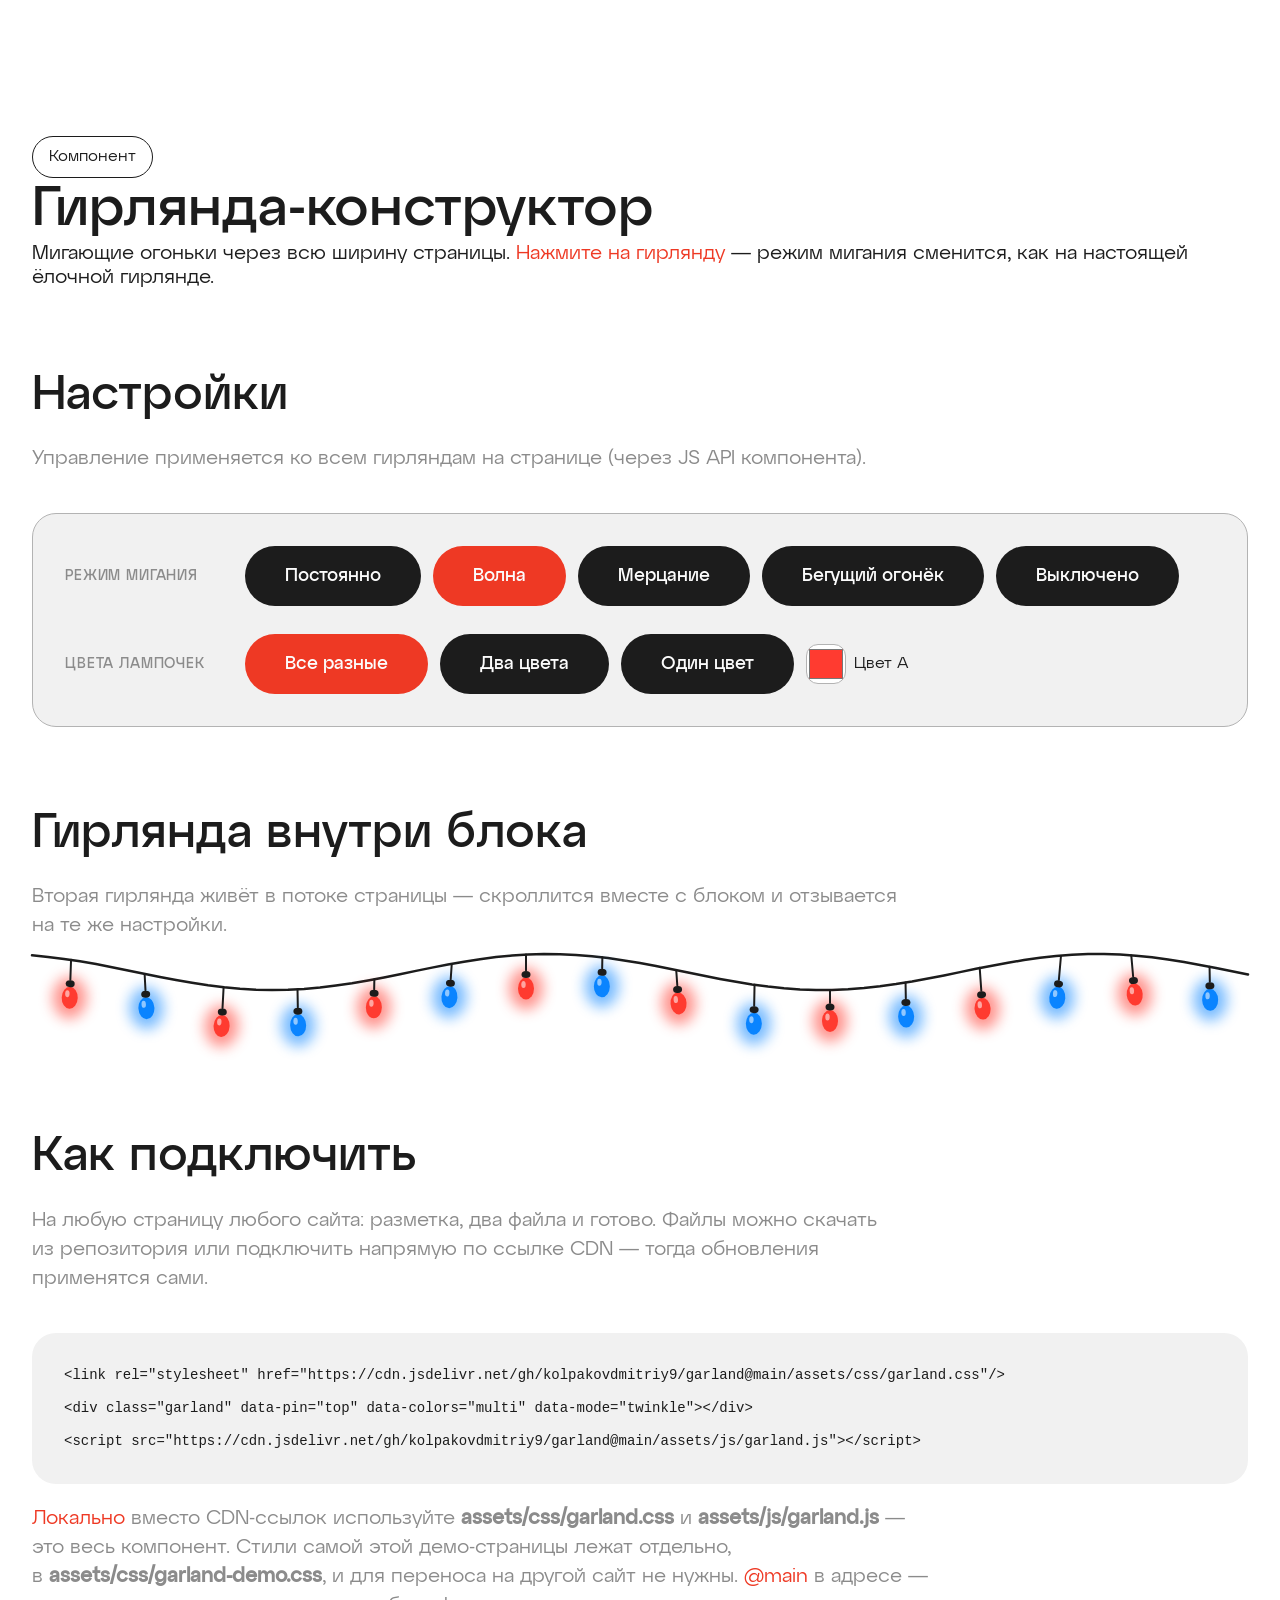
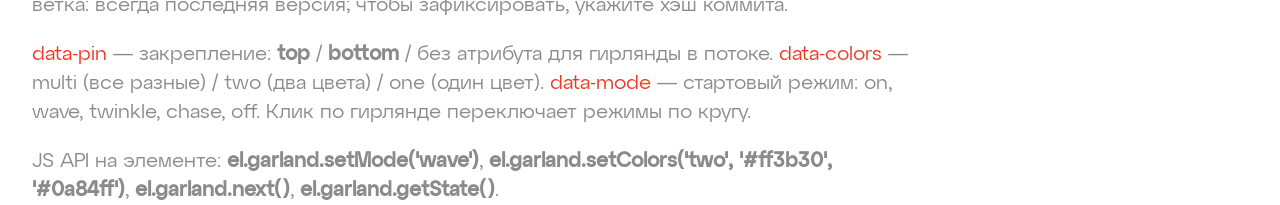
<file: demo.html>
<!DOCTYPE html>
<html lang="ru">
<head>
  <meta charset="utf-8"/>
  <meta name="viewport" content="width=device-width, initial-scale=1"/>
  <title>Гирлянда-конструктор | Вебтех</title>
  <meta name="description" content="Переиспользуемый компонент «гирлянда»: мигающие огоньки через всю ширину страницы, клик переключает режимы мигания, настраиваемые цвета."/>
  <link rel="icon" href="assets/img/favicon.ico" sizes="16x16"/>
  <link rel="stylesheet" href="assets/css/style.css"/>
  <link rel="stylesheet" href="assets/css/garland.css"/>
  <link rel="stylesheet" href="assets/css/garland-demo.css"/>
</head>
<body>

  <!-- ===================== Page ===================== -->
  <div class="page" data-theme="light">
    <main>

      <!-- Hero -->
      <section class="in block gdemo-hero">
        <span class="chip">Компонент</span>
        <h1 class="h1">Гирлянда-конструктор</h1>
        <p class="sub">Мигающие огоньки через всю ширину страницы. <span class="red">Нажмите на&nbsp;гирлянду</span>&nbsp;— режим мигания сменится, как на&nbsp;настоящей ёлочной гирлянде.</p>
      </section>

      <!-- Конструктор -->
      <section class="in block">
        <h2 class="h2">Настройки</h2>
        <p class="intro">Управление применяется ко&nbsp;всем гирляндам на&nbsp;странице (через JS API компонента).</p>
        <div class="gdemo-panel">
          <div class="gdemo-row">
            <span class="gdemo-lbl">Режим мигания</span>
            <div class="gdemo-modes" role="group" aria-label="Режим мигания">
              <button type="button" class="btn line" data-mode="on">Постоянно</button>
              <button type="button" class="btn line" data-mode="wave">Волна</button>
              <button type="button" class="btn red" data-mode="twinkle">Мерцание</button>
              <button type="button" class="btn line" data-mode="chase">Бегущий огонёк</button>
              <button type="button" class="btn line" data-mode="off">Выключено</button>
            </div>
          </div>
          <div class="gdemo-row">
            <span class="gdemo-lbl">Цвета лампочек</span>
            <div class="gdemo-colors" role="group" aria-label="Цветовая схема">
              <button type="button" class="btn red" data-colors="multi">Все разные</button>
              <button type="button" class="btn line" data-colors="two">Два цвета</button>
              <button type="button" class="btn line" data-colors="one">Один цвет</button>
              <label class="gdemo-pick"><input type="color" id="g-color-a" value="#ff3b30"/><span>Цвет&nbsp;А</span></label>
              <label class="gdemo-pick" id="g-pick-b"><input type="color" id="g-color-b" value="#0a84ff"/><span>Цвет&nbsp;Б</span></label>
            </div>
          </div>
        </div>
      </section>

      <!-- Гирлянда в блоке -->
      <section class="in block">
        <h2 class="h2">Гирлянда внутри блока</h2>
        <p class="intro">Вторая гирлянда живёт в&nbsp;потоке страницы&nbsp;— скроллится вместе с&nbsp;блоком и&nbsp;отзывается на&nbsp;те&nbsp;же настройки.</p>
        <div class="garland" data-colors="two" data-mode="wave"></div>
      </section>

      <!-- Как подключить -->
      <section class="in block">
        <h2 class="h2">Как подключить</h2>
        <p class="intro">На&nbsp;любую страницу любого сайта: разметка, два файла и&nbsp;готово. Файлы можно скачать из&nbsp;репозитория или подключить напрямую по&nbsp;ссылке&nbsp;CDN&nbsp;— тогда обновления применятся сами.</p>
        <div class="gdemo-code">
          <code>&lt;link rel="stylesheet" href="https://cdn.jsdelivr.net/gh/kolpakovdmitriy9/garland@main/assets/css/garland.css"/&gt;</code>
          <code>&lt;div class="garland" data-pin="top" data-colors="multi" data-mode="twinkle"&gt;&lt;/div&gt;</code>
          <code>&lt;script src="https://cdn.jsdelivr.net/gh/kolpakovdmitriy9/garland@main/assets/js/garland.js"&gt;&lt;/script&gt;</code>
        </div>
        <p class="intro"><span class="red">Локально</span> вместо CDN-ссылок используйте <b>assets/css/garland.css</b> и&nbsp;<b>assets/js/garland.js</b> — это весь компонент. Стили самой этой демо-страницы лежат отдельно, в&nbsp;<b>assets/css/garland-demo.css</b>, и&nbsp;для переноса на&nbsp;другой сайт не&nbsp;нужны. <span class="red">@main</span> в&nbsp;адресе&nbsp;— ветка: всегда последняя версия; чтобы зафиксировать, укажите хэш коммита.</p>
        <p class="intro"><span class="red">data-pin</span>&nbsp;— закрепление: <b>top</b> / <b>bottom</b> / без атрибута для гирлянды в&nbsp;потоке.
          <span class="red">data-colors</span>&nbsp;— multi (все разные) / two (два цвета) / one (один цвет).
          <span class="red">data-mode</span>&nbsp;— стартовый режим: on, wave, twinkle, chase, off.
          Клик по&nbsp;гирлянде переключает режимы по&nbsp;кругу.</p>
        <p class="intro">JS API на&nbsp;элементе: <b>el.garland.setMode('wave')</b>, <b>el.garland.setColors('two', '#ff3b30', '#0a84ff')</b>, <b>el.garland.next()</b>, <b>el.garland.getState()</b>.</p>
      </section>

    </main>
  </div>

  <script src="assets/js/garland.js"></script>
  <script>
    // Панель-конструктор: управляет всеми гирляндами страницы через API
    (function () {
      var roots = document.querySelectorAll('.garland');
      function each(fn) { roots.forEach(function (r) { if (r.garland) fn(r.garland); }); }

      var modeBtns = document.querySelectorAll('.gdemo-modes [data-mode]');
      var colorBtns = document.querySelectorAll('.gdemo-colors [data-colors]');
      var inputA = document.getElementById('g-color-a');
      var inputB = document.getElementById('g-color-b');
      var pickB = document.getElementById('g-pick-b');

      function mark(btns, key, val) {
        btns.forEach(function (b) {
          var on = b.dataset[key] === val;
          b.classList.toggle('red', on);
          b.classList.toggle('line', !on);
        });
      }

      modeBtns.forEach(function (b) {
        b.addEventListener('click', function () { each(function (g) { g.setMode(b.dataset.mode); }); });
      });
      document.addEventListener('garland:mode', function (e) { mark(modeBtns, 'mode', e.detail.mode); });

      function currentScheme() {
        var active = document.querySelector('.gdemo-colors [data-colors].red');
        return active ? active.dataset.colors : 'multi';
      }
      function applyColors() {
        var scheme = currentScheme();
        pickB.style.display = (scheme === 'two') ? '' : 'none';
        each(function (g) { g.setColors(scheme, inputA.value, inputB.value); });
      }
      colorBtns.forEach(function (b) {
        b.addEventListener('click', function () {
          mark(colorBtns, 'colors', b.dataset.colors);
          applyColors();
        });
      });
      inputA.addEventListener('input', applyColors);
      inputB.addEventListener('input', applyColors);

      // начальная синхронизация панели со стартовым режимом гирлянды
      if (roots[0] && roots[0].garland) mark(modeBtns, 'mode', roots[0].garland.getState().mode);
      mark(colorBtns, 'colors', 'multi');
      pickB.style.display = 'none';
    })();
  </script>
</body>
</html>
</file>
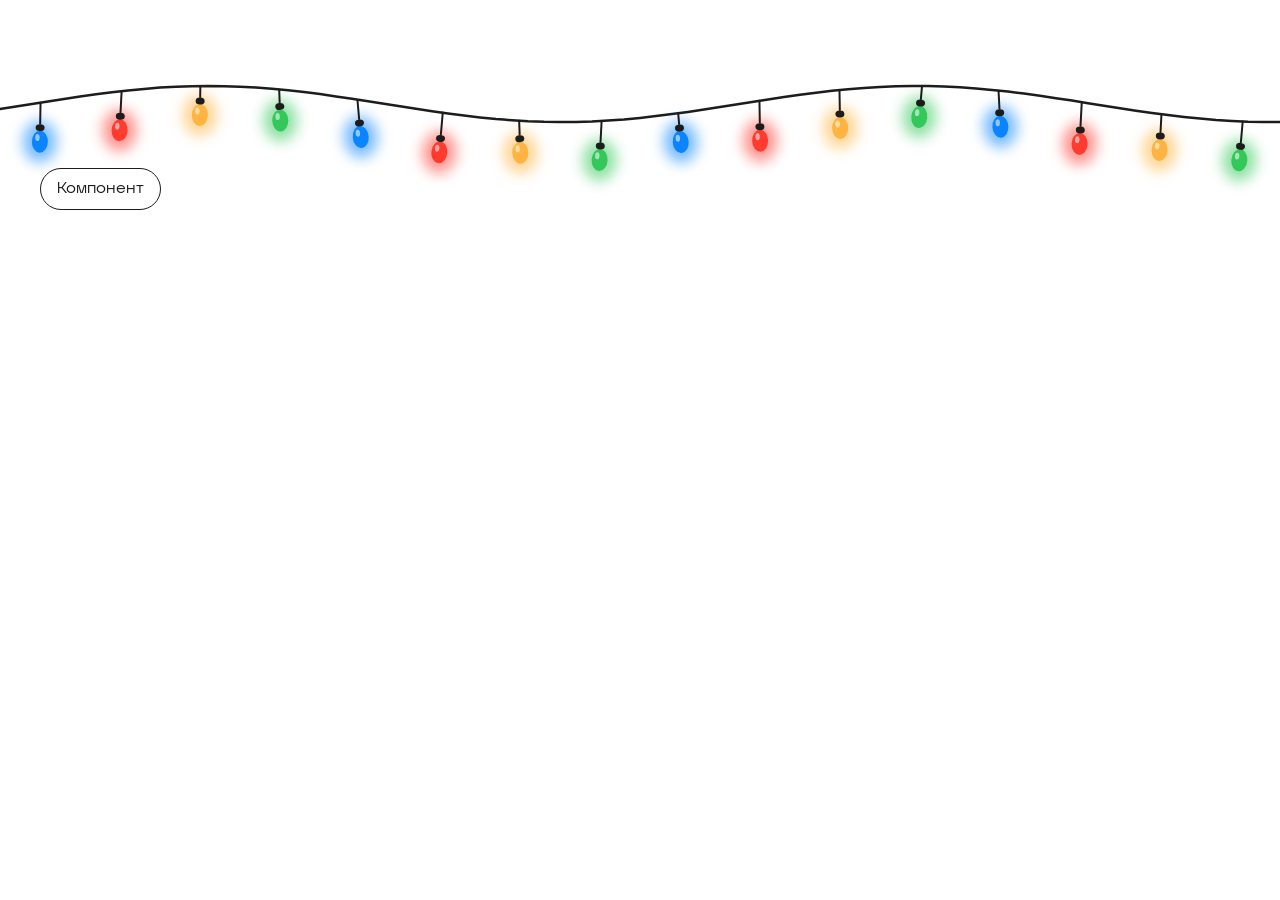
<file: garland-debug.html>
<!DOCTYPE html>
<html lang="ru">
<head>
  <meta charset="utf-8"/>
  <meta name="viewport" content="width=device-width, initial-scale=1"/>
  <title>debug</title>
  <link rel="stylesheet" href="assets/css/style.css"/>
  <link rel="stylesheet" href="assets/css/garland.css"/>
</head>
<body>
  <div class="garland" data-pin="top" data-colors="multi" data-mode="twinkle"></div>
  <div class="page" data-theme="light">
    <main>
      <section class="in block gdemo-hero" id="s"><span class="chip">Компонент</span></section>
    </main>
  </div>
  <script src="assets/js/garland.js"></script>
  <script>
    window.addEventListener('load', function () {
      var page = document.querySelector('.page');
      var s = document.getElementById('s');
      var g = document.querySelector('.garland');
      var pre = document.createElement('pre');
      pre.id = 'dbg';
      pre.style.cssText = 'position:fixed;left:8px;bottom:8px;z-index:999999;background:#fff;border:2px solid red;padding:12px;font:14px monospace;color:#000';
      function cs(el, prop) { return getComputedStyle(el)[prop]; }
      pre.textContent = [
        'innerWidth=' + window.innerWidth,
        'docScrollWidth=' + document.documentElement.scrollWidth,
        'm768=' + matchMedia('(min-width:768px)').matches,
        'm1440=' + matchMedia('(min-width:1440px)').matches,
        'page.padTop=' + cs(page, 'paddingTop'),
        'page.gap=' + cs(page).getPropertyValue('--gap'),
        'sec.padTop=' + cs(s, 'paddingTop'),
        'sec.rectTop=' + Math.round(s.getBoundingClientRect().top),
        'garland.top=' + cs(g, 'top'),
        'garland.pos=' + cs(g, 'position'),
        'garland.rectH=' + Math.round(g.getBoundingClientRect().height),
        'garland.svgH=' + (g.querySelector('svg') ? Math.round(g.querySelector('svg').getBoundingClientRect().height) : 'none'),
        'chip.rectTop=' + Math.round(document.querySelector('.chip').getBoundingClientRect().top)
      ].join('\n');
      document.body.appendChild(pre);
    });
  </script>
</body>
</html>
</file>
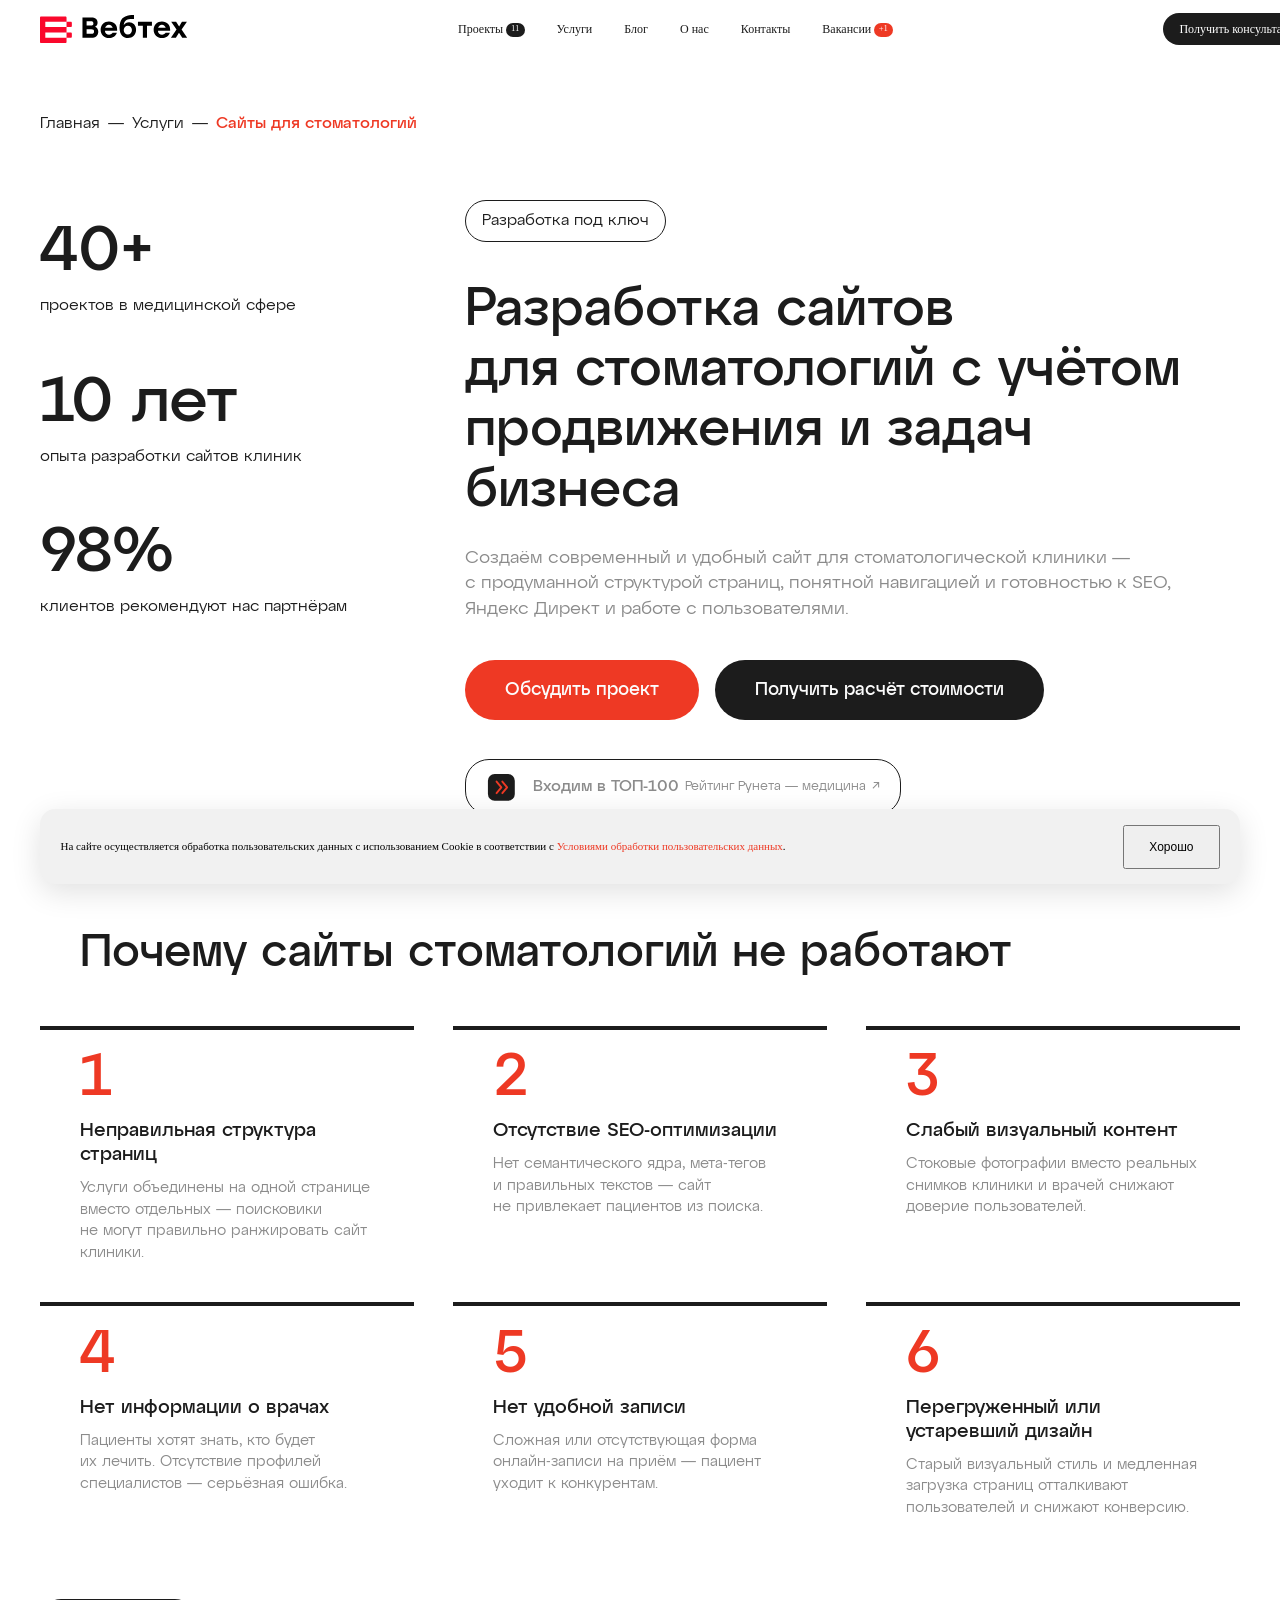
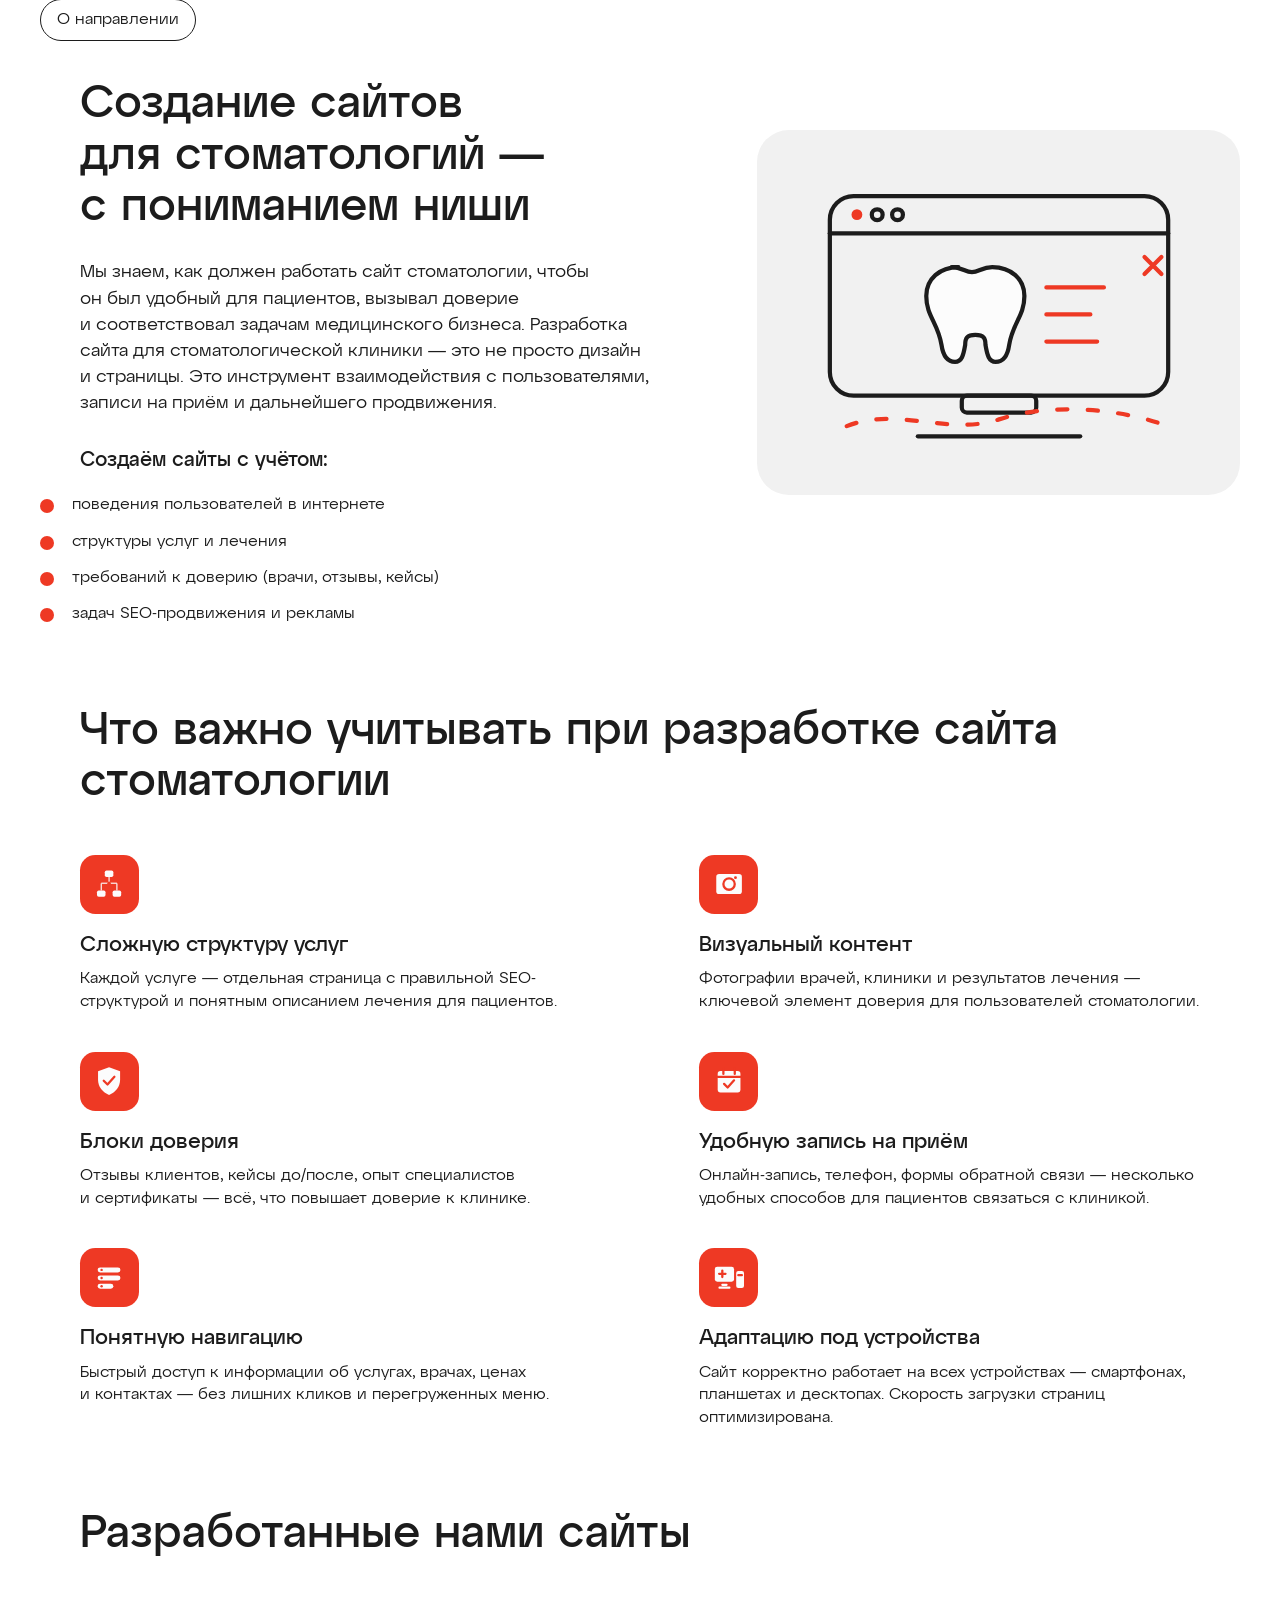
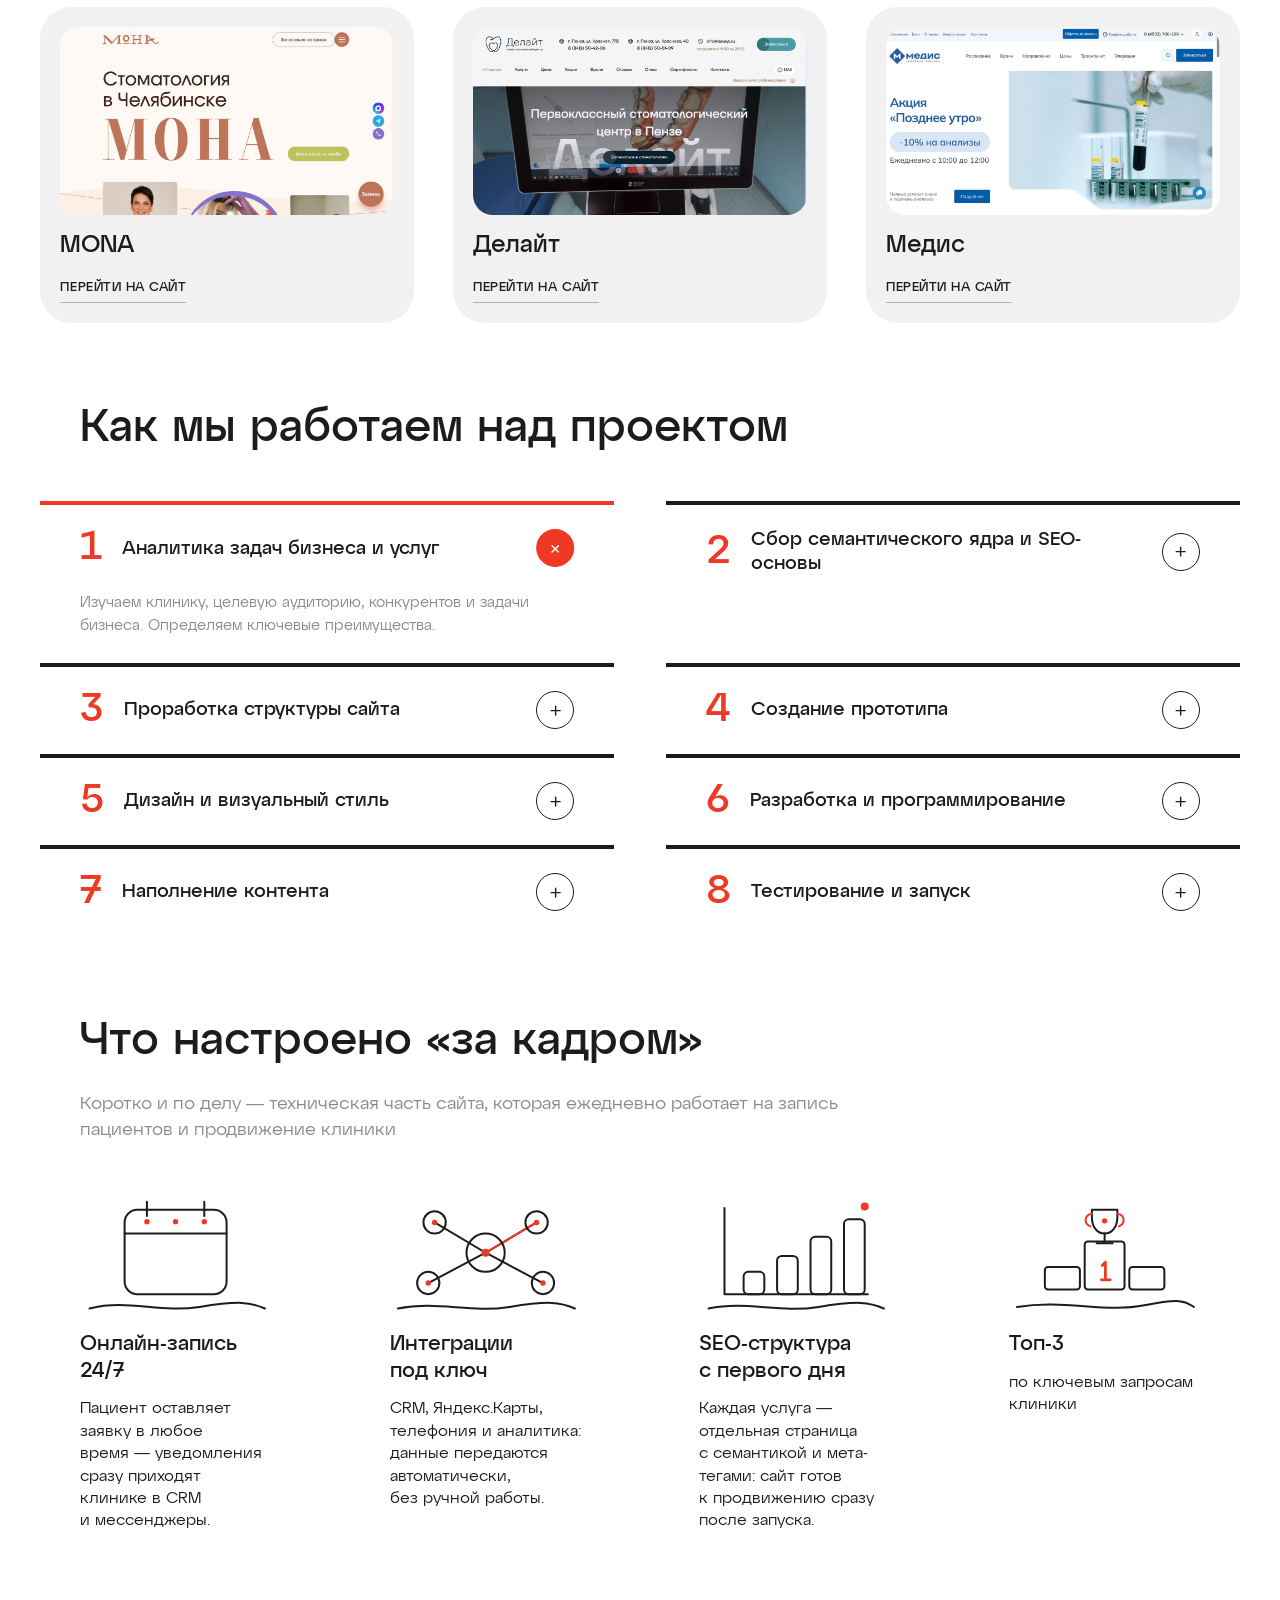
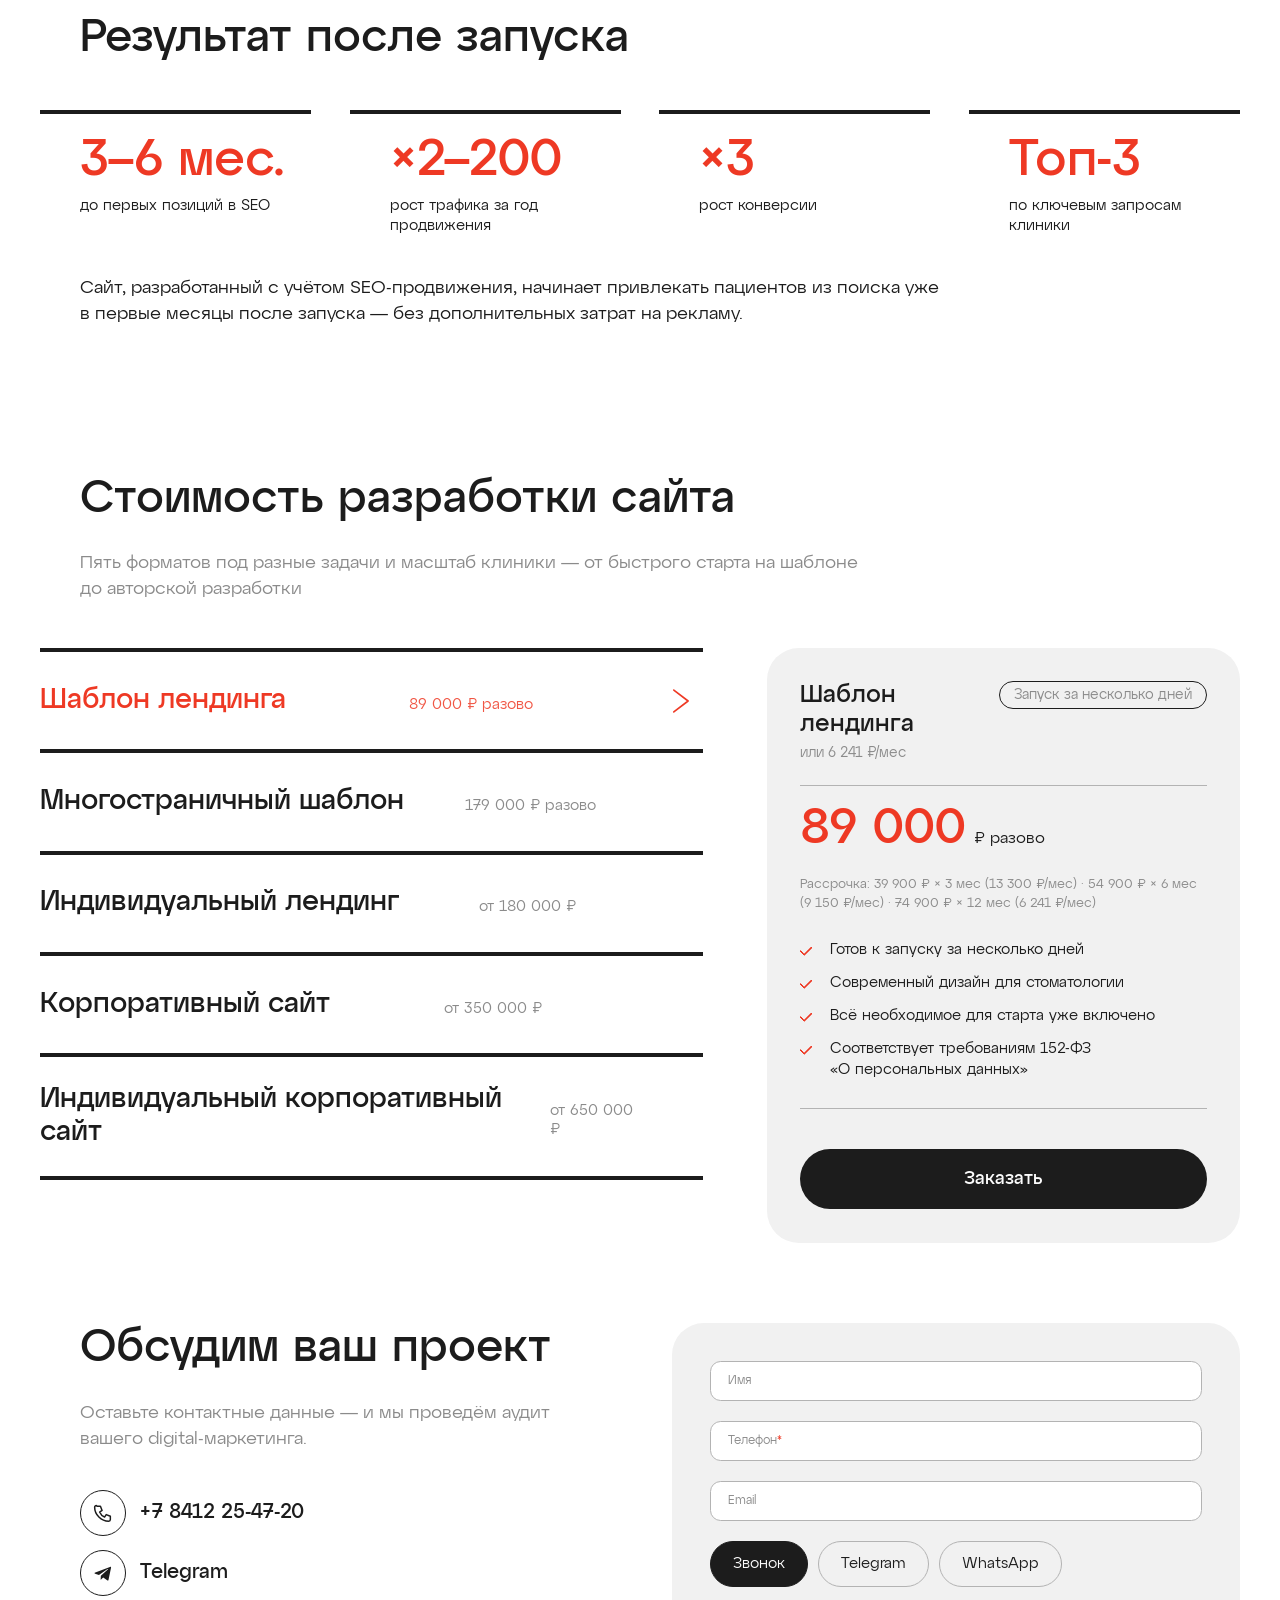
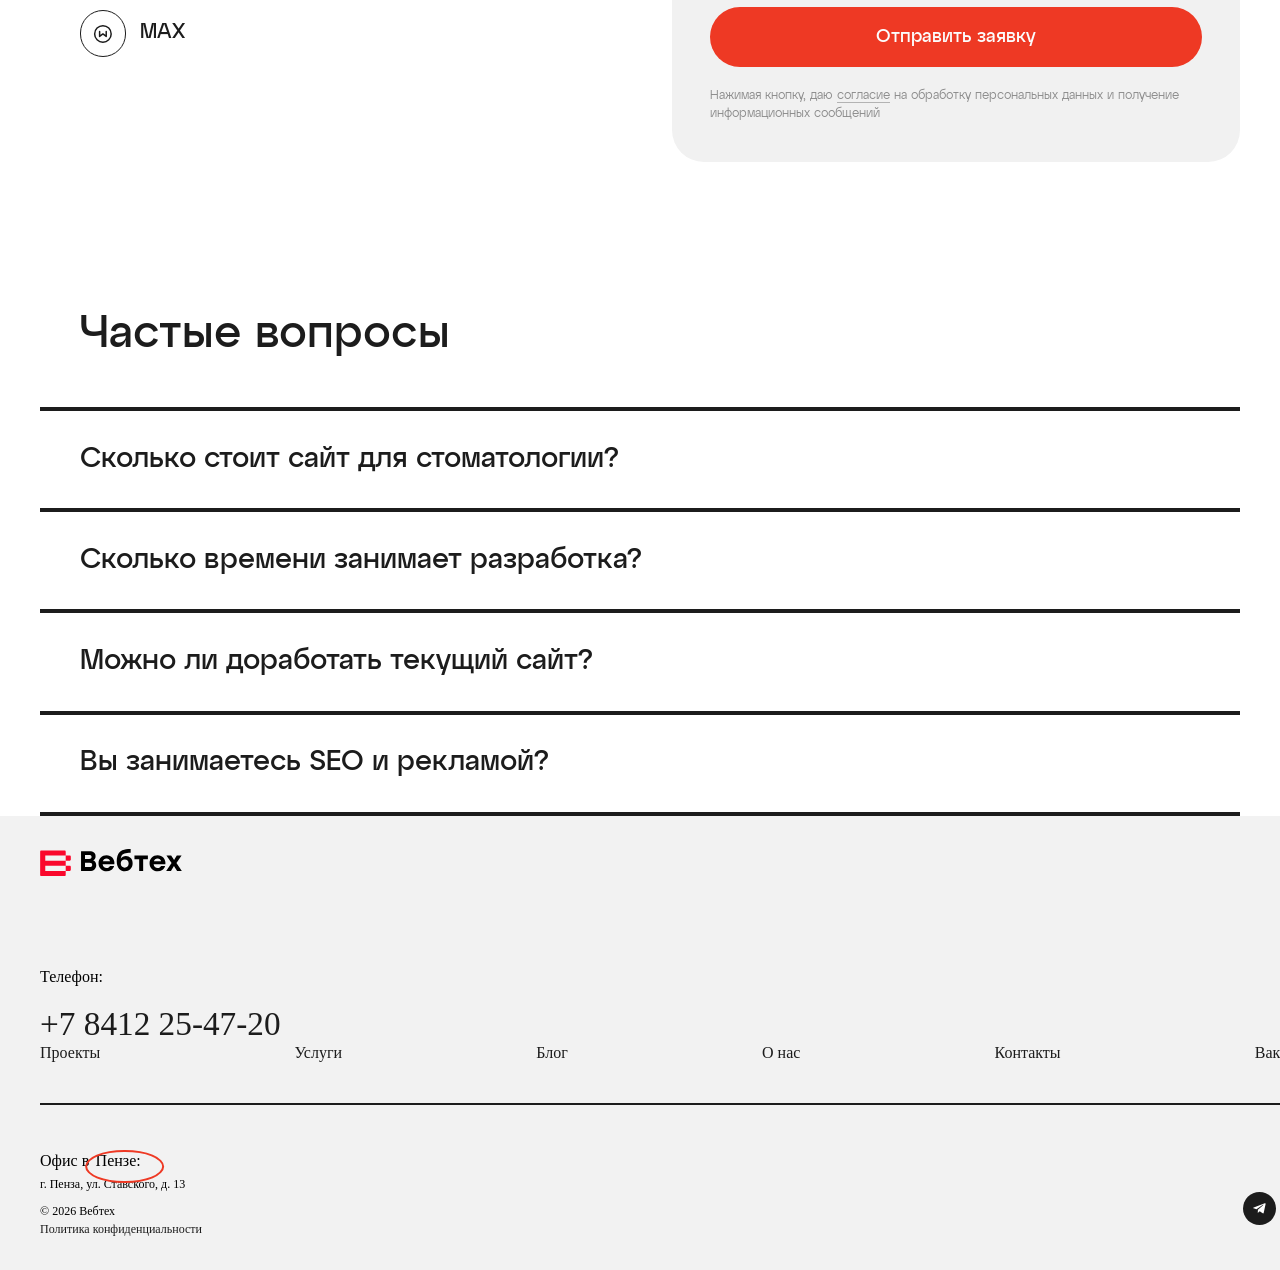
<file: stomatologii.html>
<!DOCTYPE html>
<html lang="ru">
<head>
  <meta charset="utf-8"/>
  <meta name="viewport" content="width=device-width, initial-scale=1"/>
  <title>Разработка сайтов для стоматологий под ключ | Вебтех</title>
  <meta name="description" content="Создаём сайты для стоматологических клиник: продуманная структура услуг, SEO-основа, онлайн-запись и интеграции. Помогаем привлекать пациентов из поиска и рекламы."/>
  <link rel="icon" href="assets/img/favicon.ico" sizes="16x16"/>
  <link rel="stylesheet" href="assets/css/style.css"/>
  <link rel="stylesheet" href="assets/css/dental.css"/>
</head>
<body>

  <!-- ===================== Header ===================== -->
  <header class="header" data-header="default" data-page="other">
    <div class="container">
      <div class="row row_align-center row_space-between">
        <div class="header_logo">
          <a href="/" aria-label="Вебтех">
            <svg viewBox="66.53 61.1 616.68 117.18" fill="none" xmlns="http://www.w3.org/2000/svg" role="img" aria-label="Вебтех">
              <path fill="#FA082C" d="M88.77 89.32c29.66,0 59.31,0 88.96,0l0 22.24c-29.65,0 -59.3,0 -88.96,0l0 -22.24zm88.96 84.52l0 -17.8 17.79 0c2.45,0 4.45,-1.99 4.45,-4.44l0 -13.35c0,-2.45 -2,-4.45 -4.45,-4.45l-17.79 0 0 -22.24 17.79 0c2.45,0 4.45,-1.99 4.45,-4.44l0 -13.35c0,-2.45 -2,-4.45 -4.45,-4.45l-17.79 0 0 -17.79c0,-2.45 -2,-4.45 -4.45,-4.45 -34.1,0 -68.2,0 -102.3,0 -2.45,0 -4.45,2 -4.45,4.45 0,34.1 0,68.21 0,102.31 0,2.45 2,4.44 4.45,4.44 34.1,0 68.2,0 102.3,0 2.45,0 4.45,-1.99 4.45,-4.44zm0 -17.8c-29.65,0 -59.3,0 -88.96,0l0 -22.24c29.66,0 59.31,0 88.96,0l0 22.24z"></path>
              <path fill="#000" d="M297.17 110.3c4.45,1.45 7.81,4.06 10.08,7.83 2.27,3.77 3.4,8.24 3.4,13.42 0,7.7 -2.57,13.71 -7.71,18.04 -5.14,4.33 -12.13,6.5 -20.95,6.5l-37.54 0 0 -85.03 37.29 0c8.02,0 14.36,1.9 19.01,5.71 4.66,3.81 6.99,9.27 6.99,16.4 0,7.85 -3.52,13.56 -10.57,17.13zm-6.92 -14.22c0,-3.07 -0.87,-5.26 -2.62,-6.56 -1.74,-1.29 -4.47,-1.94 -8.2,-1.94l-17.61 0 0 17.13 18.1 0c6.88,0 10.33,-2.88 10.33,-8.63zm-8.63 43.49c4.21,0 7.17,-0.81 8.87,-2.43 1.7,-1.62 2.55,-3.97 2.55,-7.05 0,-3.23 -0.85,-5.62 -2.55,-7.16 -1.7,-1.54 -4.7,-2.31 -8.99,-2.31l-19.68 0 0 18.95 19.8 0zm73.86 -51.75c10.93,0 19.58,3.77 25.93,11.3 6.36,7.53 9.09,16.88 8.2,28.06l-51.26 0c0.57,5.18 2.43,9.15 5.59,11.9 3.16,2.76 7.08,4.13 11.78,4.13 3.4,0 6.44,-0.74 9.11,-2.24 2.67,-1.5 4.58,-3.55 5.71,-6.14l17.98 0c-2.35,7.53 -6.48,13.2 -12.39,17.01 -5.91,3.8 -12.68,5.71 -20.29,5.71 -10.36,0 -18.83,-3.28 -25.39,-9.84 -6.56,-6.56 -9.84,-14.86 -9.84,-24.9 0,-10.05 3.28,-18.39 9.84,-25.03 6.56,-6.64 14.9,-9.96 25.03,-9.96zm-0.12 14.34c-4.13,0 -7.58,1.11 -10.33,3.34 -2.75,2.22 -4.7,5.2 -5.83,8.93l31.95 0c-0.97,-3.73 -2.84,-6.71 -5.59,-8.93 -2.75,-2.23 -6.15,-3.34 -10.2,-3.34zm84.18 -10.82c8.42,0 15.44,2.96 21.07,8.87 5.63,5.91 8.44,13.61 8.44,23.08 0,10.21 -3.21,18.47 -9.65,24.78 -6.44,6.32 -14.52,9.48 -24.24,9.48 -4.77,0 -9.23,-0.81 -13.36,-2.43 -4.13,-1.62 -7.85,-4.09 -11.17,-7.41 -3.32,-3.32 -5.96,-7.8 -7.9,-13.42 -1.94,-5.63 -2.91,-12.13 -2.91,-19.5 0,-8.99 1.01,-16.74 3.03,-23.26 2.03,-6.52 4.7,-11.72 8.02,-15.61 3.32,-3.89 7.67,-6.95 13.06,-9.17 5.38,-2.23 10.89,-3.73 16.52,-4.5 5.63,-0.77 12.29,-1.15 19.98,-1.15l0 16.28c-5.99,0 -11.05,0.18 -15.18,0.54 -4.13,0.37 -8,1.1 -11.6,2.19 -3.61,1.09 -6.48,2.59 -8.63,4.49 -2.14,1.91 -3.87,4.4 -5.16,7.47 -1.3,3.08 -2.11,6.85 -2.43,11.3 2.19,-3.89 5.24,-6.86 9.17,-8.93 3.93,-2.06 8.24,-3.1 12.94,-3.1zm-5.11 51.27c4.94,0 9.06,-1.68 12.33,-5.04 3.28,-3.36 4.92,-7.8 4.92,-13.31 0,-5.42 -1.6,-9.79 -4.79,-13.12 -3.2,-3.31 -7.23,-4.98 -12.09,-4.98 -4.94,0 -9.09,1.69 -12.45,5.05 -3.36,3.36 -5.04,7.71 -5.04,13.05 0,5.51 1.64,9.95 4.92,13.31 3.28,3.36 7.35,5.04 12.2,5.04zm101.07 -53.33l0 16.4 -20.65 0 0 50.41 -17.37 0 0 -50.41 -20.53 0 0 -16.4 37.9 0 20.65 0zm42.03 -1.46c10.93,0 19.58,3.77 25.94,11.3 6.35,7.53 9.09,16.88 8.2,28.06l-51.27 0c0.57,5.18 2.43,9.15 5.59,11.9 3.16,2.76 7.09,4.13 11.78,4.13 3.41,0 6.44,-0.74 9.11,-2.24 2.68,-1.5 4.58,-3.55 5.71,-6.14l17.98 0c-2.35,7.53 -6.48,13.2 -12.39,17.01 -5.91,3.8 -12.67,5.71 -20.28,5.71 -10.37,0 -18.83,-3.28 -25.39,-9.84 -6.56,-6.56 -9.84,-14.86 -9.84,-24.9 0,-10.05 3.28,-18.39 9.84,-25.03 6.56,-6.64 14.9,-9.96 25.02,-9.96zm-0.12 14.34c-4.13,0 -7.57,1.11 -10.33,3.34 -2.75,2.22 -4.69,5.2 -5.83,8.93l31.95 0c-0.97,-3.73 -2.83,-6.71 -5.59,-8.93 -2.75,-2.23 -6.15,-3.34 -10.2,-3.34zm105.8 53.93l-20.65 0 -13.72 -21.01 -13 21.01 -20.89 0 23.56 -34.5 -22.35 -32.31 20.65 0 12.63 19.56 11.79 -19.56 20.89 0 -22.35 32.8 23.44 34.01z"></path>
            </svg>
          </a>
        </div>
        <nav class="header_menu header_menu_desktop">
          <ul>
            <li><a href="/projects">Проекты<span class="header_label header_label_project">11</span></a></li>
            <li><a href="/services">Услуги</a></li>
            <li><a href="/blog">Блог</a></li>
            <li><a href="/about">О нас</a></li>
            <li><a href="/contacts">Контакты</a></li>
            <li><a href="/vacancy">Вакансии<span class="header_label header_label_vacancy">+1</span></a></li>
          </ul>
        </nav>
        <div class="header_handle">
          <button type="button" class="button" data-size="small" data-popup-open>Получить консультацию</button>
          <button class="header_toggle" aria-label="Меню"><span></span><span></span><span></span></button>
        </div>
      </div>
    </div>
  </header>

  <!-- Mobile menu -->
  <div class="header_mobile">
    <div class="header_overlay"></div>
    <div class="header_mobile_menu">
      <nav class="header_menu">
        <ul>
          <li><a href="/projects">Проекты<span class="header_label header_label_project">11</span></a></li>
          <li><a href="/services">Услуги</a></li>
          <li><a href="/blog">Блог</a></li>
          <li><a href="/about">О нас</a></li>
          <li><a href="/contacts">Контакты</a></li>
          <li><a href="/vacancy">Вакансии<span class="header_label header_label_vacancy">+1</span></a></li>
          <li class="header_mobileCta"><button type="button" class="button" data-popup-open>Получить консультацию</button></li>
        </ul>
      </nav>
    </div>
  </div>

  <!-- ===================== Popup ===================== -->
  <div class="popup_wrap" data-opened="no" id="popup">
    <div class="popup_overflow" data-popup-close></div>
    <div class="popup_modal">
      <button class="popup_modal_close" data-popup-close aria-label="Закрыть">
        <svg width="24" height="24" viewBox="0 0 24 24" fill="none" xmlns="http://www.w3.org/2000/svg"><path fill-rule="evenodd" clip-rule="evenodd" d="M10.887 12.025L0 1.11094L1.05934 0.0489674L11.9463 10.963L22.8333 0.0489674L23.8927 1.11094L13.0057 12.025L23.8917 22.938L22.8323 24L11.9463 13.087L1.06034 24L0.000999133 22.938L10.887 12.025Z" fill="#1C1C1C"></path></svg>
      </button>
      <div class="popup_modal_header">
        <h3>Получить консультацию</h3>
        <p>Введите данные, и мы вам перезвоним в ближайшее время</p>
      </div>
      <div class="popup_form">
        <form data-lead-form>
          <div class="input_block">
            <div class="input_field"><input type="text" placeholder=" " name="name"/><span class="input_label">Имя</span></div>
          </div>
          <div class="input_block">
            <div class="input_field"><input type="tel" placeholder=" " required name="phone"/><span class="input_label">Телефон<span class="required">*</span></span></div>
          </div>
          <div class="input_block">
            <div class="input_field"><input type="email" placeholder=" " name="email"/><span class="input_label">Почта</span></div>
          </div>
          <div><button class="button button_form button_red" type="submit">Отправить</button></div>
          <div class="checkbox_default">
            <label>
              <input type="checkbox" name="agree" checked/>
              <span></span>
              Даю <a href="/policy/" target="_blank">согласие</a> на обработку персональных данных и соглашаюсь с <a href="/policy/" target="_blank">политикой конфиденциальности</a>
            </label>
          </div>
        </form>
      </div>
    </div>
  </div>

  <!-- ===================== Page ===================== -->
  <div class="page" data-theme="light">
    <main>

      <!-- Hero -->
      <section class="in hsec">
        <div class="crumbs">
          <span><a href="/">Главная</a></span><span>—</span>
          <span><a href="/services">Услуги</a></span><span>—</span>
          <b>Сайты для стоматологий</b>
        </div>
        <div class="hero">
          <div class="stats">
            <div class="stat"><b><span class="v" data-count="40">40</span>+</b><span>проектов в&nbsp;медицинской сфере</span></div>
            <div class="stat"><b><span class="v" data-count="10">10</span>&nbsp;лет</b><span>опыта разработки сайтов клиник</span></div>
            <div class="stat"><b><span class="v" data-count="98">98</span>%</b><span>клиентов рекомендуют нас партнёрам</span></div>
          </div>
          <div class="hero-r">
            <span class="chip">Разработка под&nbsp;ключ</span>
            <h1 class="h1">Разработка сайтов для&nbsp;стоматологий с&nbsp;учётом продвижения и&nbsp;задач бизнеса</h1>
            <p class="sub">Создаём современный и&nbsp;удобный сайт для&nbsp;стоматологической клиники&nbsp;— с&nbsp;продуманной структурой страниц, понятной навигацией и&nbsp;готовностью к&nbsp;SEO, Яндекс&nbsp;Директ и&nbsp;работе с&nbsp;пользователями.</p>
            <div class="btns">
              <button type="button" class="btn red" data-popup-open>Обсудить проект</button>
              <a class="btn line" href="#prices">Получить расчёт стоимости</a>
            </div>
            <a class="rating" href="https://ratingruneta.ru/medicine/" target="_blank" rel="noopener">
              <svg viewBox="0 0 64 64" aria-hidden="true"><rect x="4" y="4" width="56" height="56" rx="14" fill="#1c1c1c"/><path d="M22 20l10 12-10 12M34 20l10 12-10 12" stroke="#ee3924" stroke-width="4" stroke-linecap="round" stroke-linejoin="round" fill="none"/></svg>
              <span class="r-t"><b>Входим в&nbsp;ТОП-100</b><span>Рейтинг Рунета&nbsp;— медицина <i>&#8599;</i></span></span>
            </a>
          </div>
        </div>
      </section>

      <!-- Проблемы -->
      <section class="in block">
        <h2 class="h2 reveal">Почему сайты стоматологий не&nbsp;работают</h2>
        <div class="nums">
          <div class="num reveal"><b>1</b><span class="ttl">Неправильная структура страниц</span><p>Услуги объединены на&nbsp;одной странице вместо отдельных&nbsp;— поисковики не&nbsp;могут правильно ранжировать сайт клиники.</p></div>
          <div class="num reveal" style="--rd:.08s"><b>2</b><span class="ttl">Отсутствие SEO-оптимизации</span><p>Нет семантического ядра, мета-тегов и&nbsp;правильных текстов&nbsp;— сайт не&nbsp;привлекает пациентов из&nbsp;поиска.</p></div>
          <div class="num reveal" style="--rd:.16s"><b>3</b><span class="ttl">Слабый визуальный контент</span><p>Стоковые фотографии вместо реальных снимков клиники и&nbsp;врачей снижают доверие пользователей.</p></div>
          <div class="num reveal"><b>4</b><span class="ttl">Нет информации о&nbsp;врачах</span><p>Пациенты хотят знать, кто будет их&nbsp;лечить. Отсутствие профилей специалистов&nbsp;— серьёзная ошибка.</p></div>
          <div class="num reveal" style="--rd:.08s"><b>5</b><span class="ttl">Нет удобной записи</span><p>Сложная или отсутствующая форма онлайн-записи на&nbsp;приём&nbsp;— пациент уходит к&nbsp;конкурентам.</p></div>
          <div class="num reveal" style="--rd:.16s"><b>6</b><span class="ttl">Перегруженный или устаревший дизайн</span><p>Старый визуальный стиль и&nbsp;медленная загрузка страниц отталкивают пользователей и&nbsp;снижают конверсию.</p></div>
        </div>
      </section>

      <!-- О направлении -->
      <section class="in block">
        <div class="about">
          <div class="txt">
            <span class="chip reveal">О&nbsp;направлении</span>
            <h2 class="h2 reveal" style="margin-top:clamp(24px,3vw,60px)">Создание сайтов для&nbsp;стоматологий&nbsp;— с&nbsp;пониманием ниши</h2>
            <p class="d reveal">Мы&nbsp;знаем, как&nbsp;должен работать сайт стоматологии, чтобы он&nbsp;был удобный для&nbsp;пациентов, вызывал доверие и&nbsp;соответствовал задачам медицинского бизнеса. Разработка сайта для&nbsp;стоматологической клиники&nbsp;— это не&nbsp;просто дизайн и&nbsp;страницы. Это инструмент взаимодействия с&nbsp;пользователями, записи на&nbsp;приём и&nbsp;дальнейшего продвижения.</p>
            <p class="lead2 reveal">Создаём сайты с&nbsp;учётом:</p>
            <ul class="ticks">
              <li class="reveal">поведения пользователей в&nbsp;интернете</li>
              <li class="reveal" style="--rd:.08s">структуры услуг и&nbsp;лечения</li>
              <li class="reveal" style="--rd:.16s">требований к&nbsp;доверию (врачи, отзывы, кейсы)</li>
              <li class="reveal" style="--rd:.24s">задач SEO-продвижения и&nbsp;рекламы</li>
            </ul>
          </div>
          <div class="illus reveal" style="--rd:.1s" aria-hidden="true">
            <svg viewBox="0 0 240 170">
              <rect class="ln" x="20" y="16" width="200" height="118" rx="14"></rect>
              <path class="ln" d="M20 38 H220"></path>
              <circle class="dot" cx="36" cy="27" r="3.2"></circle>
              <circle class="ln" cx="48" cy="27" r="3.2"></circle>
              <circle class="ln" cx="60" cy="27" r="3.2"></circle>
              <path class="w" d="M96 58c-11 0-19 7-19 17 0 12 7 16 9 29 1 7 4 10 8 10s5-4 6-10c0-4 1-6 6-6s6 2 6 6c1 6 2 10 6 10s7-3 8-10c2-13 9-17 9-29 0-10-8-17-19-17-6 0-8 3-12 3s-6-3-12-3z"></path>
              <path class="ln" d="M96 58c-11 0-19 7-19 17 0 12 7 16 9 29 1 7 4 10 8 10s5-4 6-10c0-4 1-6 6-6s6 2 6 6c1 6 2 10 6 10s7-3 8-10c2-13 9-17 9-29 0-10-8-17-19-17-6 0-8 3-12 3s-6-3-12-3z"></path>
              <path class="rd" d="M148 70h34M148 86h26M148 102h30"></path>
              <rect class="ln" x="98" y="134" width="44" height="10" rx="3"></rect>
              <path class="ln" d="M72 158h96"></path>
              <path class="rd flow" d="M30 152 C 60 140 90 158 120 148 S 190 142 214 150"></path>
              <path class="rd" d="M206 52l10 10M216 52l-10 10"></path>
            </svg>
          </div>
        </div>
      </section>

      <!-- Что важно учесть -->
      <section class="in block">
        <h2 class="h2 reveal">Что важно учитывать при&nbsp;разработке сайта стоматологии</h2>
        <div class="cols c2" style="margin-top:var(--hgap)">
          <div class="col reveal">
            <span class="ib"><svg viewBox="0 0 48 48" aria-hidden="true"><rect class="w" x="18" y="5" width="12" height="9" rx="2.5"></rect><rect class="w" x="7" y="33" width="12" height="9" rx="2.5"></rect><rect class="w" x="29" y="33" width="12" height="9" rx="2.5"></rect><rect class="w" x="23.2" y="14" width="1.6" height="9"></rect><rect class="w" x="13" y="22" width="22" height="1.6"></rect><rect class="w" x="12.2" y="23" width="1.6" height="10"></rect><rect class="w" x="34.2" y="23" width="1.6" height="10"></rect><circle class="rf" cx="24" cy="22.8" r="2.4"></circle></svg></span>
            <h3 class="ttl">Сложную структуру услуг</h3>
            <p>Каждой услуге&nbsp;— отдельная страница с&nbsp;правильной SEO-структурой и&nbsp;понятным описанием лечения для&nbsp;пациентов.</p>
          </div>
          <div class="col reveal" style="--rd:.08s">
            <span class="ib"><svg viewBox="0 0 48 48" aria-hidden="true"><rect class="w" x="6" y="10" width="36" height="28" rx="4"></rect><circle class="r" cx="24" cy="24" r="8"></circle><circle class="rf" cx="33" cy="15" r="2"></circle></svg></span>
            <h3 class="ttl">Визуальный контент</h3>
            <p>Фотографии врачей, клиники и&nbsp;результатов лечения&nbsp;— ключевой элемент доверия для&nbsp;пользователей стоматологии.</p>
          </div>
          <div class="col reveal" style="--rd:.16s">
            <span class="ib"><svg viewBox="0 0 48 48" aria-hidden="true"><path class="w" d="M24 4.5l15.5 5.6v12.1c0 9.8-6.4 17.8-15.5 21.3C14.9 40 8.5 32 8.5 22.2V10.1L24 4.5z"></path><path class="r" d="M16.5 23.5l5.3 5.3 9.7-10.8"></path></svg></span>
            <h3 class="ttl">Блоки доверия</h3>
            <p>Отзывы клиентов, кейсы до/после, опыт специалистов и&nbsp;сертификаты&nbsp;— всё, что повышает доверие к&nbsp;клинике.</p>
          </div>
          <div class="col reveal">
            <span class="ib"><svg viewBox="0 0 48 48" aria-hidden="true"><rect class="w" x="8" y="10" width="32" height="30" rx="4"></rect><path class="r" d="M8 18h32M16 6v8M32 6v8"></path><path class="r" d="M17 28l5 5 9-10"></path></svg></span>
            <h3 class="ttl">Удобную запись на&nbsp;приём</h3>
            <p>Онлайн-запись, телефон, формы обратной связи&nbsp;— несколько удобных способов для&nbsp;пациентов связаться с&nbsp;клиникой.</p>
          </div>
          <div class="col reveal" style="--rd:.08s">
            <span class="ib"><svg viewBox="0 0 48 48" aria-hidden="true"><rect class="w" x="8" y="9" width="32" height="7" rx="3.5"></rect><rect class="w" x="8" y="20.5" width="32" height="7" rx="3.5"></rect><rect class="w" x="8" y="32" width="22" height="7" rx="3.5"></rect><circle class="rf" cx="13.5" cy="12.5" r="1.7"></circle><circle class="rf" cx="13.5" cy="24" r="1.7"></circle><circle class="rf" cx="13.5" cy="35.5" r="1.7"></circle></svg></span>
            <h3 class="ttl">Понятную навигацию</h3>
            <p>Быстрый доступ к&nbsp;информации об&nbsp;услугах, врачах, ценах и&nbsp;контактах&nbsp;— без&nbsp;лишних кликов и&nbsp;перегруженных меню.</p>
          </div>
          <div class="col reveal" style="--rd:.16s">
            <span class="ib"><svg viewBox="0 0 48 48" aria-hidden="true"><rect class="w" x="4" y="8" width="27" height="21" rx="3.5"></rect><rect class="w" x="13" y="32" width="9" height="3" rx="1.5"></rect><rect class="w" x="9" y="36" width="17" height="3" rx="1.5"></rect><rect class="w" x="34" y="14" width="11" height="24" rx="3"></rect><path class="r" d="M10 18h9M14.5 13.5v9"></path><path class="r" d="M37 20h5"></path></svg></span>
            <h3 class="ttl">Адаптацию под&nbsp;устройства</h3>
            <p>Сайт корректно работает на&nbsp;всех устройствах&nbsp;— смартфонах, планшетах и&nbsp;десктопах. Скорость загрузки страниц оптимизирована.</p>
          </div>
        </div>
      </section>

      <!-- Кейсы -->
      <section class="in block" id="cases">
        <h2 class="h2 reveal">Разработанные нами сайты</h2>
        <div class="sites">
          <a class="site reveal" href="https://mona.clinic/" target="_blank" rel="noopener">
            <span class="shot">
              <img src="assets/img/cases/mona.jpg" alt="Сайт стоматологии MONA в Челябинске" loading="lazy"/>
              <span class="go" aria-hidden="true"><svg viewBox="0 0 42 52" fill="none" stroke="currentColor" stroke-width="4" stroke-linecap="round" stroke-linejoin="round"><path d="M8 3l30 23L8 49"></path></svg></span>
            </span>
            <span class="nm">MONA</span>
            <span class="lk">Перейти на&nbsp;сайт</span>
          </a>
          <a class="site reveal" style="--rd:.1s" href="https://delayt.ru/" target="_blank" rel="noopener">
            <span class="shot">
              <img src="assets/img/cases/delayt.jpg" alt="Сайт стоматологического центра Делайт в Пензе" loading="lazy"/>
              <span class="go" aria-hidden="true"><svg viewBox="0 0 42 52" fill="none" stroke="currentColor" stroke-width="4" stroke-linecap="round" stroke-linejoin="round"><path d="M8 3l30 23L8 49"></path></svg></span>
            </span>
            <span class="nm">Делайт</span>
            <span class="lk">Перейти на&nbsp;сайт</span>
          </a>
          <a class="site reveal" style="--rd:.2s" href="https://www.ivmedis.ru/" target="_blank" rel="noopener">
            <span class="shot">
              <img src="assets/img/cases/ivmedis.jpg" alt="Сайт семейной клиники Медис в Иваново" loading="lazy"/>
              <span class="go" aria-hidden="true"><svg viewBox="0 0 42 52" fill="none" stroke="currentColor" stroke-width="4" stroke-linecap="round" stroke-linejoin="round"><path d="M8 3l30 23L8 49"></path></svg></span>
            </span>
            <span class="nm">Медис</span>
            <span class="lk">Перейти на&nbsp;сайт</span>
          </a>
        </div>
      </section>

      <!-- Этапы -->
      <section class="in block">
        <h2 class="h2 reveal">Как мы&nbsp;работаем над&nbsp;проектом</h2>
        <div class="proc">
          <div class="pit reveal">
            <button type="button" class="phead" aria-expanded="true">
              <span class="pn">1</span>
              <span class="pt">Аналитика задач бизнеса и&nbsp;услуг</span>
              <span class="pm" aria-hidden="true"><svg viewBox="0 0 24 24" fill="none" stroke="currentColor" stroke-width="2.2" stroke-linecap="round"><path d="M12 5v14M5 12h14"/></svg></span>
            </button>
            <div class="pacc open"><div><p>Изучаем клинику, целевую аудиторию, конкурентов и&nbsp;задачи бизнеса. Определяем ключевые преимущества.</p></div></div>
          </div>
          <div class="pit reveal" style="--rd:.06s">
            <button type="button" class="phead" aria-expanded="false">
              <span class="pn">2</span>
              <span class="pt">Сбор семантического ядра и&nbsp;SEO-основы</span>
              <span class="pm" aria-hidden="true"><svg viewBox="0 0 24 24" fill="none" stroke="currentColor" stroke-width="2.2" stroke-linecap="round"><path d="M12 5v14M5 12h14"/></svg></span>
            </button>
            <div class="pacc"><div><p>Собираем запросы, определяем коммерческую структуру страниц и&nbsp;закладываем SEO-фундамент.</p></div></div>
          </div>
          <div class="pit reveal" style="--rd:.12s">
            <button type="button" class="phead" aria-expanded="false">
              <span class="pn">3</span>
              <span class="pt">Проработка структуры сайта</span>
              <span class="pm" aria-hidden="true"><svg viewBox="0 0 24 24" fill="none" stroke="currentColor" stroke-width="2.2" stroke-linecap="round"><path d="M12 5v14M5 12h14"/></svg></span>
            </button>
            <div class="pacc"><div><p>Главный раздел, услуги лечения, врачи, блог, контакты. Каждой услуге&nbsp;— отдельная страница с&nbsp;учётом SEO.</p></div></div>
          </div>
          <div class="pit reveal" style="--rd:.18s">
            <button type="button" class="phead" aria-expanded="false">
              <span class="pn">4</span>
              <span class="pt">Создание прототипа</span>
              <span class="pm" aria-hidden="true"><svg viewBox="0 0 24 24" fill="none" stroke="currentColor" stroke-width="2.2" stroke-linecap="round"><path d="M12 5v14M5 12h14"/></svg></span>
            </button>
            <div class="pacc"><div><p>Разрабатываем схему расположения блоков и&nbsp;элементов. Согласовываем с&nbsp;клиникой до&nbsp;начала дизайна.</p></div></div>
          </div>
          <div class="pit reveal">
            <button type="button" class="phead" aria-expanded="false">
              <span class="pn">5</span>
              <span class="pt">Дизайн и&nbsp;визуальный стиль</span>
              <span class="pm" aria-hidden="true"><svg viewBox="0 0 24 24" fill="none" stroke="currentColor" stroke-width="2.2" stroke-linecap="round"><path d="M12 5v14M5 12h14"/></svg></span>
            </button>
            <div class="pacc"><div><p>Уникальный визуальный дизайн под&nbsp;стиль клиники. Современный, удобный и&nbsp;красивый&nbsp;— без&nbsp;шаблонов.</p></div></div>
          </div>
          <div class="pit reveal" style="--rd:.06s">
            <button type="button" class="phead" aria-expanded="false">
              <span class="pn">6</span>
              <span class="pt">Разработка и&nbsp;программирование</span>
              <span class="pm" aria-hidden="true"><svg viewBox="0 0 24 24" fill="none" stroke="currentColor" stroke-width="2.2" stroke-linecap="round"><path d="M12 5v14M5 12h14"/></svg></span>
            </button>
            <div class="pacc"><div><p>Надёжная CMS, онлайн-запись пациентов, интеграция с&nbsp;CRM, Яндекс.Картами и&nbsp;мессенджерами.</p></div></div>
          </div>
          <div class="pit reveal" style="--rd:.12s">
            <button type="button" class="phead" aria-expanded="false">
              <span class="pn">7</span>
              <span class="pt">Наполнение контента</span>
              <span class="pm" aria-hidden="true"><svg viewBox="0 0 24 24" fill="none" stroke="currentColor" stroke-width="2.2" stroke-linecap="round"><path d="M12 5v14M5 12h14"/></svg></span>
            </button>
            <div class="pacc"><div><p>Тексты, фотографии врачей, изображения услуг и&nbsp;статьи для&nbsp;блога. Полезные материалы повышают доверие.</p></div></div>
          </div>
          <div class="pit reveal" style="--rd:.18s">
            <button type="button" class="phead" aria-expanded="false">
              <span class="pn">8</span>
              <span class="pt">Тестирование и&nbsp;запуск</span>
              <span class="pm" aria-hidden="true"><svg viewBox="0 0 24 24" fill="none" stroke="currentColor" stroke-width="2.2" stroke-linecap="round"><path d="M12 5v14M5 12h14"/></svg></span>
            </button>
            <div class="pacc"><div><p>Проверяем страницы, формы записи и&nbsp;адаптацию на&nbsp;устройствах. Настраиваем хостинг, аналитику и&nbsp;передаём управление.</p></div></div>
          </div>
        </div>
      </section>

      <!-- За кадром -->
      <section class="in block">
        <h2 class="h2 reveal">Что настроено «за&nbsp;кадром»</h2>
        <p class="intro reveal">Коротко и&nbsp;по&nbsp;делу&nbsp;— техническая часть сайта, которая ежедневно работает на&nbsp;запись пациентов и&nbsp;продвижение клиники</p>
        <div class="care">
          <div class="it reveal">
            <svg viewBox="0 0 240 160" aria-hidden="true">
              <rect class="ln" x="56" y="26" width="128" height="106" rx="16"></rect>
              <path class="ln" d="M56 56 H184"></path>
              <path class="ln" d="M84 16 V34 M156 16 V34"></path>
              <circle class="dot" cx="84" cy="41" r="3.4"></circle>
              <circle class="dot" cx="120" cy="41" r="3.4"></circle>
              <circle class="dot" cx="156" cy="41" r="3.4"></circle>
              <path class="rd draw-on" pathLength="100" style="stroke-width:3.5" d="M88 96 l16 16 32-36"></path>
              <path class="ln" d="M12 150 C 60 138 100 156 150 148 S 214 142 232 150"></path>
            </svg>
            <h3 class="ttl">Онлайн-запись 24/7</h3>
            <p>Пациент оставляет заявку в&nbsp;любое время&nbsp;— уведомления сразу приходят клинике в&nbsp;CRM и&nbsp;мессенджеры.</p>
          </div>
          <div class="it reveal" style="--rd:.08s">
            <svg viewBox="0 0 240 160" aria-hidden="true">
              <path class="ln" d="M120 80 L56 42 M120 80 L184 42 M120 80 L48 118 M120 80 L192 118"></path>
              <path class="rd" d="M120 80 L184 42"></path>
              <circle class="ping" cx="120" cy="80" r="7"></circle>
              <circle class="ping d2" cx="120" cy="80" r="7"></circle>
              <circle class="ln" cx="120" cy="80" r="24"></circle>
              <circle class="dot" cx="120" cy="80" r="5"></circle>
              <circle class="ln" cx="56" cy="42" r="14"></circle>
              <circle class="dot" cx="56" cy="42" r="3.4"></circle>
              <circle class="ln" cx="184" cy="42" r="14"></circle>
              <circle class="dot" cx="184" cy="42" r="3.4"></circle>
              <circle class="ln" cx="48" cy="118" r="14"></circle>
              <circle class="dot" cx="48" cy="118" r="3.4"></circle>
              <circle class="ln" cx="192" cy="118" r="14"></circle>
              <circle class="dot" cx="192" cy="118" r="3.4"></circle>
              <path class="ln" d="M10 150 C 60 140 100 156 150 148 S 214 142 232 150"></path>
            </svg>
            <h3 class="ttl">Интеграции под&nbsp;ключ</h3>
            <p>CRM, Яндекс.Карты, телефония и&nbsp;аналитика: данные передаются автоматически, без&nbsp;ручной работы.</p>
          </div>
          <div class="it reveal" style="--rd:.16s">
            <svg viewBox="0 0 240 160" aria-hidden="true">
              <path class="ln" d="M32 132 H212 M32 132 V24"></path>
              <rect class="ln" x="56" y="104" width="26" height="28" rx="6"></rect>
              <rect class="ln" x="98" y="84" width="26" height="48" rx="6"></rect>
              <rect class="ln" x="140" y="60" width="26" height="72" rx="6"></rect>
              <rect class="ln" x="182" y="38" width="26" height="94" rx="6"></rect>
              <path class="rd pulse" d="M46 116 C 80 104, 96 78, 128 66 S 186 30 208 22"></path>
              <circle class="dot beat" cx="208" cy="22" r="5"></circle>
              <path class="ln" d="M12 150 C 60 140 100 156 150 148 S 214 142 232 150"></path>
            </svg>
            <h3 class="ttl">SEO-структура с&nbsp;первого дня</h3>
            <p>Каждая услуга&nbsp;— отдельная страница с&nbsp;семантикой и&nbsp;мета-тегами: сайт готов к&nbsp;продвижению сразу после запуска.</p>
          </div>
          <div class="it reveal" style="--rd:.24s">
            <svg viewBox="0 0 240 160" aria-hidden="true">
              <rect class="ln" x="45" y="98" width="44" height="28" rx="4"></rect>
              <rect class="ln" x="95" y="66" width="50" height="60" rx="4"></rect>
              <rect class="ln" x="151" y="98" width="44" height="28" rx="4"></rect>
              <path class="rd" style="stroke-width:3.5" d="M117 96 l4 -4 M121 92 V114 M116 114 h11"></path>
              <path class="ln" d="M104 26 h32 v9 c0 13 -7 21 -16 21 s-16 -8 -16 -21 v-9 z"></path>
              <path class="rd" d="M104 31 c-9 1 -11 12 -2 16 M136 31 c9 1 11 12 2 16"></path>
              <path class="ln" d="M120 56 V68 M110 68 H130"></path>
              <circle class="dot" cx="120" cy="40" r="3.4"></circle>
              <path class="twinkle" d="M152 16 l2.4 5 5 2.4 -5 2.4 -2.4 5 -2.4 -5 -5 -2.4 5 -2.4 z"></path>
              <path class="twinkle d2" d="M86 24 l2 4.2 4.2 2 -4.2 2 -2 4.2 -2 -4.2 -4.2 -2 4.2 -2 z"></path>
              <path class="ln" d="M10 148 C 70 138 120 156 170 146 S 222 142 232 148"></path>
            </svg>
            <h3 class="ttl">Топ-3</h3>
            <p>по&nbsp;ключевым запросам клиники</p>
          </div>
        </div>
      </section>

      <!-- Результат -->
      <section class="in block">
        <h2 class="h2 reveal">Результат после&nbsp;запуска</h2>
        <div class="result">
          <div class="rs reveal"><b>3–6&nbsp;мес.</b><span>до&nbsp;первых позиций в&nbsp;SEO</span></div>
          <div class="rs reveal" style="--rd:.08s"><b>&#215;2–200</b><span>рост трафика за&nbsp;год продвижения</span></div>
          <div class="rs reveal" style="--rd:.16s"><b>&#215;3</b><span>рост конверсии</span></div>
          <div class="rs reveal" style="--rd:.24s"><b>Топ-3</b><span>по&nbsp;ключевым запросам клиники</span></div>
        </div>
        <p class="result-note reveal">Сайт, разработанный с&nbsp;учётом SEO-продвижения, начинает привлекать пациентов из&nbsp;поиска уже в&nbsp;первые месяцы после запуска&nbsp;— без&nbsp;дополнительных затрат на&nbsp;рекламу.</p>
      </section>

      <!-- Цены -->
      <section class="in block lg" id="prices">
        <h2 class="h2 reveal">Стоимость разработки сайта</h2>
        <p class="intro reveal">Пять форматов под&nbsp;разные задачи и&nbsp;масштаб клиники&nbsp;— от&nbsp;быстрого старта на&nbsp;шаблоне до&nbsp;авторской разработки</p>
        <div class="split">
          <ul class="list sticky" id="price-list"></ul>
          <div class="detail tdet" id="price-detail" aria-live="polite"></div>
        </div>
      </section>

      <!-- Форма -->
      <section class="in block" id="contact">
        <div class="lead">
          <div class="info">
            <h2 class="h2 reveal">Обсудим ваш проект</h2>
            <p class="p reveal">Оставьте контактные данные&nbsp;— и&nbsp;мы&nbsp;проведём аудит вашего digital-маркетинга.</p>
            <div class="contacts">
              <a class="reveal" href="tel:+78412254720">
                <span class="ci"><svg viewBox="0 0 24 24" fill="none"><path d="M5 4h4l2 5-3 2c1 2.5 3.5 5 6 6l2-3 5 2v4c0 1-1 2-2 2C10 22 2 14 2 5c0-1 1-2 2-2z" stroke="currentColor" stroke-width="1.8" stroke-linejoin="round"/></svg></span>
                +7&nbsp;8412&nbsp;25-47-20
              </a>
              <a class="reveal" style="--rd:.08s" href="https://t.me/kademadigital" target="_blank" rel="noopener">
                <span class="ci"><svg viewBox="0 0 24 24" fill="none"><path d="M21.9 4.3l-3.1 14.7c-.2 1-.8 1.3-1.7.8l-4.7-3.5-2.3 2.2c-.3.3-.5.5-.9.5l.3-4.8 8.7-7.9c.4-.3-.1-.5-.6-.2L7.2 13.2 2.6 11.7c-1-.3-1-1 .2-1.4l17.7-6.8c.8-.3 1.5.2 1.4 1.8z" fill="currentColor"/></svg></span>
                Telegram
              </a>
              <a class="reveal" style="--rd:.16s" href="https://max.ru/u/f9LHodD0cOKZG23muQoojd2duXQb4L96gBXJG85HX_twxujWHX5PKf6VLg0" target="_blank" rel="noopener">
                <span class="ci"><svg viewBox="0 0 24 24" fill="none"><circle cx="12" cy="12" r="10" stroke="currentColor" stroke-width="1.8"/><path d="M8 9v6l4-3 4 3V9" stroke="currentColor" stroke-width="1.8" stroke-linecap="round" stroke-linejoin="round"/></svg></span>
                MAX
              </a>
            </div>
          </div>
          <div class="formcard reveal" style="--rd:.1s">
            <form data-lead-form>
              <div class="input_block">
                <div class="input_field"><input type="text" placeholder=" " name="name"/><span class="input_label">Имя</span></div>
              </div>
              <div class="input_block">
                <div class="input_field"><input type="tel" placeholder=" " required name="phone"/><span class="input_label">Телефон<span class="required">*</span></span></div>
              </div>
              <div class="input_block">
                <div class="input_field"><input type="email" placeholder=" " name="email"/><span class="input_label">Email</span></div>
              </div>
              <div class="radios" role="radiogroup" aria-label="Удобный способ связи">
                <input type="radio" id="c-call" name="channel" value="Звонок" checked/><label for="c-call">Звонок</label>
                <input type="radio" id="c-tg" name="channel" value="Telegram"/><label for="c-tg">Telegram</label>
                <input type="radio" id="c-wa" name="channel" value="WhatsApp"/><label for="c-wa">WhatsApp</label>
              </div>
              <div><button class="btn red" type="submit" style="width:100%">Отправить заявку</button></div>
              <p class="form-note">Нажимая кнопку, даю <a href="/policy/" target="_blank">согласие</a> на&nbsp;обработку персональных данных и&nbsp;получение информационных сообщений</p>
            </form>
          </div>
        </div>
      </section>

      <!-- FAQ -->
      <section class="in block lg">
        <h2 class="h2 reveal">Частые вопросы</h2>
        <ul class="list full" id="faq">
          <li class="reveal">
            <button type="button" class="rowb" aria-expanded="false" aria-controls="fq0">
              <span class="t">Сколько стоит сайт для&nbsp;стоматологии?</span>
              <span class="go" aria-hidden="true"><svg width="20" height="26" viewBox="0 0 42 52" fill="none" stroke="currentColor" stroke-width="3.5" stroke-linecap="round" stroke-linejoin="round"><path d="M8 3l30 23L8 49"></path></svg></span>
            </button>
            <div class="acc" id="fq0"><div><p class="ans">Шаблонное решение для&nbsp;стоматологии&nbsp;— от&nbsp;89&nbsp;000&nbsp;₽, индивидуальная разработка&nbsp;— от&nbsp;180&nbsp;000&nbsp;₽. Цена зависит от&nbsp;структуры, дизайна, количества типов страниц и&nbsp;интеграций. Перед началом работ согласовываем состав разработки, стоимость и&nbsp;сроки.</p></div></div>
          </li>
          <li class="reveal" style="--rd:.06s">
            <button type="button" class="rowb" aria-expanded="false" aria-controls="fq1">
              <span class="t">Сколько времени занимает разработка?</span>
              <span class="go" aria-hidden="true"><svg width="20" height="26" viewBox="0 0 42 52" fill="none" stroke="currentColor" stroke-width="3.5" stroke-linecap="round" stroke-linejoin="round"><path d="M8 3l30 23L8 49"></path></svg></span>
            </button>
            <div class="acc" id="fq1"><div><p class="ans">В&nbsp;среднем&nbsp;— от&nbsp;3&nbsp;до&nbsp;8&nbsp;недель. За&nbsp;это время проектируем структуру, создаём дизайн, программируем и&nbsp;наполняем сайт. Срок зависит от&nbsp;сложности проекта и&nbsp;готовности материалов клиники.</p></div></div>
          </li>
          <li class="reveal" style="--rd:.12s">
            <button type="button" class="rowb" aria-expanded="false" aria-controls="fq2">
              <span class="t">Можно&nbsp;ли доработать текущий сайт?</span>
              <span class="go" aria-hidden="true"><svg width="20" height="26" viewBox="0 0 42 52" fill="none" stroke="currentColor" stroke-width="3.5" stroke-linecap="round" stroke-linejoin="round"><path d="M8 3l30 23L8 49"></path></svg></span>
            </button>
            <div class="acc" id="fq2"><div><p class="ans">Да. Проведём аудит сайта стоматологии и&nbsp;определим, что нужно улучшить: дизайн, страницы услуг, мобильную версию или запись на&nbsp;приём. Если платформа ограничивает развитие и&nbsp;SEO-продвижение, предложим перенос.</p></div></div>
          </li>
          <li class="reveal" style="--rd:.18s">
            <button type="button" class="rowb" aria-expanded="false" aria-controls="fq3">
              <span class="t">Вы&nbsp;занимаетесь SEO и&nbsp;рекламой?</span>
              <span class="go" aria-hidden="true"><svg width="20" height="26" viewBox="0 0 42 52" fill="none" stroke="currentColor" stroke-width="3.5" stroke-linecap="round" stroke-linejoin="round"><path d="M8 3l30 23L8 49"></path></svg></span>
            </button>
            <div class="acc" id="fq3"><div><p class="ans">Да, продвигаем сайты стоматологий в&nbsp;поиске и&nbsp;настраиваем Яндекс&nbsp;Директ. Уже при&nbsp;разработке готовим структуру под&nbsp;услуги клиники, удобные формы записи и&nbsp;аналитику. Продвижение и&nbsp;рекламу можно подключить после запуска.</p></div></div>
          </li>
        </ul>
      </section>

    </main>
  </div>

  <!-- ===================== Footer ===================== -->
  <footer class="footer">
    <div class="container">
      <div class="row">
        <div class="col-6 col-12 footer-col-1">
          <div class="footer_logo"><img src="assets/img/logo.svg" alt="Вебтех"/></div>
          <div class="footer_phones footer_phones_desktop">
            <p>Телефон:</p>
            <div><a href="tel:+78412254720">+7&nbsp;8412&nbsp;25-47-20</a></div>
          </div>
        </div>
        <div class="col-6 col-12 footer-col-2">
          <div class="footer_menu">
            <ul class="footer_list">
              <li><a href="/projects">Проекты</a></li>
              <li><a href="/services">Услуги</a></li>
              <li><a href="/blog">Блог</a></li>
              <li><a href="/about">О&nbsp;нас</a></li>
              <li><a href="/contacts">Контакты</a></li>
              <li><a href="/vacancy">Вакансии</a></li>
            </ul>
          </div>
          <div class="footer_office">
            <div class="row">
              <div class="col-6 col-12">
                <div class="footer_office_title">Офис в&nbsp;<span class="footer_city">Пензе:</span></div>
                <p>г.&nbsp;Пенза, ул.&nbsp;Ставского, д.&nbsp;13</p>
              </div>
            </div>
          </div>
          <div class="footer_phones footer_phones_mobile">
            <p>Телефоны:</p>
            <div><a href="tel:+78412254720">+7&nbsp;8412&nbsp;25-47-20</a></div>
          </div>
        </div>
        <div class="col-12 footer-col-3">
          <div class="row row_space-between">
            <div class="footer_copyright">
              <p>©&nbsp;2026 Вебтех</p>
              <a href="/policy">Политика конфиденциальности</a>
            </div>
            <div class="footer_social">
              <a href="https://t.me/kademadigital" target="_blank" aria-label="Telegram">
                <svg viewBox="0 0 24 24" fill="none"><path fill="currentColor" d="M21.9 4.3l-3.1 14.7c-.2 1-.8 1.3-1.7.8l-4.7-3.5-2.3 2.2c-.3.3-.5.5-.9.5l.3-4.8 8.7-7.9c.4-.3-.1-.5-.6-.2L7.2 13.2 2.6 11.7c-1-.3-1-1 .2-1.4l17.7-6.8c.8-.3 1.5.2 1.4 1.8z"/></svg>
              </a>
              <a href="https://vk.com/kademadigital" target="_blank" aria-label="ВКонтакте">
                <svg viewBox="0 0 24 24" fill="none"><path fill="currentColor" d="M12.7 18c-5.5 0-8.6-3.8-8.7-10.2h2.8c.1 4.7 2.2 6.7 3.7 7.1V7.8h2.7v4c1.5-.2 3-2.1 3.5-4h2.7c-.4 2.5-2.2 4.3-3.5 5.1 1.3.6 3.5 2.3 4.3 5.1h-3c-.6-2-2.1-3.6-4.2-3.8V18h-.1z"/></svg>
              </a>
            </div>
          </div>
        </div>
      </div>
    </div>
  </footer>

  <!-- Cookie -->
  <div class="cookie" id="cookie" hidden>
    <p>На&nbsp;сайте осуществляется обработка пользовательских данных с&nbsp;использованием Cookie в&nbsp;соответствии с&nbsp;<a href="/policy">Условиями обработки пользовательских данных</a>.</p>
    <button class="btn" id="cookie-ok">Хорошо</button>
  </div>

  <script src="assets/js/main.js"></script>
  <script src="assets/js/dental.js"></script>
</body>
</html>
</file>
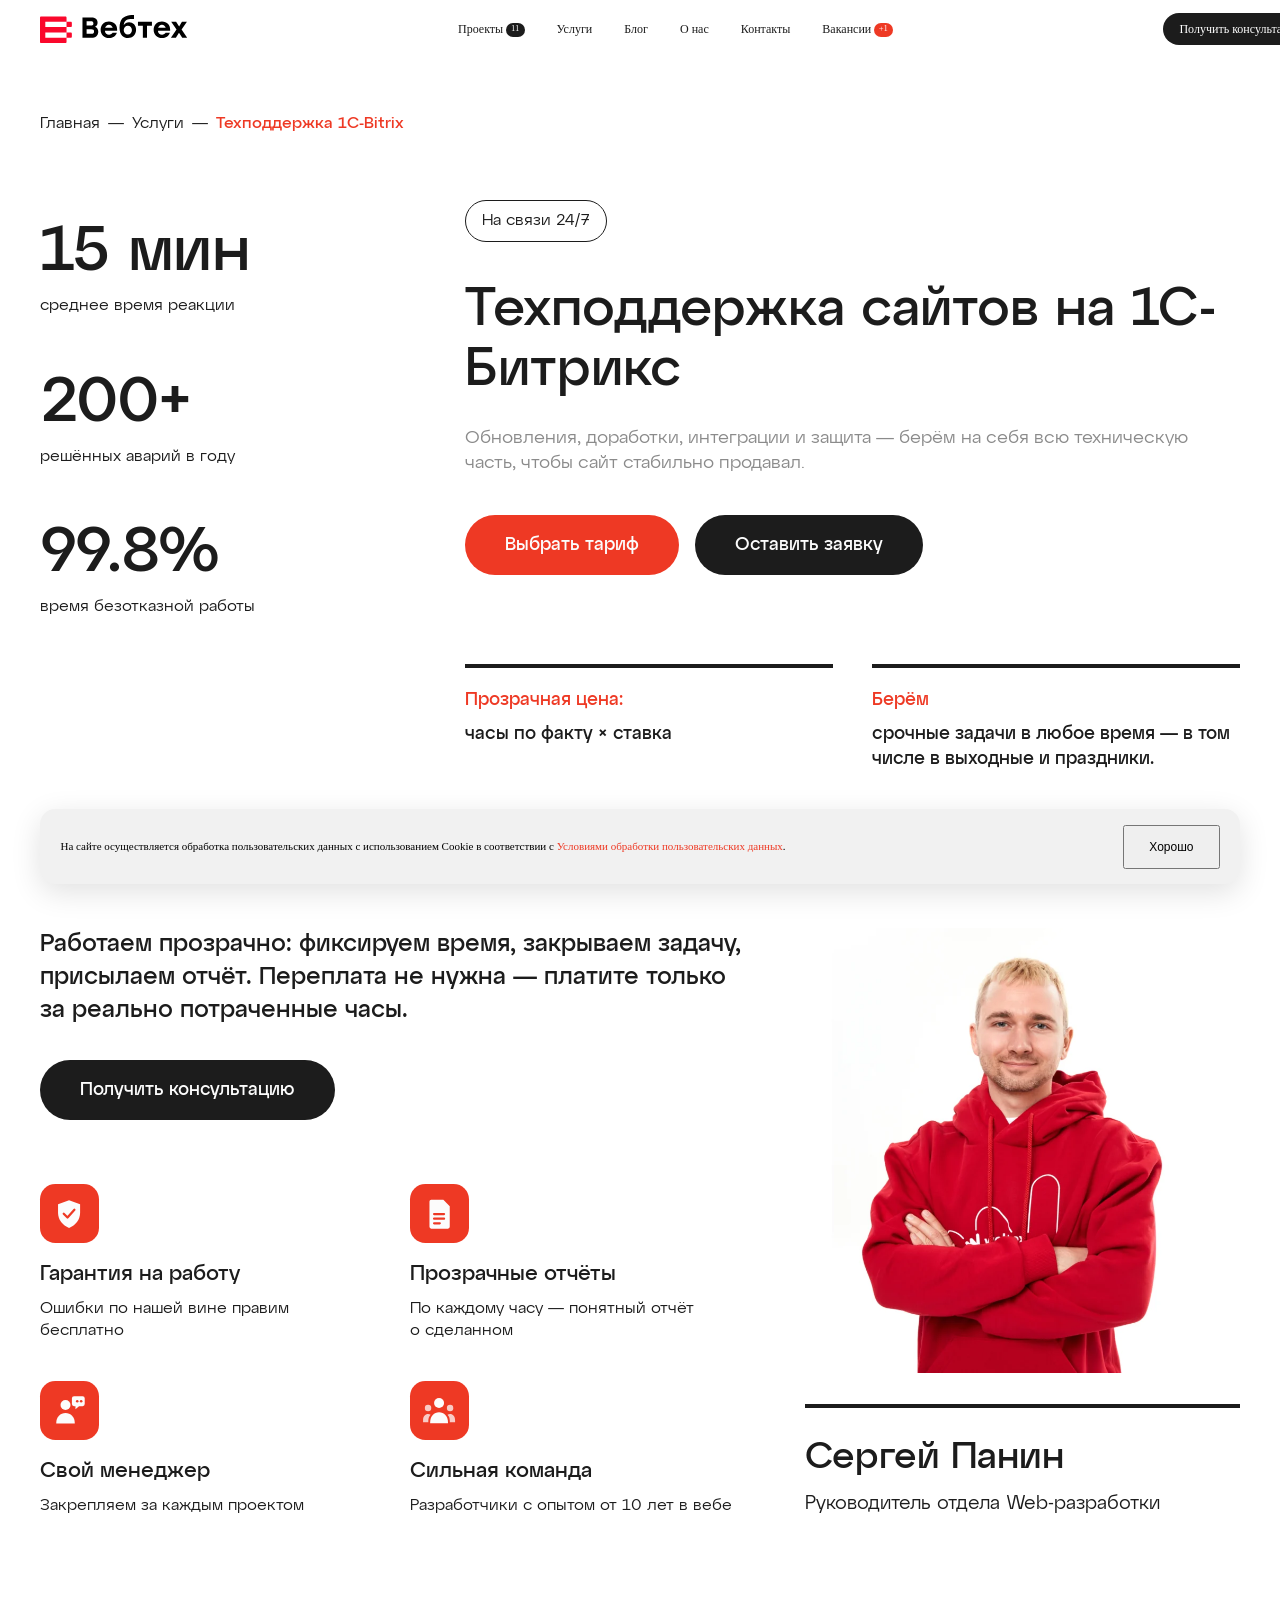
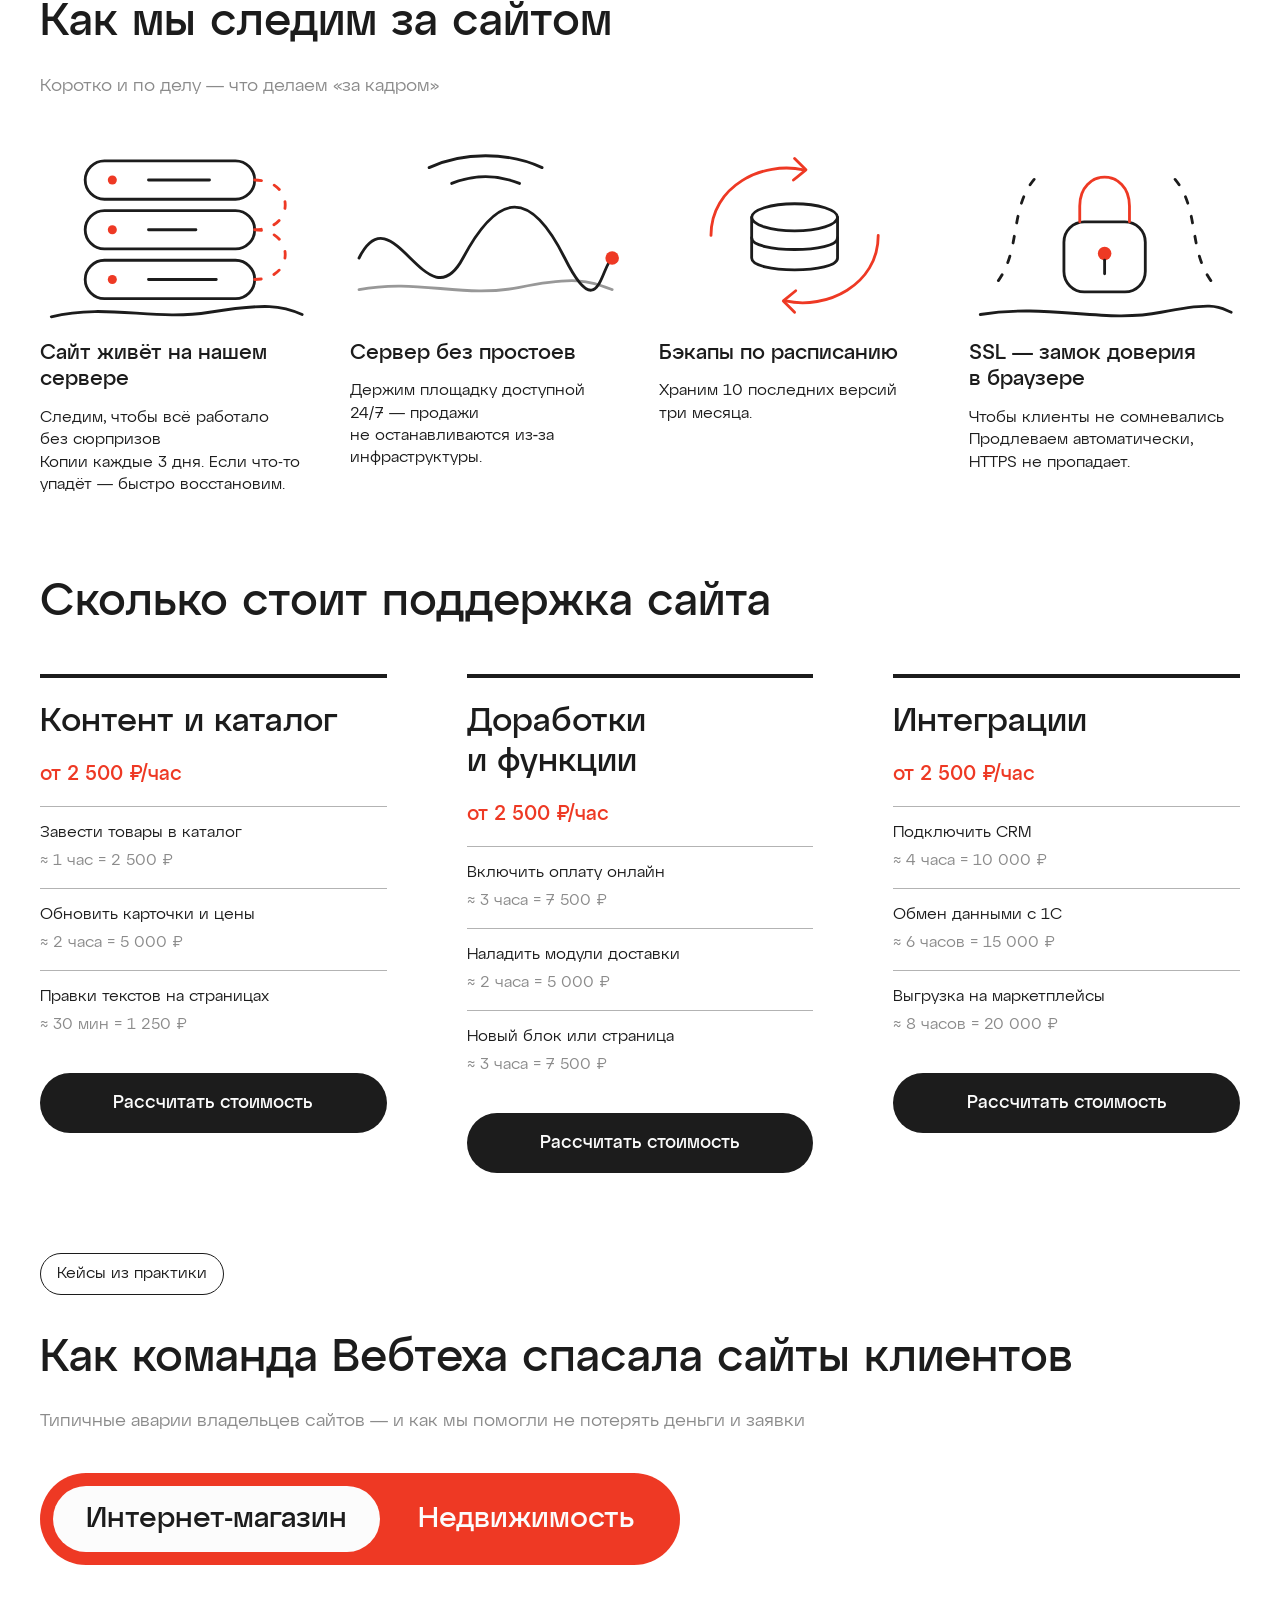
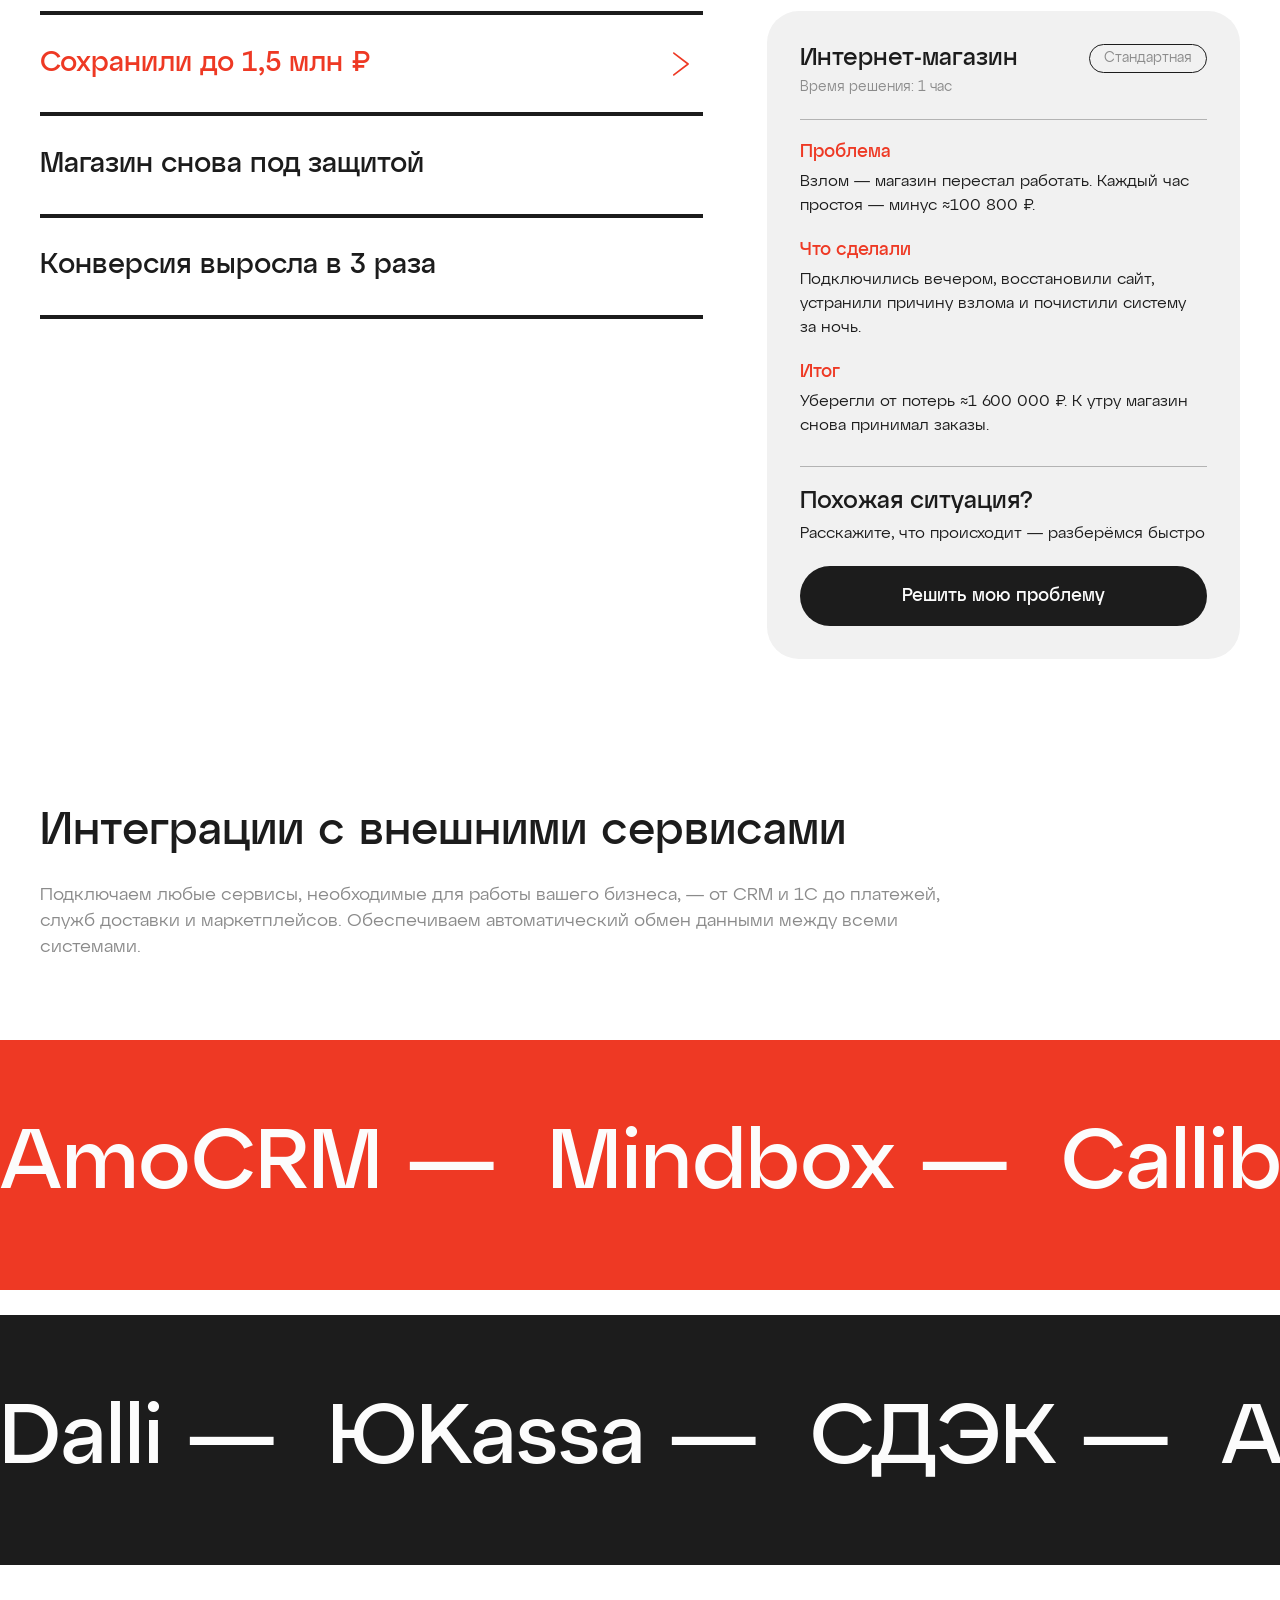
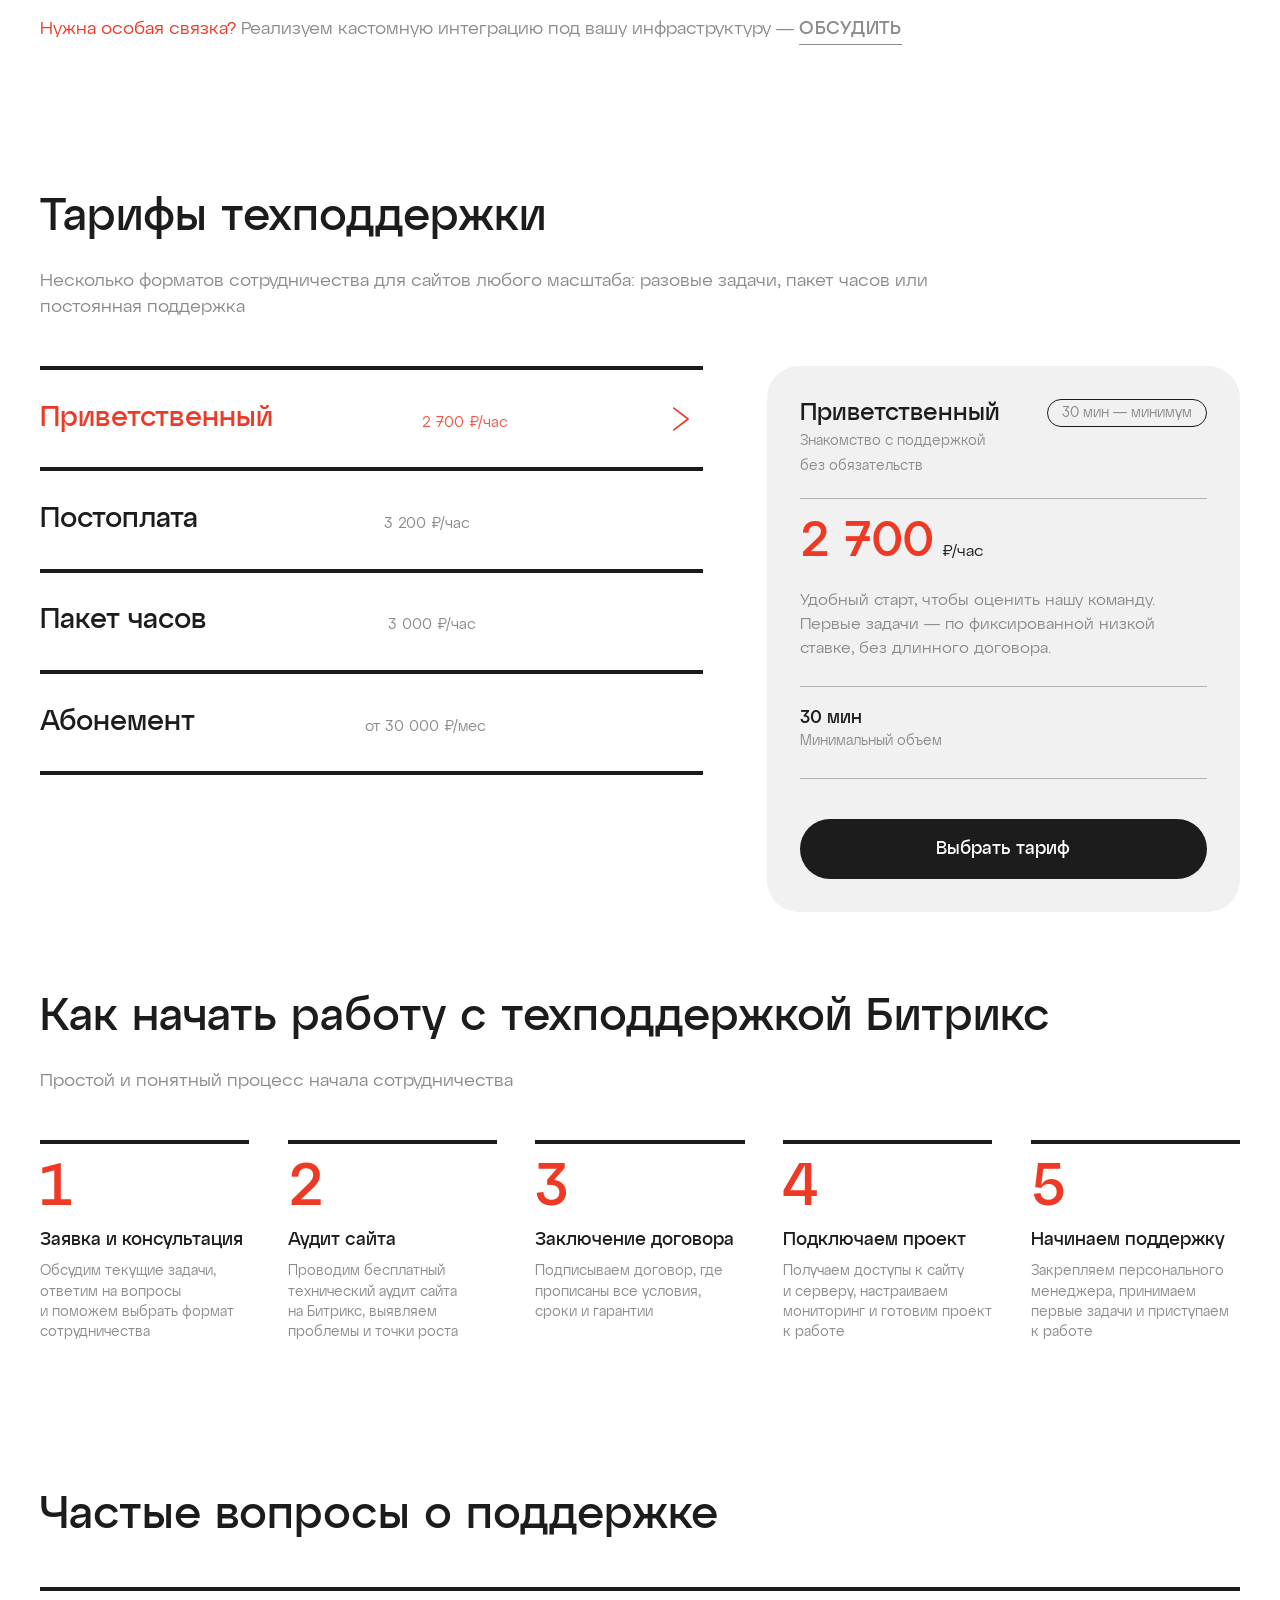
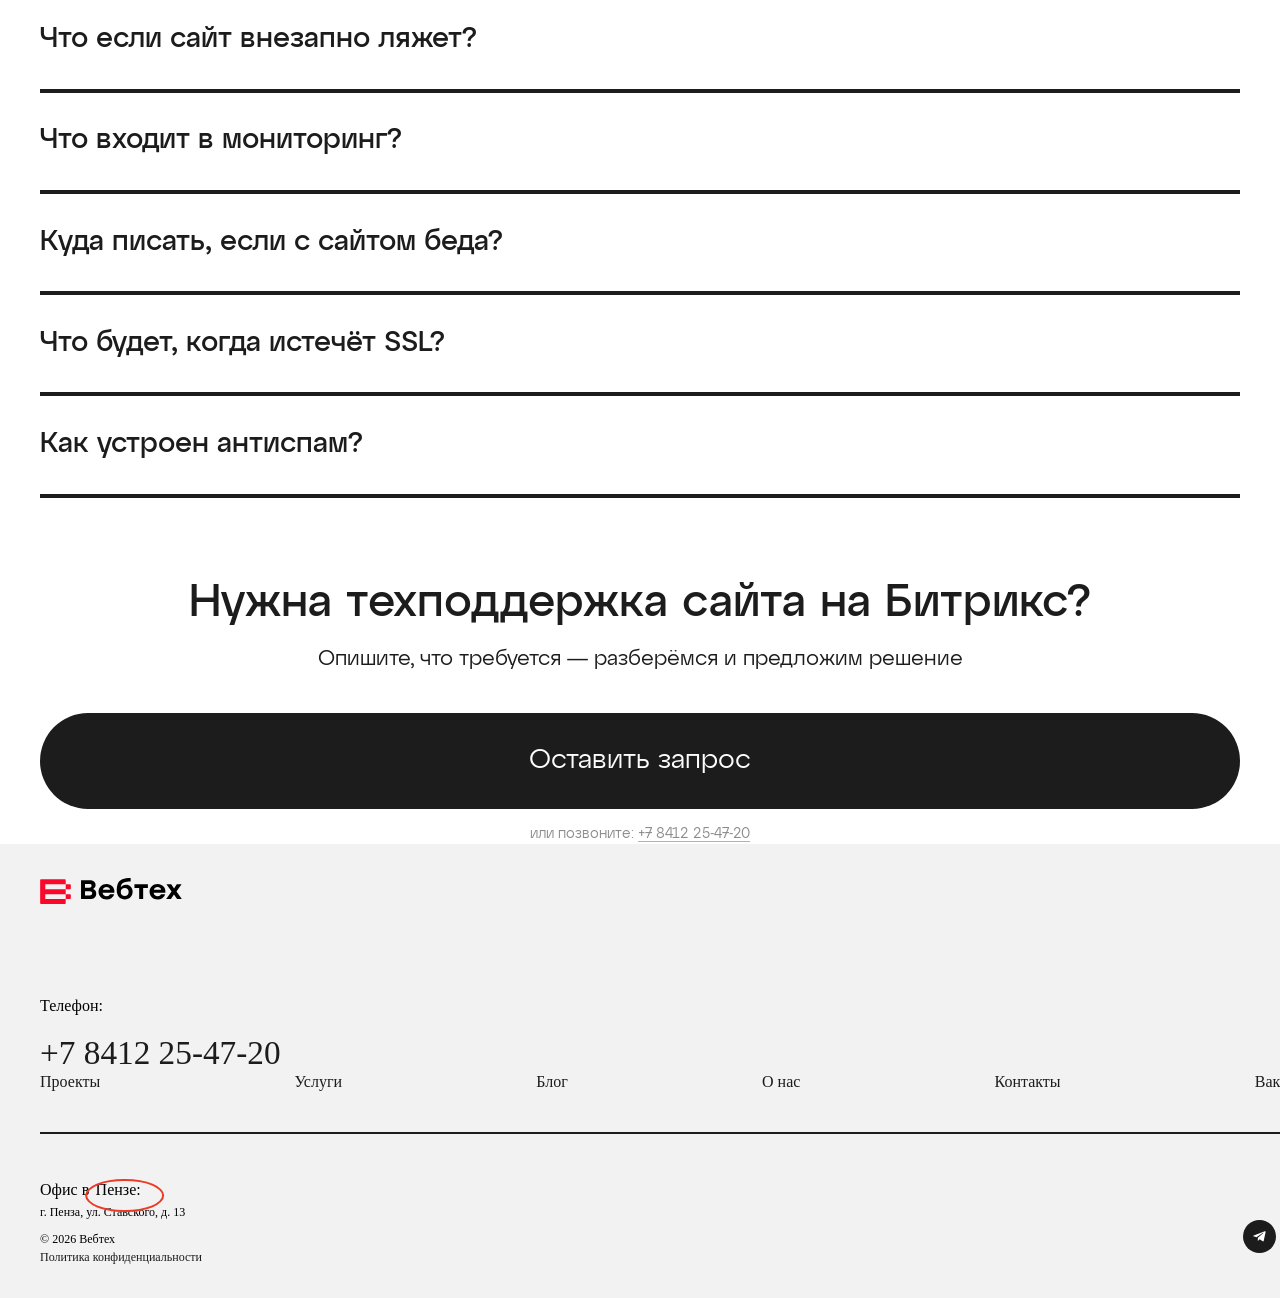
<file: support.html>
<!DOCTYPE html>
<html lang="ru">
<head>
  <meta charset="utf-8"/>
  <meta name="viewport" content="width=device-width, initial-scale=1"/>
  <title>Техническая поддержка сайтов на 1С-Bitrix | Вебтех</title>
  <meta name="description" content="Техническая поддержка сайтов на 1С-Битрикс: обновления, доработки, интеграции с CRM, 1С и маркетплейсами, защита от взлома и восстановление после сбоев. Часы по факту × ставка."/>
  <link rel="icon" href="assets/img/favicon.ico" sizes="16x16"/>
  <link rel="stylesheet" href="assets/css/style.css"/>
</head>
<body>

  <!-- ===================== Header ===================== -->
  <header class="header" data-header="default" data-page="other">
    <div class="container">
      <div class="row row_align-center row_space-between">
        <div class="header_logo">
          <a href="/" aria-label="Вебтех">
            <svg viewBox="66.53 61.1 616.68 117.18" fill="none" xmlns="http://www.w3.org/2000/svg" role="img" aria-label="Вебтех">
              <path fill="#FA082C" d="M88.77 89.32c29.66,0 59.31,0 88.96,0l0 22.24c-29.65,0 -59.3,0 -88.96,0l0 -22.24zm88.96 84.52l0 -17.8 17.79 0c2.45,0 4.45,-1.99 4.45,-4.44l0 -13.35c0,-2.45 -2,-4.45 -4.45,-4.45l-17.79 0 0 -22.24 17.79 0c2.45,0 4.45,-1.99 4.45,-4.44l0 -13.35c0,-2.45 -2,-4.45 -4.45,-4.45l-17.79 0 0 -17.79c0,-2.45 -2,-4.45 -4.45,-4.45 -34.1,0 -68.2,0 -102.3,0 -2.45,0 -4.45,2 -4.45,4.45 0,34.1 0,68.21 0,102.31 0,2.45 2,4.44 4.45,4.44 34.1,0 68.2,0 102.3,0 2.45,0 4.45,-1.99 4.45,-4.44zm0 -17.8c-29.65,0 -59.3,0 -88.96,0l0 -22.24c29.66,0 59.31,0 88.96,0l0 22.24z"></path>
              <path fill="#000" d="M297.17 110.3c4.45,1.45 7.81,4.06 10.08,7.83 2.27,3.77 3.4,8.24 3.4,13.42 0,7.7 -2.57,13.71 -7.71,18.04 -5.14,4.33 -12.13,6.5 -20.95,6.5l-37.54 0 0 -85.03 37.29 0c8.02,0 14.36,1.9 19.01,5.71 4.66,3.81 6.99,9.27 6.99,16.4 0,7.85 -3.52,13.56 -10.57,17.13zm-6.92 -14.22c0,-3.07 -0.87,-5.26 -2.62,-6.56 -1.74,-1.29 -4.47,-1.94 -8.2,-1.94l-17.61 0 0 17.13 18.1 0c6.88,0 10.33,-2.88 10.33,-8.63zm-8.63 43.49c4.21,0 7.17,-0.81 8.87,-2.43 1.7,-1.62 2.55,-3.97 2.55,-7.05 0,-3.23 -0.85,-5.62 -2.55,-7.16 -1.7,-1.54 -4.7,-2.31 -8.99,-2.31l-19.68 0 0 18.95 19.8 0zm73.86 -51.75c10.93,0 19.58,3.77 25.93,11.3 6.36,7.53 9.09,16.88 8.2,28.06l-51.26 0c0.57,5.18 2.43,9.15 5.59,11.9 3.16,2.76 7.08,4.13 11.78,4.13 3.4,0 6.44,-0.74 9.11,-2.24 2.67,-1.5 4.58,-3.55 5.71,-6.14l17.98 0c-2.35,7.53 -6.48,13.2 -12.39,17.01 -5.91,3.8 -12.68,5.71 -20.29,5.71 -10.36,0 -18.83,-3.28 -25.39,-9.84 -6.56,-6.56 -9.84,-14.86 -9.84,-24.9 0,-10.05 3.28,-18.39 9.84,-25.03 6.56,-6.64 14.9,-9.96 25.03,-9.96zm-0.12 14.34c-4.13,0 -7.58,1.11 -10.33,3.34 -2.75,2.22 -4.7,5.2 -5.83,8.93l31.95 0c-0.97,-3.73 -2.84,-6.71 -5.59,-8.93 -2.75,-2.23 -6.15,-3.34 -10.2,-3.34zm84.18 -10.82c8.42,0 15.44,2.96 21.07,8.87 5.63,5.91 8.44,13.61 8.44,23.08 0,10.21 -3.21,18.47 -9.65,24.78 -6.44,6.32 -14.52,9.48 -24.24,9.48 -4.77,0 -9.23,-0.81 -13.36,-2.43 -4.13,-1.62 -7.85,-4.09 -11.17,-7.41 -3.32,-3.32 -5.96,-7.8 -7.9,-13.42 -1.94,-5.63 -2.91,-12.13 -2.91,-19.5 0,-8.99 1.01,-16.74 3.03,-23.26 2.03,-6.52 4.7,-11.72 8.02,-15.61 3.32,-3.89 7.67,-6.95 13.06,-9.17 5.38,-2.23 10.89,-3.73 16.52,-4.5 5.63,-0.77 12.29,-1.15 19.98,-1.15l0 16.28c-5.99,0 -11.05,0.18 -15.18,0.54 -4.13,0.37 -8,1.1 -11.6,2.19 -3.61,1.09 -6.48,2.59 -8.63,4.49 -2.14,1.91 -3.87,4.4 -5.16,7.47 -1.3,3.08 -2.11,6.85 -2.43,11.3 2.19,-3.89 5.24,-6.86 9.17,-8.93 3.93,-2.06 8.24,-3.1 12.94,-3.1zm-5.11 51.27c4.94,0 9.06,-1.68 12.33,-5.04 3.28,-3.36 4.92,-7.8 4.92,-13.31 0,-5.42 -1.6,-9.79 -4.79,-13.12 -3.2,-3.31 -7.23,-4.98 -12.09,-4.98 -4.94,0 -9.09,1.69 -12.45,5.05 -3.36,3.36 -5.04,7.71 -5.04,13.05 0,5.51 1.64,9.95 4.92,13.31 3.28,3.36 7.35,5.04 12.2,5.04zm101.07 -53.33l0 16.4 -20.65 0 0 50.41 -17.37 0 0 -50.41 -20.53 0 0 -16.4 37.9 0 20.65 0zm42.03 -1.46c10.93,0 19.58,3.77 25.94,11.3 6.35,7.53 9.09,16.88 8.2,28.06l-51.27 0c0.57,5.18 2.43,9.15 5.59,11.9 3.16,2.76 7.09,4.13 11.78,4.13 3.41,0 6.44,-0.74 9.11,-2.24 2.68,-1.5 4.58,-3.55 5.71,-6.14l17.98 0c-2.35,7.53 -6.48,13.2 -12.39,17.01 -5.91,3.8 -12.67,5.71 -20.28,5.71 -10.37,0 -18.83,-3.28 -25.39,-9.84 -6.56,-6.56 -9.84,-14.86 -9.84,-24.9 0,-10.05 3.28,-18.39 9.84,-25.03 6.56,-6.64 14.9,-9.96 25.02,-9.96zm-0.12 14.34c-4.13,0 -7.57,1.11 -10.33,3.34 -2.75,2.22 -4.69,5.2 -5.83,8.93l31.95 0c-0.97,-3.73 -2.83,-6.71 -5.59,-8.93 -2.75,-2.23 -6.15,-3.34 -10.2,-3.34zm105.8 53.93l-20.65 0 -13.72 -21.01 -13 21.01 -20.89 0 23.56 -34.5 -22.35 -32.31 20.65 0 12.63 19.56 11.79 -19.56 20.89 0 -22.35 32.8 23.44 34.01z"></path>
            </svg>
          </a>
        </div>
        <nav class="header_menu header_menu_desktop">
          <ul>
            <li><a href="/projects">Проекты<span class="header_label header_label_project">11</span></a></li>
            <li><a href="/services">Услуги</a></li>
            <li><a href="/blog">Блог</a></li>
            <li><a href="/about">О нас</a></li>
            <li><a href="/contacts">Контакты</a></li>
            <li><a href="/vacancy">Вакансии<span class="header_label header_label_vacancy">+1</span></a></li>
          </ul>
        </nav>
        <div class="header_handle">
          <button type="button" class="button" data-size="small" data-popup-open>Получить консультацию</button>
          <button class="header_toggle" aria-label="Меню">
            <span></span><span></span><span></span>
          </button>
        </div>
      </div>
    </div>
  </header>

  <!-- Mobile menu -->
  <div class="header_mobile">
    <div class="header_overlay"></div>
    <div class="header_mobile_menu">
      <nav class="header_menu">
        <ul>
          <li><a href="/projects">Проекты<span class="header_label header_label_project">11</span></a></li>
          <li><a href="/services">Услуги</a></li>
          <li><a href="/blog">Блог</a></li>
          <li><a href="/about">О нас</a></li>
          <li><a href="/contacts">Контакты</a></li>
          <li><a href="/vacancy">Вакансии<span class="header_label header_label_vacancy">+1</span></a></li>
          <li class="header_mobileCta"><button type="button" class="button" data-popup-open>Получить консультацию</button></li>
        </ul>
      </nav>
    </div>
  </div>

  <!-- ===================== Popup ===================== -->
  <div class="popup_wrap" data-opened="no" id="popup">
    <div class="popup_overflow" data-popup-close></div>
    <div class="popup_modal">
      <button class="popup_modal_close" data-popup-close aria-label="Закрыть">
        <svg width="24" height="24" viewBox="0 0 24 24" fill="none" xmlns="http://www.w3.org/2000/svg"><path fill-rule="evenodd" clip-rule="evenodd" d="M10.887 12.025L0 1.11094L1.05934 0.0489674L11.9463 10.963L22.8333 0.0489674L23.8927 1.11094L13.0057 12.025L23.8917 22.938L22.8323 24L11.9463 13.087L1.06034 24L0.000999133 22.938L10.887 12.025Z" fill="#1C1C1C"></path></svg>
      </button>
      <div class="popup_modal_header">
        <h3>Получить консультацию</h3>
        <p>Введите данные, и мы вам перезвоним в ближайшее время</p>
      </div>
      <div class="popup_form">
        <form data-lead-form>
          <div class="input_block">
            <div class="input_field">
              <input type="text" placeholder=" " name="name"/>
              <span class="input_label">Имя</span>
            </div>
          </div>
          <div class="input_block">
            <div class="input_field">
              <input type="tel" placeholder=" " required name="phone"/>
              <span class="input_label">Телефон<span class="required">*</span></span>
            </div>
          </div>
          <div class="input_block">
            <div class="input_field">
              <input type="email" placeholder=" " name="email"/>
              <span class="input_label">Почта</span>
            </div>
          </div>
          <div><button class="button button_form button_red" type="submit">Отправить</button></div>
          <div class="checkbox_default">
            <label>
              <input type="checkbox" name="agree" checked/>
              <span></span>
              Даю <a href="/policy/" target="_blank">согласие</a> на обработку персональных данных и соглашаюсь с <a href="/policy/" target="_blank">политикой конфиденциальности</a>
            </label>
          </div>
        </form>
      </div>
    </div>
  </div>

  <!-- ===================== Page ===================== -->
  <div class="page" data-theme="light">
    <main>

      <!-- Hero -->
      <section class="in hsec">
        <div class="crumbs">
          <span><a href="/">Главная</a></span><span>—</span>
          <span><a href="/services">Услуги</a></span><span>—</span>
          <b>Техподдержка 1С-Bitrix</b>
        </div>
        <div class="hero">
          <div class="stats">
            <div class="stat"><b>15 мин</b><span>среднее время реакции</span></div>
            <div class="stat"><b>200+</b><span>решённых аварий в году</span></div>
            <div class="stat"><b>99.8%</b><span>время безотказной работы</span></div>
          </div>
          <div class="hero-r">
            <span class="chip">На связи 24/7</span>
            <h1 class="h1">Техподдержка сайтов на&nbsp;1С-Битрикс</h1>
            <p class="sub">Обновления, доработки, интеграции и защита&nbsp;— берём на&nbsp;себя всю техническую часть, чтобы сайт стабильно продавал.</p>
            <div class="btns">
              <a class="btn red" href="#tariffs">Выбрать тариф</a>
              <button type="button" class="btn line" data-popup-open>Оставить заявку</button>
            </div>
            <div class="two">
              <div class="col"><span class="red">Прозрачная цена:</span> часы по&nbsp;факту × ставка</div>
              <div class="col"><span class="red">Берём</span> срочные задачи в&nbsp;любое время&nbsp;— в&nbsp;том числе в&nbsp;выходные и&nbsp;праздники.</div>
            </div>
          </div>
        </div>
      </section>

      <!-- Задачи -->
      <section class="in block">
        <div class="honest">
          <div class="left">
            <div>
              <p class="lead">Работаем прозрачно: фиксируем время, закрываем задачу, присылаем отчёт. Переплата не&nbsp;нужна&nbsp;— платите только за&nbsp;реально потраченные часы.</p>
              <button type="button" class="btn line" data-popup-open>Получить консультацию</button>
            </div>
            <div class="cols c2">
              <div class="col">
                <span class="ib">
                  <svg viewBox="0 0 48 48" aria-hidden="true"><path class="w" d="M24 4.5l15.5 5.6v12.1c0 9.8-6.4 17.8-15.5 21.3C14.9 40 8.5 32 8.5 22.2V10.1L24 4.5z"></path><path class="r" d="M16.5 23.5l5.3 5.3 9.7-10.8"></path></svg>
                </span>
                <h3 class="ttl">Гарантия на&nbsp;работу</h3>
                <p>Ошибки по&nbsp;нашей вине правим бесплатно</p>
              </div>
              <div class="col">
                <span class="ib">
                  <svg viewBox="0 0 48 48" aria-hidden="true"><path class="w" d="M13 4h17l9 9v29a2.5 2.5 0 0 1-2.5 2.5h-23.5A2.5 2.5 0 0 1 10.5 42V6.5A2.5 2.5 0 0 1 13 4z"></path><path class="r" d="M17 24h14M17 30.5h14M17 37h8"></path></svg>
                </span>
                <h3 class="ttl">Прозрачные отчёты</h3>
                <p>По&nbsp;каждому часу&nbsp;— понятный отчёт о&nbsp;сделанном</p>
              </div>
              <div class="col">
                <span class="ib">
                  <svg viewBox="0 0 48 48" aria-hidden="true"><circle class="w" cx="19" cy="17" r="7"></circle><path class="w" d="M6 42c0-8.5 5.8-14 13-14s13 5.5 13 14v1H6z"></path><path class="w" d="M31 4.5h12a3 3 0 0 1 3 3v8a3 3 0 0 1-3 3h-5l-5 4.5v-4.5h-2a3 3 0 0 1-3-3v-8a3 3 0 0 1 3-3z"></path><circle class="rf" cx="35.5" cy="11.5" r="1.8"></circle><circle class="rf" cx="41" cy="11.5" r="1.8"></circle></svg>
                </span>
                <h3 class="ttl">Свой менеджер</h3>
                <p>Закрепляем за&nbsp;каждым проектом</p>
              </div>
              <div class="col">
                <span class="ib">
                  <svg viewBox="0 0 48 48" aria-hidden="true"><circle class="w" cx="24" cy="14" r="7"></circle><path class="w" d="M11.5 41c0-8.5 5.5-14 12.5-14s12.5 5.5 12.5 14v1.5h-25z"></path><circle class="w" cx="8.5" cy="21" r="4.5" opacity=".75"></circle><circle class="w" cx="39.5" cy="21" r="4.5" opacity=".75"></circle><path class="w" d="M1.5 38c0-5 3-8.5 7-8.5 1.5 0 2.6.4 3.6 1.1-2 2-3.2 4.8-3.2 8.4v2H1.5z" opacity=".75"></path><path class="w" d="M46.5 38c0-5-3-8.5-7-8.5-1.5 0-2.6.4-3.6 1.1 2 2 3.2 4.8 3.2 8.4v2h7.4z" opacity=".75"></path></svg>
                </span>
                <h3 class="ttl">Сильная команда</h3>
                <p>Разработчики с&nbsp;опытом от&nbsp;10&nbsp;лет в&nbsp;вебе</p>
              </div>
            </div>
          </div>
          <div class="person">
            <div class="photo">
              <img src="assets/img/sergey-panin.webp" alt="Сергей Панин" loading="lazy"/>
            </div>
            <div class="ln4"></div>
            <h3 class="nm">Сергей Панин</h3>
            <p class="rl">Руководитель отдела Web-разработки</p>
          </div>
        </div>
      </section>

      <!-- За кадром -->
      <section class="in block">
        <h2 class="h2">Как мы&nbsp;следим за&nbsp;сайтом</h2>
        <p class="intro">Коротко и&nbsp;по&nbsp;делу&nbsp;— что делаем «за&nbsp;кадром»</p>
        <div class="care">
          <div class="it">
            <svg viewBox="0 0 240 160" aria-hidden="true">
              <rect class="ln" x="40" y="14" width="150" height="34" rx="17"></rect>
              <rect class="ln" x="40" y="58" width="150" height="34" rx="17"></rect>
              <rect class="ln" x="40" y="102" width="150" height="34" rx="17"></rect>
              <circle class="dot" cx="64" cy="31" r="4"></circle>
              <circle class="dot" cx="64" cy="75" r="4"></circle>
              <circle class="dot" cx="64" cy="119" r="4"></circle>
              <path class="ln" d="M96 31 H150 M96 75 H138 M96 119 H156"></path>
              <path class="rd flow" d="M190 31 C 226 31 226 75 190 75 M190 75 C 226 75 226 119 190 119"></path>
              <path class="ln" d="M10 152 C 60 140 100 156 150 148 S 214 142 232 150"></path>
            </svg>
            <h3 class="ttl">Сайт живёт на&nbsp;нашем сервере</h3>
            <p>
              <span>Следим, чтобы всё работало без&nbsp;сюрпризов<br/></span>
              <span>Копии каждые 3&nbsp;дня. Если&nbsp;что-то упадёт&nbsp;— быстро восстановим.</span>
            </p>
          </div>
          <div class="it">
            <svg viewBox="0 0 240 160" aria-hidden="true">
              <path class="ln" d="M8 100 C 38 40, 68 160, 100 100 S 160 40, 190 100 S 222 108, 232 100"></path>
              <path class="rd pulse" d="M8 100 C 38 40, 68 160, 100 100 S 160 40, 190 100 S 222 108, 232 100"></path>
              <path class="ln" d="M8 128 C 60 118 100 136 150 126 S 210 120 232 128" opacity=".45"></path>
              <circle class="dot" cx="232" cy="100" r="6"></circle>
              <path class="ln" d="M70 20 C 100 6 140 6 170 20"></path>
              <path class="ln" d="M90 34 C 110 26 130 26 150 34"></path>
            </svg>
            <h3 class="ttl">Сервер без&nbsp;простоев</h3>
            <p>
              <span>Держим площадку доступной 24/7&nbsp;— продажи не&nbsp;останавливаются из‑за инфраструктуры.</span>
            </p>
          </div>
          <div class="it">
            <svg viewBox="0 0 240 160" aria-hidden="true">
              <ellipse class="ln" cx="120" cy="64" rx="38" ry="12"></ellipse>
              <path class="ln" d="M82 64 V100 C 82 114 158 114 158 100 V64"></path>
              <path class="ln" d="M82 82 C 82 96 158 96 158 82"></path>
              <g class="spin">
                <path class="rd" d="M46 80 C 46 36 92 14 128 22"></path>
                <path class="rd" d="M120 12 L130 22 L119 31"></path>
                <path class="rd" d="M194 80 C 194 124 148 146 112 138"></path>
                <path class="rd" d="M120 148 L110 138 L121 129"></path>
              </g>
            </svg>
            <h3 class="ttl">Бэкапы по&nbsp;расписанию</h3>
            <p>
              <span>Храним 10&nbsp;последних версий три&nbsp;месяца.</span>
            </p>
          </div>
          <div class="it">
            <svg viewBox="0 0 240 160" aria-hidden="true">
              <rect class="ln" x="84" y="68" width="72" height="62" rx="18"></rect>
              <path class="rd" d="M98 68 V54 C 98 20 142 20 142 54 V68"></path>
              <circle class="dot" cx="120" cy="96" r="6"></circle>
              <path class="ln" d="M120 102 V114"></path>
              <path class="ln flow" d="M26 120 C 46 92 36 56 58 30"></path>
              <path class="ln flow" d="M214 120 C 194 92 204 56 182 30"></path>
              <path class="ln" d="M10 150 C 70 140 120 158 170 148 S 222 144 232 148"></path>
            </svg>
            <h3 class="ttl">SSL&nbsp;— замок доверия в&nbsp;браузере</h3>
            <p>
              <span>Чтобы клиенты не&nbsp;сомневались<br/></span>
              <span>Продлеваем автоматически, HTTPS не&nbsp;пропадает.</span>
            </p>
          </div>
        </div>
      </section>

      <!-- Цены -->
      <section class="in block" id="prices">
        <h2 class="h2">Сколько стоит поддержка сайта</h2>
        <div class="prices">
          <div class="pcol">
            <h3 class="ttl">Контент и&nbsp;каталог</h3>
            <p class="pr">от&nbsp;2&nbsp;500&nbsp;₽/час</p>
            <ul class="rows">
              <li><span>Завести товары в&nbsp;каталог</span><span>≈ 1 час = 2&nbsp;500&nbsp;₽</span></li>
              <li><span>Обновить карточки и&nbsp;цены</span><span>≈ 2 часа = 5&nbsp;000&nbsp;₽</span></li>
              <li><span>Правки текстов на&nbsp;страницах</span><span>≈ 30 мин = 1&nbsp;250&nbsp;₽</span></li>
            </ul>
            <button type="button" class="btn" data-popup-open>Рассчитать стоимость</button>
          </div>
          <div class="pcol">
            <h3 class="ttl">Доработки и&nbsp;функции</h3>
            <p class="pr">от&nbsp;2&nbsp;500&nbsp;₽/час</p>
            <ul class="rows">
              <li><span>Включить оплату онлайн</span><span>≈ 3 часа = 7&nbsp;500&nbsp;₽</span></li>
              <li><span>Наладить модули доставки</span><span>≈ 2 часа = 5&nbsp;000&nbsp;₽</span></li>
              <li><span>Новый блок или страница</span><span>≈ 3 часа = 7&nbsp;500&nbsp;₽</span></li>
            </ul>
            <button type="button" class="btn" data-popup-open>Рассчитать стоимость</button>
          </div>
          <div class="pcol">
            <h3 class="ttl">Интеграции</h3>
            <p class="pr">от&nbsp;2&nbsp;500&nbsp;₽/час</p>
            <ul class="rows">
              <li><span>Подключить CRM</span><span>≈ 4 часа = 10&nbsp;000&nbsp;₽</span></li>
              <li><span>Обмен данными с&nbsp;1С</span><span>≈ 6 часов = 15&nbsp;000&nbsp;₽</span></li>
              <li><span>Выгрузка на&nbsp;маркетплейсы</span><span>≈ 8 часов = 20&nbsp;000&nbsp;₽</span></li>
            </ul>
            <button type="button" class="btn" data-popup-open>Рассчитать стоимость</button>
          </div>
        </div>
      </section>

      <!-- Кейсы -->
      <section class="in block" id="cases">
        <span class="chip">Кейсы из&nbsp;практики</span>
        <h2 class="h2" style="margin-top:clamp(24px,3vw,60px)">Как&nbsp;команда Вебтеха спасала сайты клиентов</h2>
        <p class="intro">Типичные аварии владельцев сайтов&nbsp;— и&nbsp;как&nbsp;мы&nbsp;помогли не&nbsp;потерять деньги и&nbsp;заявки</p>
        <div class="tabs" role="tablist" id="case-tabs" aria-label="Тип проекта">
          <button type="button" role="tab" aria-selected="true" data-k="shop">Интернет-магазин</button>
          <button type="button" role="tab" aria-selected="false" data-k="estate">Недвижимость</button>
        </div>
        <div class="split">
          <ul class="list sticky" id="case-list">
            <li>
              <button type="button" class="rowb" aria-selected="true" data-case="0">
                <span class="t">Сохранили до&nbsp;1,5&nbsp;млн&nbsp;₽</span>
                <span class="go" aria-hidden="true"><svg width="20" height="26" viewBox="0 0 42 52" fill="none" stroke="currentColor" stroke-width="3.5" stroke-linecap="round" stroke-linejoin="round"><path d="M8 3l30 23L8 49"></path></svg></span>
              </button>
              <div class="acc case-acc"><div>
                <div class="detail cdet">
                  <div class="who"><div><b>Интернет-магазин</b><span>Время решения: 1 час</span></div><span class="tagp">Стандартная</span></div>
                  <div class="grid3">
                    <div><h4>Проблема</h4><p>Взлом&nbsp;— магазин перестал работать. Каждый час простоя&nbsp;— минус ≈100&nbsp;800&nbsp;₽.</p></div>
                    <div><h4>Что сделали</h4><p>Подключились вечером, восстановили сайт, устранили причину взлома и&nbsp;почистили систему за&nbsp;ночь.</p></div>
                    <div><h4>Итог</h4><p>Уберегли от&nbsp;потерь ≈1&nbsp;600&nbsp;000&nbsp;₽. К&nbsp;утру магазин снова принимал заказы.</p></div>
                  </div>
                  <div class="more"><b>Похожая ситуация?</b><p>Расскажите, что происходит&nbsp;— разберёмся быстро</p><button type="button" class="btn line" data-popup-open>Решить мою проблему</button></div>
                </div>
              </div></div>
            </li>
            <li>
              <button type="button" class="rowb" aria-selected="false" data-case="1">
                <span class="t">Магазин снова под&nbsp;защитой</span>
                <span class="go" aria-hidden="true"><svg width="20" height="26" viewBox="0 0 42 52" fill="none" stroke="currentColor" stroke-width="3.5" stroke-linecap="round" stroke-linejoin="round"><path d="M8 3l30 23L8 49"></path></svg></span>
              </button>
              <div class="acc case-acc"><div>
                <div class="detail cdet">
                  <div class="who"><div><b>Интернет-магазин</b><span>Время решения: 1 час</span></div><span class="tagp">Стандартная</span></div>
                  <div class="grid3">
                    <div><h4>Проблема</h4><p>Устаревший PHP: Битрикс перестал поддерживать окружение. Риск потерь&nbsp;— до&nbsp;60&nbsp;000&nbsp;₽ в&nbsp;день.</p></div>
                    <div><h4>Что сделали</h4><p>Сделали копию, установили обновления и&nbsp;закрыли уязвимости. Боевой сайт не&nbsp;останавливали&nbsp;— работы шли на&nbsp;копии.</p></div>
                    <div><h4>Итог</h4><p>Обновления перенесены на&nbsp;прод, сайт стабилен. Сняли ежедневный риск на&nbsp;десятки тысяч рублей.</p></div>
                  </div>
                  <div class="more"><b>Похожая ситуация?</b><p>Расскажите, что происходит&nbsp;— разберёмся быстро</p><button type="button" class="btn line" data-popup-open>Решить мою проблему</button></div>
                </div>
              </div></div>
            </li>
            <li>
              <button type="button" class="rowb" aria-selected="false" data-case="2">
                <span class="t">Конверсия выросла в&nbsp;3 раза</span>
                <span class="go" aria-hidden="true"><svg width="20" height="26" viewBox="0 0 42 52" fill="none" stroke="currentColor" stroke-width="3.5" stroke-linecap="round" stroke-linejoin="round"><path d="M8 3l30 23L8 49"></path></svg></span>
              </button>
              <div class="acc case-acc"><div>
                <div class="detail cdet">
                  <div class="who"><div><b>Инфреш</b><span>Время решения: 1 час</span></div><span class="tagp">Стандартная</span></div>
                  <div class="grid3">
                    <div><h4>Проблема</h4><p>Через форму сыпался спам: больше 200 мусорных заявок в&nbsp;день. Живые клиенты тонули в&nbsp;общем потоке.</p></div>
                    <div><h4>Что сделали</h4><p>Поставили антиспам без&nbsp;капчи и&nbsp;вывели уведомления в&nbsp;Telegram&nbsp;— менеджеры видят только реальные обращения.</p></div>
                    <div><h4>Итог</h4><p>Спам пропал&nbsp;— в&nbsp;работу идут только настоящие заявки.</p></div>
                  </div>
                  <div class="more"><b>Похожая ситуация?</b><p>Расскажите, что происходит&nbsp;— разберёмся быстро</p><button type="button" class="btn line" data-popup-open>Решить мою проблему</button></div>
                </div>
              </div></div>
            </li>
          </ul>
          <div class="detail cdet" id="case-detail" aria-live="polite">
            <div class="who"><div><b>Интернет-магазин</b><span>Время решения: 1 час</span></div><span class="tagp">Стандартная</span></div>
            <div class="grid3">
              <div><h4>Проблема</h4><p>Взлом&nbsp;— магазин перестал работать. Каждый час простоя&nbsp;— минус ≈100&nbsp;800&nbsp;₽.</p></div>
              <div><h4>Что сделали</h4><p>Подключились вечером, восстановили сайт, устранили причину взлома и&nbsp;почистили систему за&nbsp;ночь.</p></div>
              <div><h4>Итог</h4><p>Уберегли от&nbsp;потерь ≈1&nbsp;600&nbsp;000&nbsp;₽. К&nbsp;утру магазин снова принимал заказы.</p></div>
            </div>
            <div class="more"><b>Похожая ситуация?</b><p>Расскажите, что происходит&nbsp;— разберёмся быстро</p><button type="button" class="btn line" data-popup-open>Решить мою проблему</button></div>
          </div>
        </div>
      </section>

      <!-- Интеграции -->
      <section class="in block lg">
        <h2 class="h2">Интеграции с&nbsp;внешними сервисами</h2>
        <p class="intro">Подключаем любые сервисы, необходимые для работы вашего бизнеса,&nbsp;— от&nbsp;CRM и&nbsp;1С до&nbsp;платежей, служб доставки и&nbsp;маркетплейсов. Обеспечиваем автоматический обмен данными между всеми системами.</p>
      </section>
      <div class="marq" aria-label="CRM и аналитика">
        <div class="track" aria-hidden="true">
          <span>AmoCRM —</span><span>Mindbox —</span><span>Callibri —</span><span>Яндекс Метрика —</span><span>1С —</span><span>RetailCRM —</span><span>МойСклад —</span><span>Roistat —</span><span>Битрикс24 —</span><span>Calltouch —</span>
          <span>AmoCRM —</span><span>Mindbox —</span><span>Callibri —</span><span>Яндекс Метрика —</span><span>1С —</span><span>RetailCRM —</span><span>МойСклад —</span><span>Roistat —</span><span>Битрикс24 —</span><span>Calltouch —</span>
        </div>
      </div>
      <div class="marq dark" aria-label="Платежи, доставка и маркетплейсы">
        <div class="track" aria-hidden="true">
          <span>Dalli —</span><span>ЮKassa —</span><span>СДЭК —</span><span>Авито —</span><span>Boxberry —</span><span>Т-Банк —</span><span>Яндекс Маркет —</span><span>Ozon —</span><span>Wildberries —</span><span>Robokassa —</span>
          <span>Dalli —</span><span>ЮKassa —</span><span>СДЭК —</span><span>Авито —</span><span>Boxberry —</span><span>Т-Банк —</span><span>Яндекс Маркет —</span><span>Ozon —</span><span>Wildberries —</span><span>Robokassa —</span>
        </div>
      </div>
      <section class="in block" style="padding-top:clamp(40px,4vw,80px)">
        <p class="intro" style="margin-top:0"><span class="red">Нужна особая связка?</span> Реализуем кастомную интеграцию под&nbsp;вашу инфраструктуру&nbsp;— <button type="button" class="lnk" data-popup-open style="font:inherit;font-weight:500;border:0;border-bottom:1px solid;padding:0 0 2px;background:none;cursor:pointer;text-transform:uppercase;letter-spacing:.04em">обсудить</button></p>
      </section>

      <!-- Тарифы -->
      <section class="in block lg" id="tariffs">
        <h2 class="h2">Тарифы техподдержки</h2>
        <p class="intro">Несколько форматов сотрудничества для сайтов любого масштаба: разовые задачи, пакет часов или постоянная поддержка</p>
        <div class="split">
          <ul class="list sticky" id="tar-list"></ul>
          <div class="detail tdet" id="tar-detail" aria-live="polite"></div>
        </div>
      </section>

      <!-- Этапы -->
      <section class="in block">
        <h2 class="h2">Как начать работу с&nbsp;техподдержкой Битрикс</h2>
        <p class="intro">Простой и&nbsp;понятный процесс начала сотрудничества</p>
        <div class="steps">
          <div class="step"><b>1</b><span class="ttl">Заявка и&nbsp;консультация</span><p>Обсудим текущие задачи, ответим на&nbsp;вопросы и&nbsp;поможем выбрать формат сотрудничества</p></div>
          <div class="step"><b>2</b><span class="ttl">Аудит сайта</span><p>Проводим бесплатный технический аудит сайта на&nbsp;Битрикс, выявляем проблемы и&nbsp;точки роста</p></div>
          <div class="step"><b>3</b><span class="ttl">Заключение договора</span><p>Подписываем договор, где прописаны все условия, сроки и&nbsp;гарантии</p></div>
          <div class="step"><b>4</b><span class="ttl">Подключаем проект</span><p>Получаем доступы к&nbsp;сайту и&nbsp;серверу, настраиваем мониторинг и&nbsp;готовим проект к&nbsp;работе</p></div>
          <div class="step"><b>5</b><span class="ttl">Начинаем поддержку</span><p>Закрепляем персонального менеджера, принимаем первые задачи и&nbsp;приступаем к&nbsp;работе</p></div>
        </div>
      </section>

      <!-- FAQ -->
      <section class="in block lg">
        <h2 class="h2">Частые вопросы о&nbsp;поддержке</h2>
        <ul class="list full" id="faq">
          <li>
            <button type="button" class="rowb" aria-expanded="false" aria-controls="fq0">
              <span class="t">Что&nbsp;если сайт внезапно ляжет?</span>
              <span class="go" aria-hidden="true"><svg width="20" height="26" viewBox="0 0 42 52" fill="none" stroke="currentColor" stroke-width="3.5" stroke-linecap="round" stroke-linejoin="round"><path d="M8 3l30 23L8 49"></path></svg></span>
            </button>
            <div class="acc" id="fq0"><div><p class="ans">Делаем регулярные бэкапы сайта и&nbsp;базы. Если&nbsp;случится сбой&nbsp;— быстро поднимем из&nbsp;резерва и&nbsp;сократим простой до&nbsp;минимума.</p></div></div>
          </li>
          <li>
            <button type="button" class="rowb" aria-expanded="false" aria-controls="fq1">
              <span class="t">Что входит в&nbsp;мониторинг?</span>
              <span class="go" aria-hidden="true"><svg width="20" height="26" viewBox="0 0 42 52" fill="none" stroke="currentColor" stroke-width="3.5" stroke-linecap="round" stroke-linejoin="round"><path d="M8 3l30 23L8 49"></path></svg></span>
            </button>
            <div class="acc" id="fq1"><div><p class="ans">Круглосуточно смотрим доступность, скорость и&nbsp;ключевые сервисы. О&nbsp;проблеме узнаём раньше вас и&nbsp;сразу включаемся.</p></div></div>
          </li>
          <li>
            <button type="button" class="rowb" aria-expanded="false" aria-controls="fq2">
              <span class="t">Куда писать, если&nbsp;с&nbsp;сайтом беда?</span>
              <span class="go" aria-hidden="true"><svg width="20" height="26" viewBox="0 0 42 52" fill="none" stroke="currentColor" stroke-width="3.5" stroke-linecap="round" stroke-linejoin="round"><path d="M8 3l30 23L8 49"></path></svg></span>
            </button>
            <div class="acc" id="fq2"><div><p class="ans">После старта заводим общий рабочий чат и&nbsp;назначаем персонального менеджера. Он&nbsp;принимает обращения, ведёт очередь задач и&nbsp;остаётся на&nbsp;связи.</p></div></div>
          </li>
          <li>
            <button type="button" class="rowb" aria-expanded="false" aria-controls="fq3">
              <span class="t">Что будет, когда истечёт&nbsp;SSL?</span>
              <span class="go" aria-hidden="true"><svg width="20" height="26" viewBox="0 0 42 52" fill="none" stroke="currentColor" stroke-width="3.5" stroke-linecap="round" stroke-linejoin="round"><path d="M8 3l30 23L8 49"></path></svg></span>
            </button>
            <div class="acc" id="fq3"><div><p class="ans">Следим за&nbsp;сроком сертификата и&nbsp;продлеваем заранее&nbsp;— сайт не&nbsp;встретит посетителей предупреждением браузера.</p></div></div>
          </li>
          <li>
            <button type="button" class="rowb" aria-expanded="false" aria-controls="fq4">
              <span class="t">Как&nbsp;устроен антиспам?</span>
              <span class="go" aria-hidden="true"><svg width="20" height="26" viewBox="0 0 42 52" fill="none" stroke="currentColor" stroke-width="3.5" stroke-linecap="round" stroke-linejoin="round"><path d="M8 3l30 23L8 49"></path></svg></span>
            </button>
            <div class="acc" id="fq4"><div><p class="ans">Режем спам по&nbsp;IP, частоте запросов и&nbsp;скрытым полям формы&nbsp;— в&nbsp;Telegram уходят только живые заявки.</p></div></div>
          </li>
        </ul>
      </section>

      <!-- CTA -->
      <section class="find in">
        <h2 class="h2">Нужна техподдержка сайта на&nbsp;Битрикс?</h2>
        <p>Опишите, что требуется&nbsp;— разберёмся и&nbsp;предложим решение</p>
        <button type="button" class="btn wide" data-popup-open>Оставить запрос</button>
        <p class="note">или позвоните: <a href="tel:+78412254720">+7&nbsp;8412&nbsp;25-47-20</a></p>
      </section>
    </main>
  </div>

  <!-- ===================== Footer ===================== -->
  <footer class="footer">
    <div class="container">
      <div class="row">
        <div class="col-6 col-12 footer-col-1">
          <div class="footer_logo">
            <img src="assets/img/logo.svg" alt="Вебтех"/>
          </div>
          <div class="footer_phones footer_phones_desktop">
            <p>Телефон:</p>
            <div><a href="tel:+78412254720">+7&nbsp;8412&nbsp;25-47-20</a></div>
          </div>
        </div>
        <div class="col-6 col-12 footer-col-2">
          <div class="footer_menu">
            <ul class="footer_list">
              <li><a href="/projects">Проекты</a></li>
              <li><a href="/services">Услуги</a></li>
              <li><a href="/blog">Блог</a></li>
              <li><a href="/about">О&nbsp;нас</a></li>
              <li><a href="/contacts">Контакты</a></li>
              <li><a href="/vacancy">Вакансии</a></li>
            </ul>
          </div>
          <div class="footer_office">
            <div class="row">
              <div class="col-6 col-12">
                <div class="footer_office_title">Офис в&nbsp;<span class="footer_city">Пензе:</span></div>
                <p>г.&nbsp;Пенза, ул.&nbsp;Ставского, д.&nbsp;13</p>
              </div>
            </div>
          </div>
          <div class="footer_phones footer_phones_mobile">
            <p>Телефоны:</p>
            <div><a href="tel:+78412254720">+7&nbsp;8412&nbsp;25-47-20</a></div>
          </div>
        </div>
        <div class="col-12 footer-col-3">
          <div class="row row_space-between">
            <div class="footer_copyright">
              <p>©&nbsp;2026 Вебтех</p>
              <a href="/policy">Политика конфиденциальности</a>
            </div>
            <div class="footer_social">
              <a href="https://t.me/kademadigital" target="_blank" aria-label="Telegram">
                <svg viewBox="0 0 24 24" fill="none"><path fill="currentColor" d="M21.9 4.3l-3.1 14.7c-.2 1-.8 1.3-1.7.8l-4.7-3.5-2.3 2.2c-.3.3-.5.5-.9.5l.3-4.8 8.7-7.9c.4-.3-.1-.5-.6-.2L7.2 13.2 2.6 11.7c-1-.3-1-1 .2-1.4l17.7-6.8c.8-.3 1.5.2 1.4 1.8z"/></svg>
              </a>
              <a href="https://vk.com/kademadigital" target="_blank" aria-label="ВКонтакте">
                <svg viewBox="0 0 24 24" fill="none"><path fill="currentColor" d="M12.7 18c-5.5 0-8.6-3.8-8.7-10.2h2.8c.1 4.7 2.2 6.7 3.7 7.1V7.8h2.7v4c1.5-.2 3-2.1 3.5-4h2.7c-.4 2.5-2.2 4.3-3.5 5.1 1.3.6 3.5 2.3 4.3 5.1h-3c-.6-2-2.1-3.6-4.2-3.8V18h-.1z"/></svg>
              </a>
            </div>
          </div>
        </div>
      </div>
    </div>
  </footer>

  <!-- Cookie -->
  <div class="cookie" id="cookie" hidden>
    <p>На&nbsp;сайте осуществляется обработка пользовательских данных с&nbsp;использованием Cookie в&nbsp;соответствии с&nbsp;<a href="/policy">Условиями обработки пользовательских данных</a>.</p>
    <button class="btn" id="cookie-ok">Хорошо</button>
  </div>

  <script src="assets/js/main.js"></script>
</body>
</html>
</file>
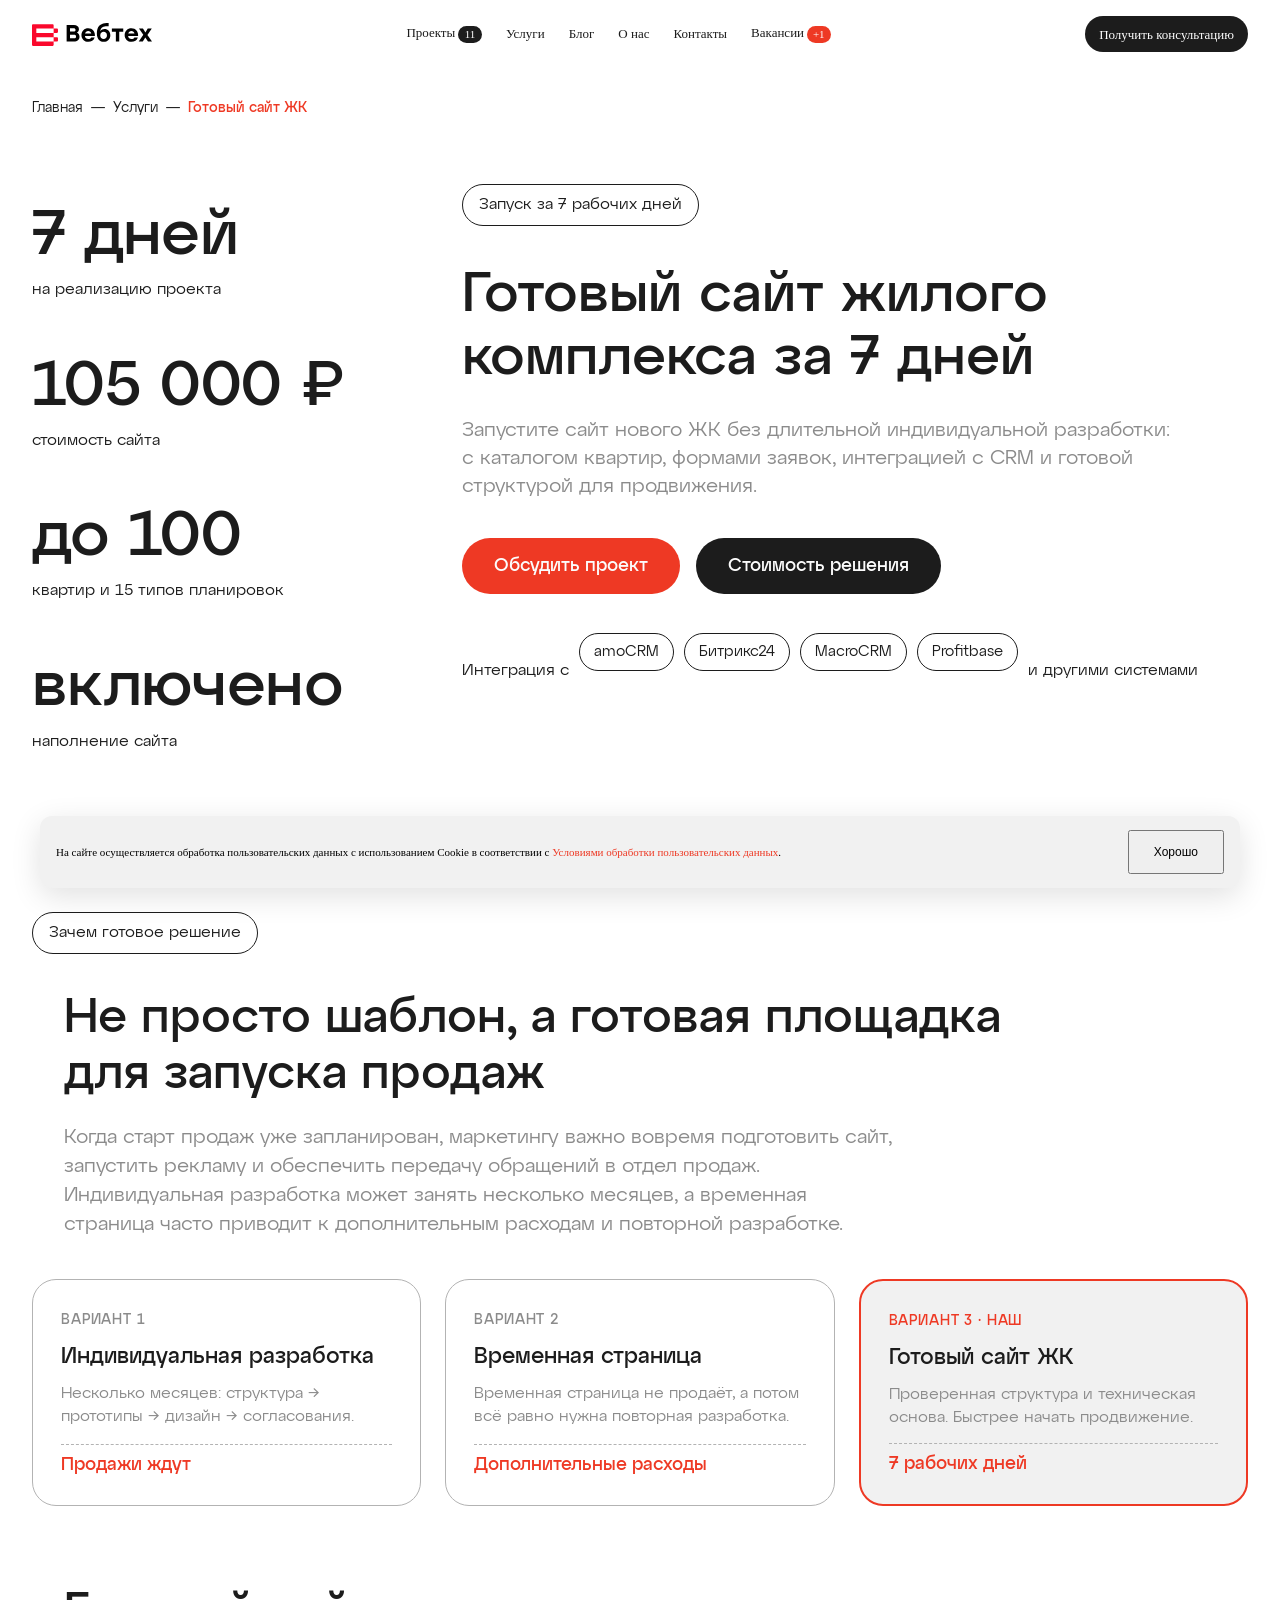
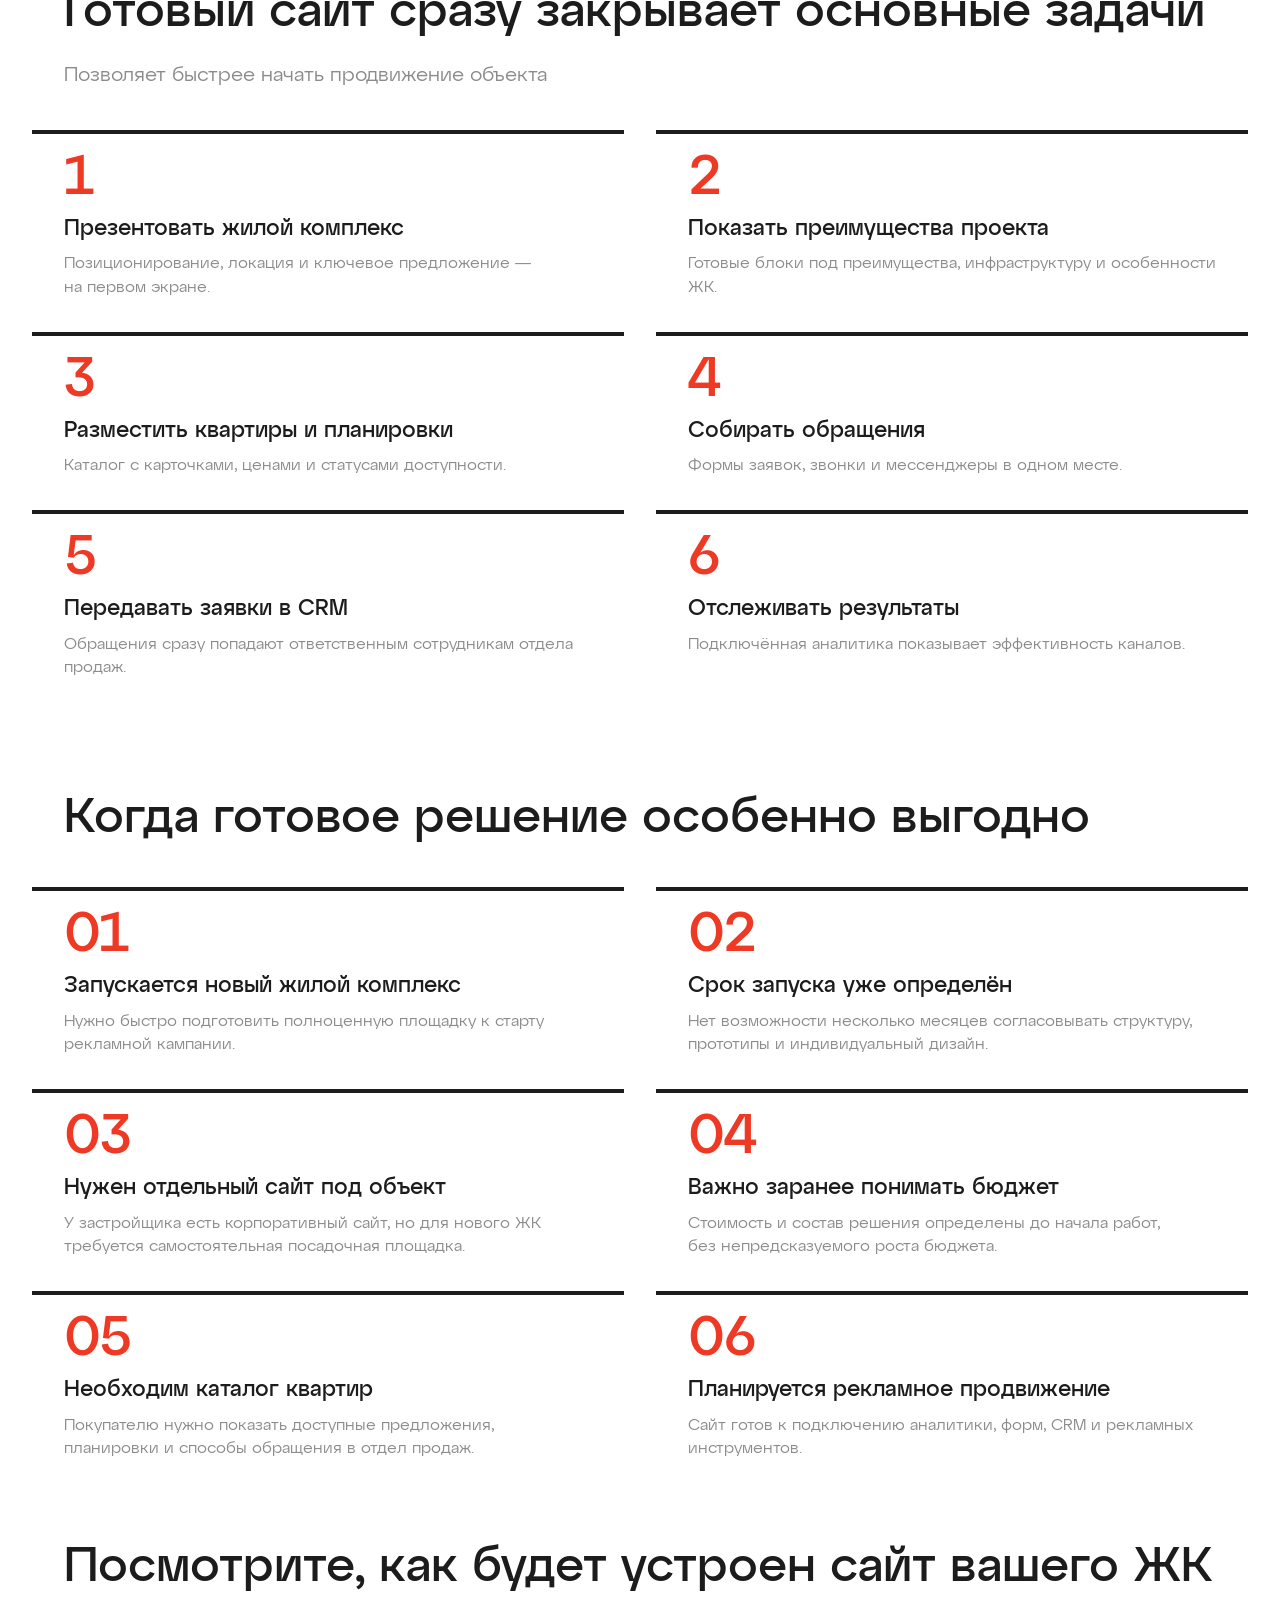
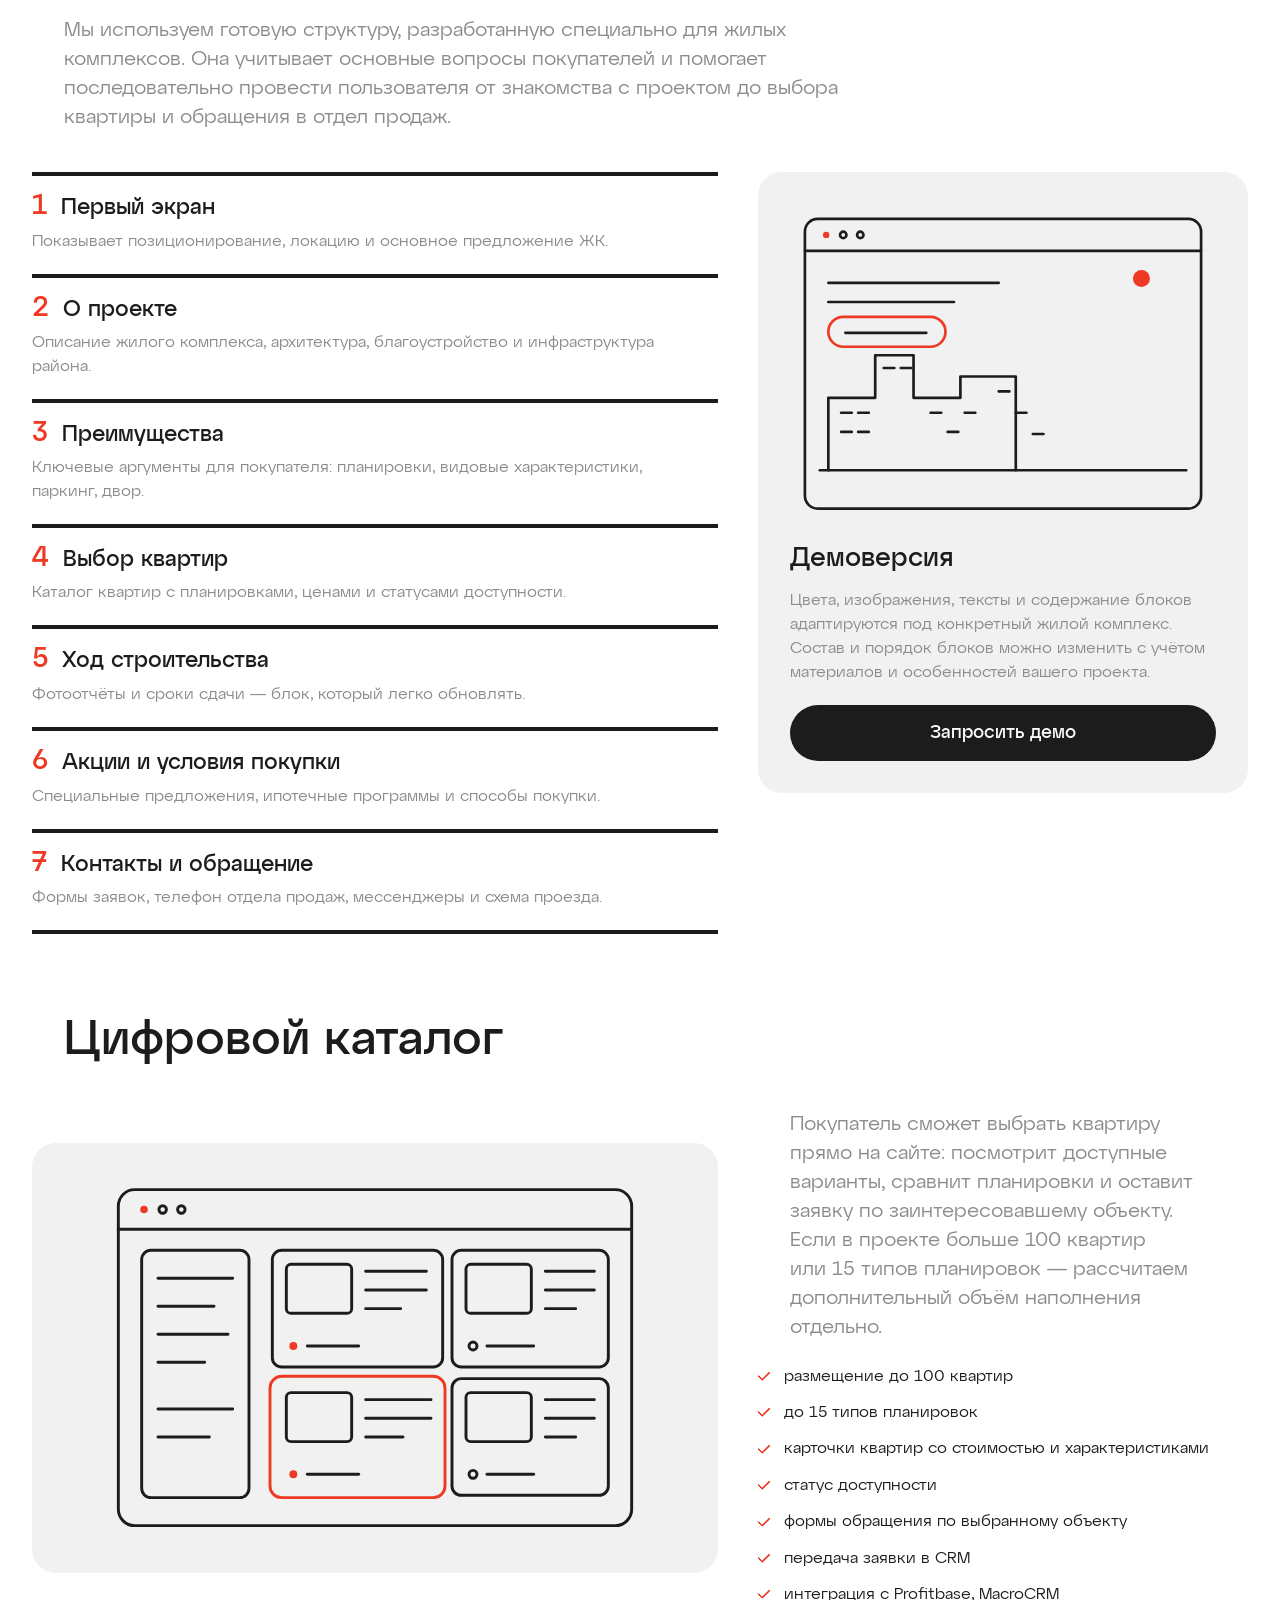
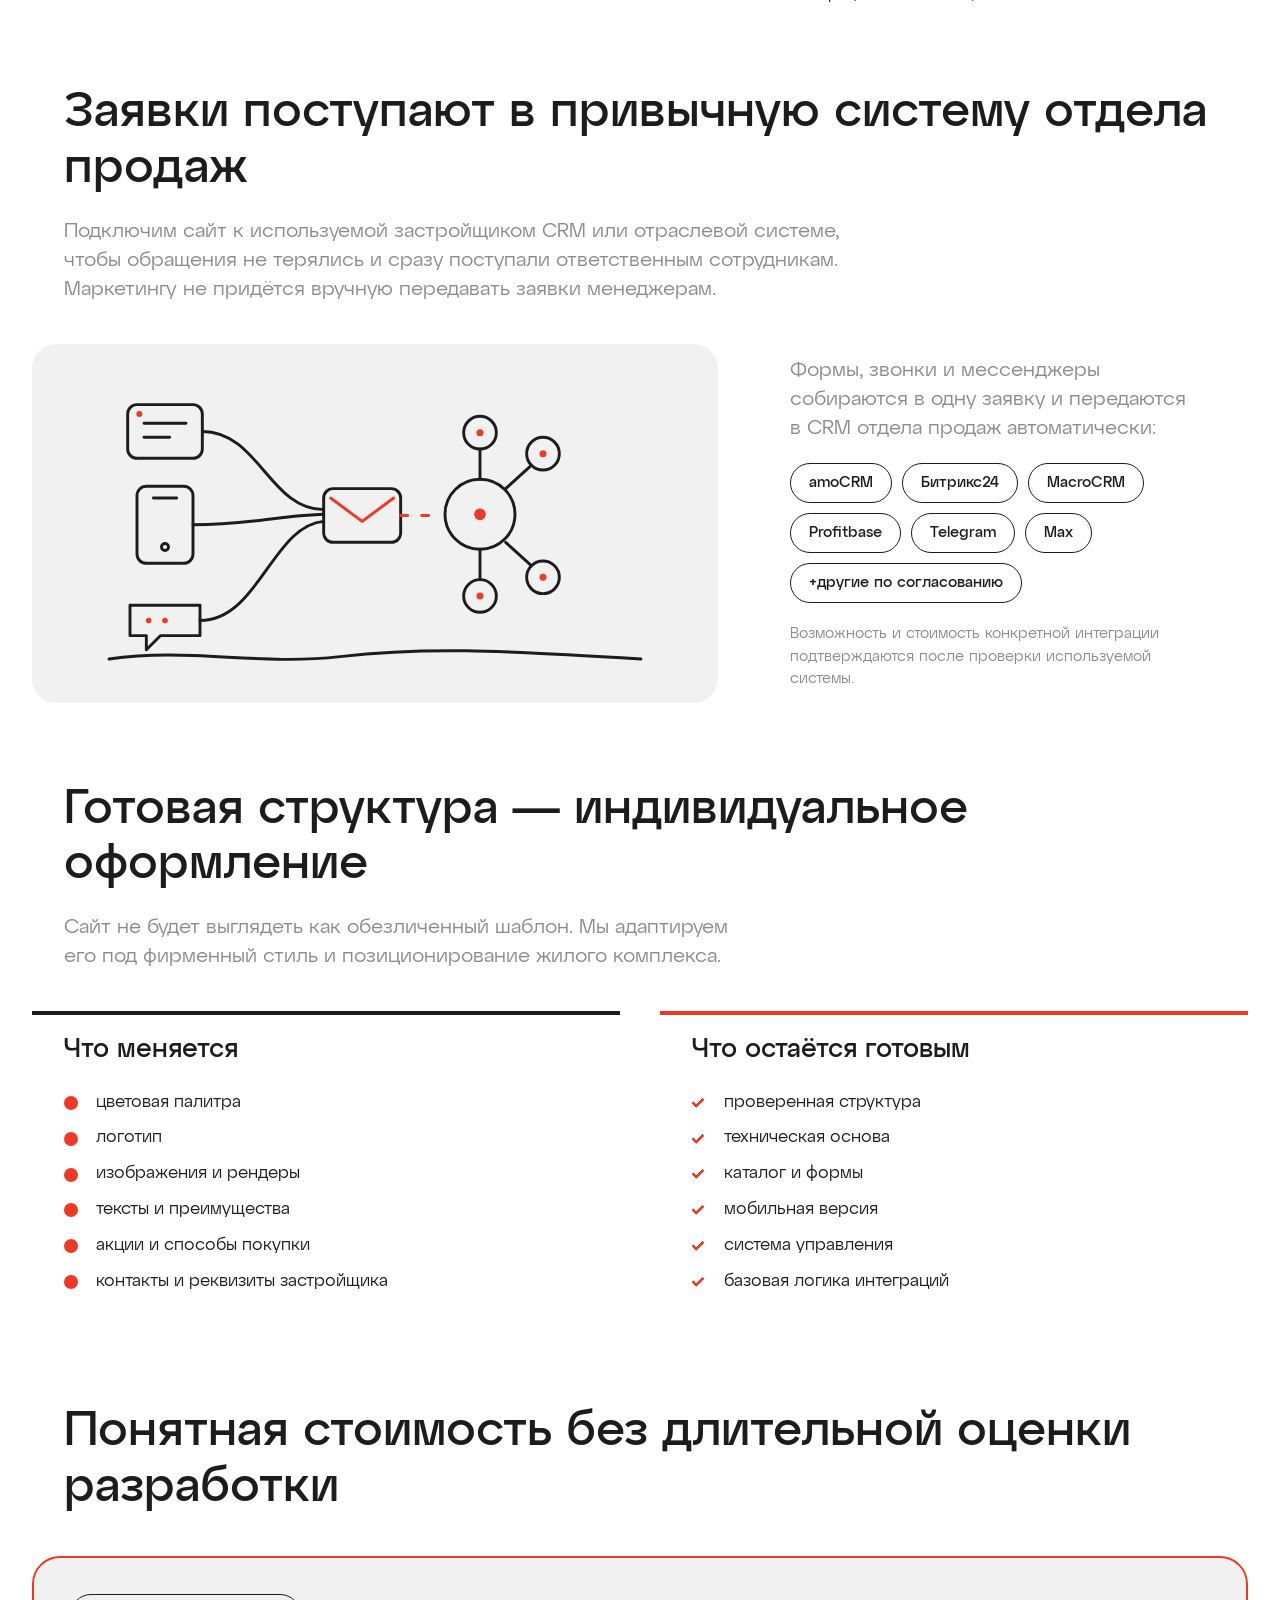
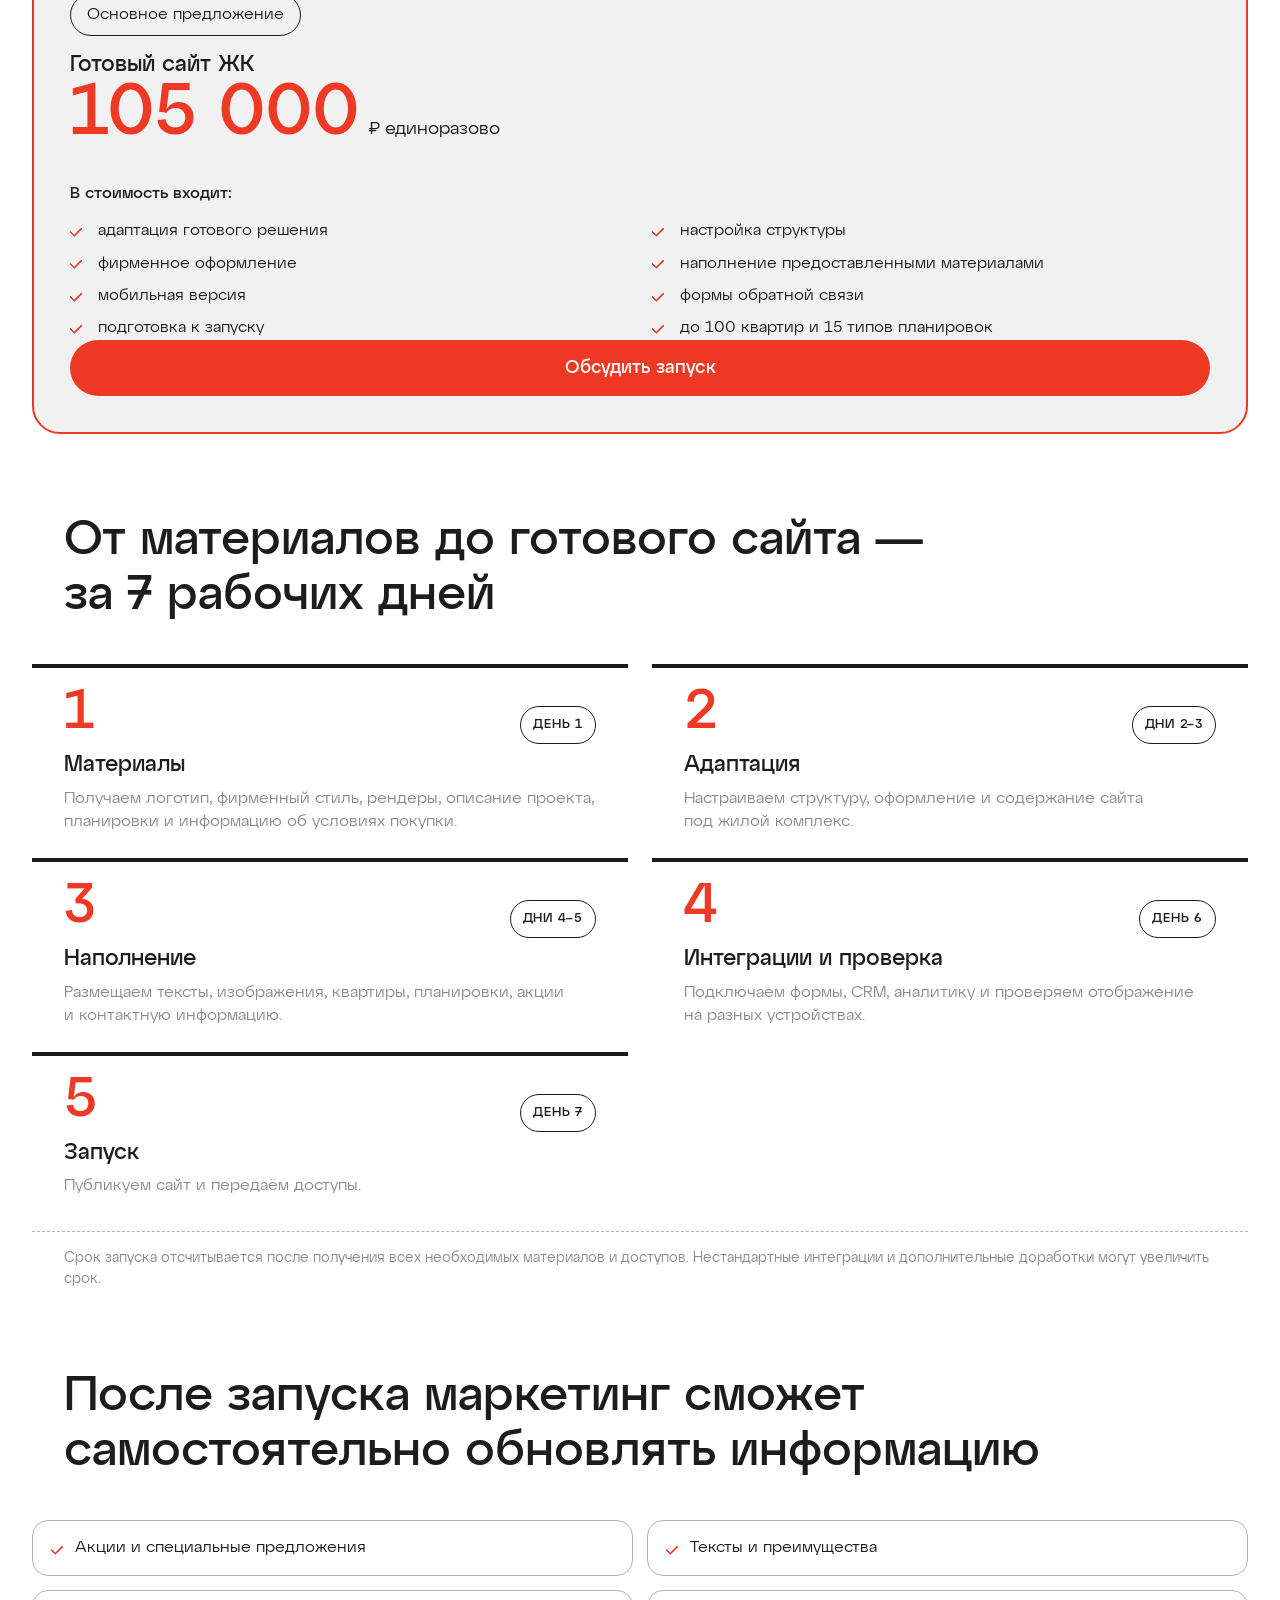
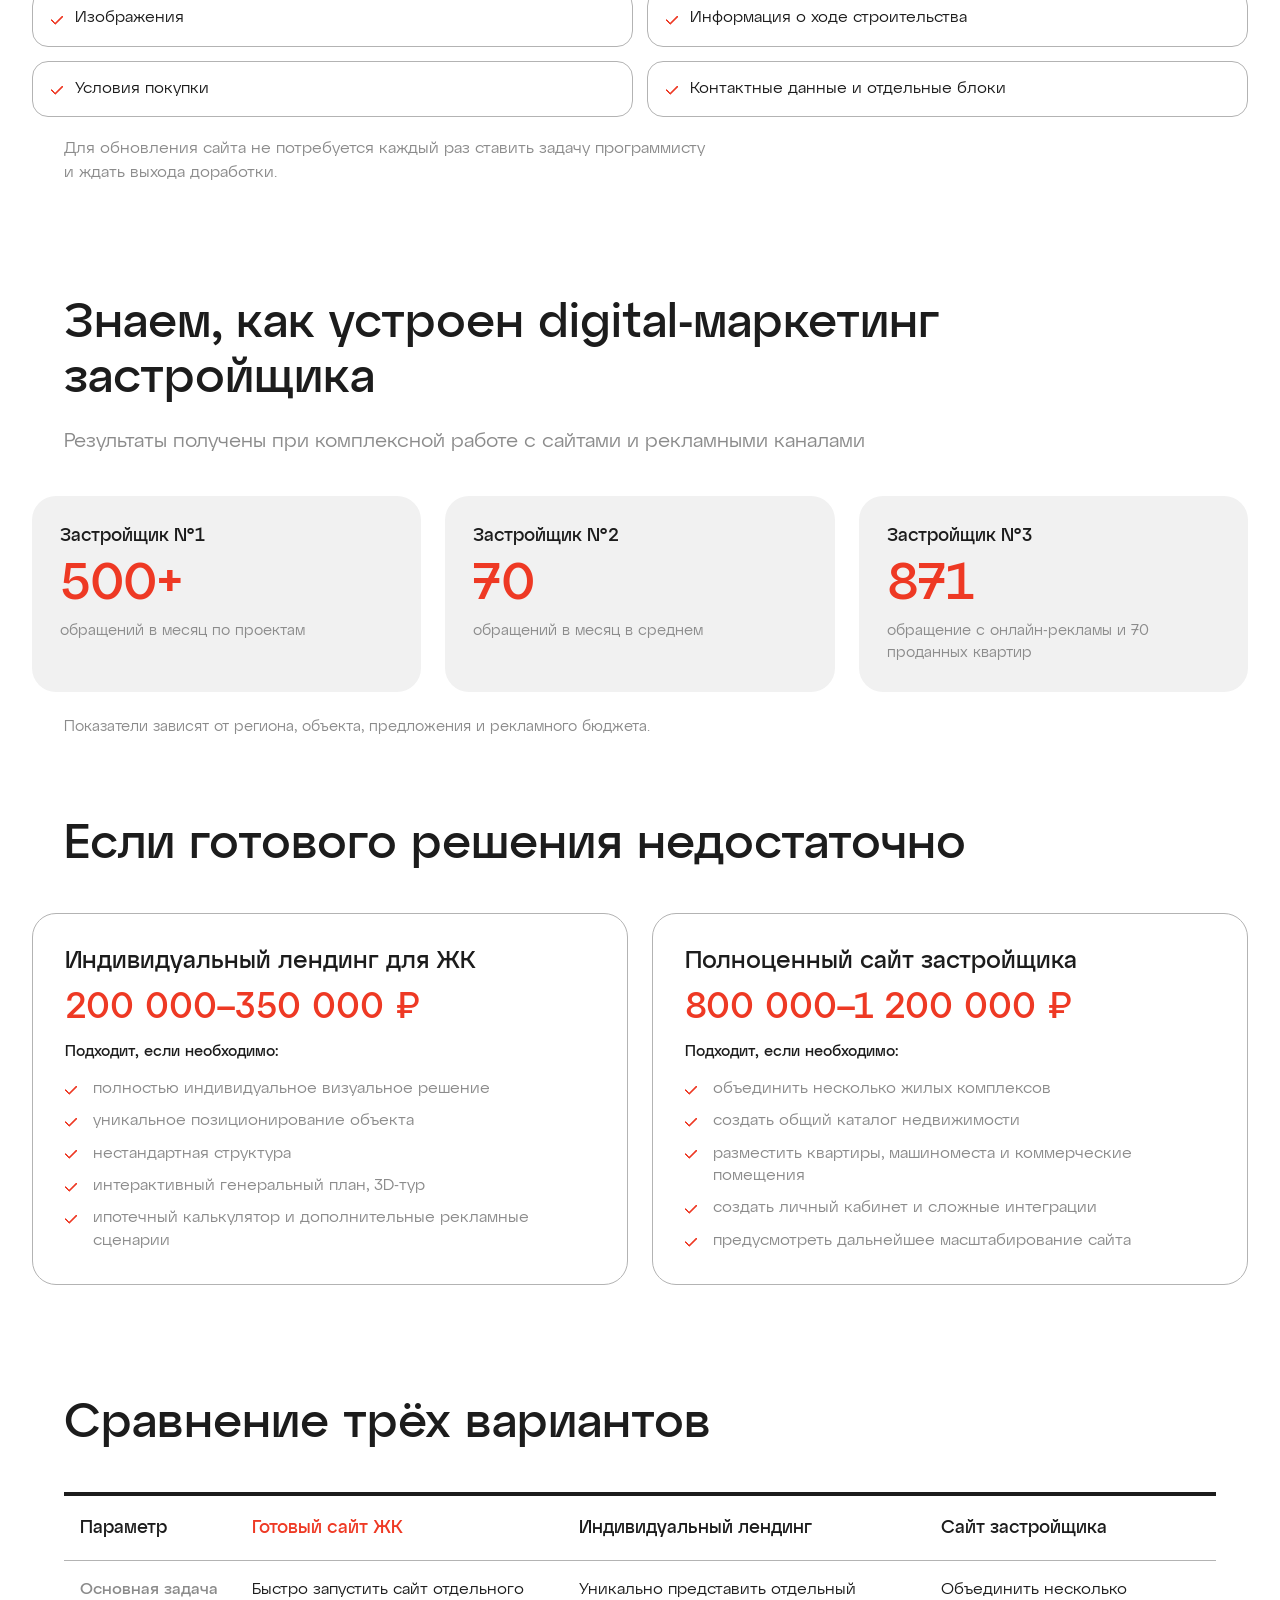
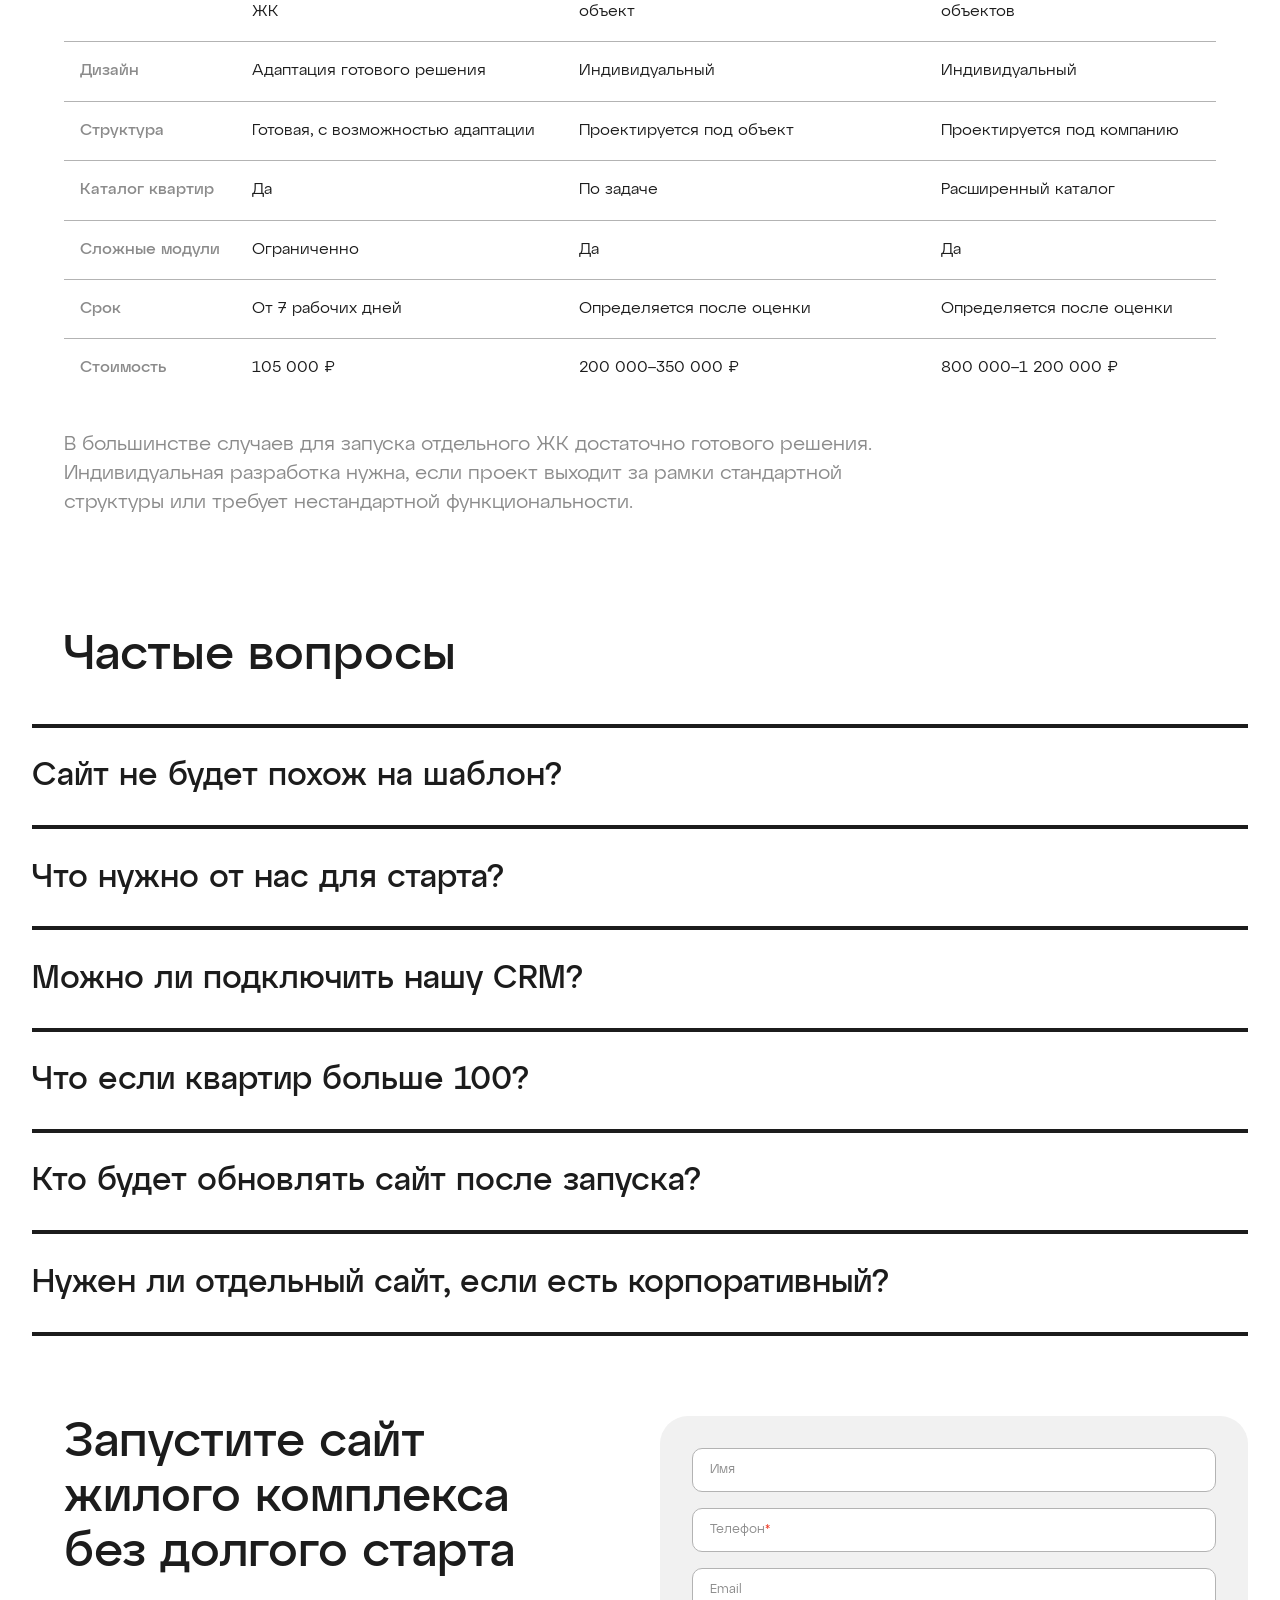
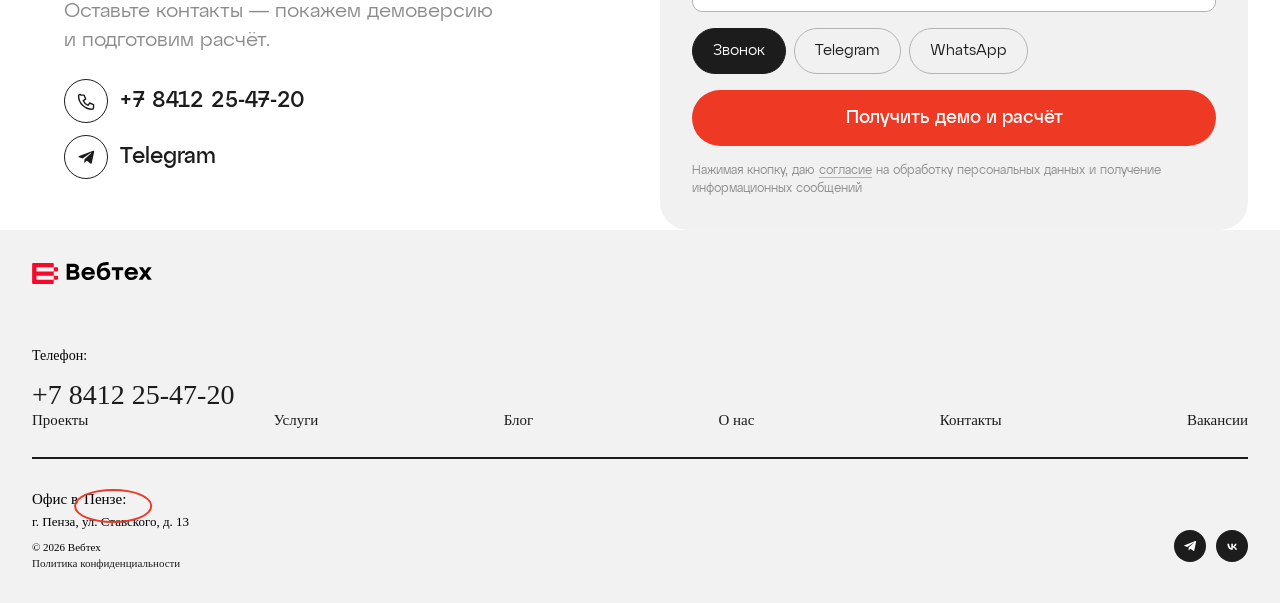
<file: zhk.html>
<!DOCTYPE html>
<html lang="ru">
<head>
  <meta charset="utf-8"/>
  <meta name="viewport" content="width=device-width, initial-scale=1"/>
  <title>Готовый сайт жилого комплекса за 7 дней | Вебтех</title>
  <meta name="description" content="Запустите сайт нового ЖК за 7 рабочих дней: каталог квартир, планировки, формы заявок, интеграция с CRM и готовая структура для продвижения. Адаптация под фирменный стиль жилого комплекса."/>
  <link rel="icon" href="assets/img/favicon.ico" sizes="16x16"/>
  <link rel="stylesheet" href="assets/css/style.css"/>
  <link rel="stylesheet" href="assets/css/zhk.css"/>
</head>
<body>

  <!-- ===================== Header ===================== -->
  <header class="header" data-header="default" data-page="other">
    <div class="container">
      <div class="row row_align-center row_space-between">
        <div class="header_logo">
          <a href="/" aria-label="Вебтех">
            <svg viewBox="66.53 61.1 616.68 117.18" fill="none" xmlns="http://www.w3.org/2000/svg" role="img" aria-label="Вебтех">
              <path fill="#FA082C" d="M88.77 89.32c29.66,0 59.31,0 88.96,0l0 22.24c-29.65,0 -59.3,0 -88.96,0l0 -22.24zm88.96 84.52l0 -17.8 17.79 0c2.45,0 4.45,-1.99 4.45,-4.44l0 -13.35c0,-2.45 -2,-4.45 -4.45,-4.45l-17.79 0 0 -22.24 17.79 0c2.45,0 4.45,-1.99 4.45,-4.44l0 -13.35c0,-2.45 -2,-4.45 -4.45,-4.45l-17.79 0 0 -17.79c0,-2.45 -2,-4.45 -4.45,-4.45 -34.1,0 -68.2,0 -102.3,0 -2.45,0 -4.45,2 -4.45,4.45 0,34.1 0,68.21 0,102.31 0,2.45 2,4.44 4.45,4.44 34.1,0 68.2,0 102.3,0 2.45,0 4.45,-1.99 4.45,-4.44zm0 -17.8c-29.65,0 -59.3,0 -88.96,0l0 -22.24c29.66,0 59.31,0 88.96,0l0 22.24z"></path>
              <path fill="#000" d="M297.17 110.3c4.45,1.45 7.81,4.06 10.08 7.83 2.27,3.77 3.4,8.24 3.4,13.42 0,7.7 -2.57,13.71 -7.71,18.04 -5.14,4.33 -12.13,6.5 -20.95,6.5l-37.54 0 0 -85.03 37.29 0c8.02,0 14.36,1.9 19.01,5.71 4.66,3.81 6.99,9.27 6.99,16.4 0,7.85 -3.52,13.56 -10.57,17.13zm-6.92 -14.22c0,-3.07 -0.87,-5.26 -2.62,-6.56 -1.74,-1.29 -4.47,-1.94 -8.2,-1.94l-17.61 0 0 17.13 18.1 0c6.88,0 10.33,-2.88 10.33,-8.63zm-8.63 43.49c4.21,0 7.17,-0.81 8.87,-2.43 1.7,-1.62 2.55,-3.97 2.55,-7.05 0,-3.23 -0.85,-5.62 -2.55,-7.16 -1.7,-1.54 -4.7,-2.31 -8.99,-2.31l-19.68 0 0 18.95 19.8 0zm73.86 -51.75c10.93,0 19.58,3.77 25.93,11.3 6.36,7.53 9.09,16.88 8.2,28.06l-51.26 0c0.57,5.18 2.43,9.15 5.59,11.9 3.16,2.76 7.08,4.13 11.78,4.13 3.4,0 6.44,-0.74 9.11,-2.24 2.67,-1.5 4.58,-3.55 5.71,-6.14l17.98 0c-2.35,7.53 -6.48,13.2 -12.39,17.01 -5.91,3.8 -12.68,5.71 -20.29,5.71 -10.36,0 -18.83,-3.28 -25.39,-9.84 -6.56,-6.56 -9.84,-14.86 -9.84,-24.9 0,-10.05 3.28,-18.39 9.84,-25.03 6.56,-6.64 14.9,-9.96 25.03,-9.96zm-0.12 14.34c-4.13,0 -7.58,1.11 -10.33,3.34 -2.75,2.22 -4.7,5.2 -5.83,8.93l31.95 0c-0.97,-3.73 -2.84,-6.71 -5.59,-8.93 -2.75,-2.23 -6.15,-3.34 -10.2,-3.34zm84.18 -10.82c8.42,0 15.44,2.96 21.07,8.87 5.63,5.91 8.44,13.61 8.44,23.08 0,10.21 -3.21,18.47 -9.65,24.78 -6.44,6.32 -14.52,9.48 -24.24,9.48 -4.77,0 -9.23,-0.81 -13.36,-2.43 -4.13,-1.62 -7.85,-4.09 -11.17,-7.41 -3.32,-3.32 -5.96,-7.8 -7.9,-13.42 -1.94,-5.63 -2.91,-12.13 -2.91,-19.5 0,-8.99 1.01,-16.74 3.03,-23.26 2.03,-6.52 4.7,-11.72 8.02,-15.61 3.32,-3.89 7.67,-6.95 13.06,-9.17 5.38,-2.23 10.89,-3.73 16.52,-4.5 5.63,-0.77 12.29,-1.15 19.98,-1.15l0 16.28c-5.99,0 -11.05,0.18 -15.18,0.54 -4.13,0.37 -8,1.1 -11.6,2.19 -3.61,1.09 -6.48,2.59 -8.63,4.49 -2.14,1.91 -3.87,4.4 -5.16,7.47 -1.3,3.08 -2.11,6.85 -2.43,11.3 2.19,-3.89 5.24,-6.86 9.17,-8.93 3.93,-2.06 8.24,-3.1 12.94,-3.1zm-5.11 51.27c4.94,0 9.06,-1.68 12.33,-5.04 3.28,-3.36 4.92,-7.8 4.92,-13.31 0,-5.42 -1.6,-9.79 -4.79,-13.12 -3.2,-3.31 -7.23,-4.98 -12.09,-4.98 -4.94,0 -9.09,1.69 -12.45,5.05 -3.36,3.36 -5.04,7.71 -5.04,13.05 0,5.51 1.64,9.95 4.92,13.31 3.28,3.36 7.35,5.04 12.2,5.04zm101.07 -53.33l0 16.4 -20.65 0 0 50.41 -17.37 0 0 -50.41 -20.53 0 0 -16.4 37.9 0 20.65 0zm42.03 -1.46c10.93,0 19.58,3.77 25.94,11.3 6.35,7.53 9.09,16.88 8.2,28.06l-51.27 0c0.57,5.18 2.43,9.15 5.59,11.9 3.16,2.76 7.09,4.13 11.78,4.13 3.41,0 6.44,-0.74 9.11,-2.24 2.68,-1.5 4.58,-3.55 5.71,-6.14l17.98 0c-2.35,7.53 -6.48,13.2 -12.39,17.01 -5.91,3.8 -12.67,5.71 -20.28,5.71 -10.37,0 -18.83,-3.28 -25.39,-9.84 -6.56,-6.56 -9.84,-14.86 -9.84,-24.9 0,-10.05 3.28,-18.39 9.84,-25.03 6.56,-6.64 14.9,-9.96 25.02,-9.96zm-0.12 14.34c-4.13,0 -7.57,1.11 -10.33,3.34 -2.75,2.22 -4.69,5.2 -5.83,8.93l31.95 0c-0.97,-3.73 -2.83,-6.71 -5.59,-8.93 -2.75,-2.23 -6.15,-3.34 -10.2,-3.34zm105.8 53.93l-20.65 0 -13.72 -21.01 -13 21.01 -20.89 0 23.56 -34.5 -22.35 -32.31 20.65 0 12.63 19.56 11.79 -19.56 20.89 0 -22.35 32.8 23.44 34.01z"></path>
            </svg>
          </a>
        </div>
        <nav class="header_menu header_menu_desktop">
          <ul>
            <li><a href="/projects">Проекты<span class="header_label header_label_project">11</span></a></li>
            <li><a href="/services">Услуги</a></li>
            <li><a href="/blog">Блог</a></li>
            <li><a href="/about">О нас</a></li>
            <li><a href="/contacts">Контакты</a></li>
            <li><a href="/vacancy">Вакансии<span class="header_label header_label_vacancy">+1</span></a></li>
          </ul>
        </nav>
        <div class="header_handle">
          <button type="button" class="button" data-size="small" data-popup-open>Получить консультацию</button>
          <button class="header_toggle" aria-label="Меню"><span></span><span></span><span></span></button>
        </div>
      </div>
    </div>
  </header>

  <!-- Mobile menu -->
  <div class="header_mobile">
    <div class="header_overlay"></div>
    <div class="header_mobile_menu">
      <nav class="header_menu">
        <ul>
          <li><a href="/projects">Проекты<span class="header_label header_label_project">11</span></a></li>
          <li><a href="/services">Услуги</a></li>
          <li><a href="/blog">Блог</a></li>
          <li><a href="/about">О нас</a></li>
          <li><a href="/contacts">Контакты</a></li>
          <li><a href="/vacancy">Вакансии<span class="header_label header_label_vacancy">+1</span></a></li>
          <li class="header_mobileCta"><button type="button" class="button" data-popup-open>Получить консультацию</button></li>
        </ul>
      </nav>
    </div>
  </div>

  <!-- ===================== Popup ===================== -->
  <div class="popup_wrap" data-opened="no" id="popup">
    <div class="popup_overflow" data-popup-close></div>
    <div class="popup_modal">
      <button class="popup_modal_close" data-popup-close aria-label="Закрыть">
        <svg width="24" height="24" viewBox="0 0 24 24" fill="none" xmlns="http://www.w3.org/2000/svg"><path fill-rule="evenodd" clip-rule="evenodd" d="M10.887 12.025L0 1.11094L1.05934 0.0489674L11.9463 10.963L22.8333 0.0489674L23.8927 1.11094L13.0057 12.025L23.8917 22.938L22.8323 24L11.9463 13.087L1.06034 24L0.000999133 22.938L10.887 12.025Z" fill="#1C1C1C"></path></svg>
      </button>
      <div class="popup_modal_header">
        <h3>Получить консультацию</h3>
        <p>Введите данные, и мы вам перезвоним в ближайшее время</p>
      </div>
      <div class="popup_form">
        <form data-lead-form>
          <div class="input_block">
            <div class="input_field"><input type="text" placeholder=" " name="name"/><span class="input_label">Имя</span></div>
          </div>
          <div class="input_block">
            <div class="input_field"><input type="tel" placeholder=" " required name="phone"/><span class="input_label">Телефон<span class="required">*</span></span></div>
          </div>
          <div class="input_block">
            <div class="input_field"><input type="email" placeholder=" " name="email"/><span class="input_label">Почта</span></div>
          </div>
          <div><button class="button button_form button_red" type="submit">Отправить</button></div>
          <div class="checkbox_default">
            <label>
              <input type="checkbox" name="agree" checked/>
              <span></span>
              Даю <a href="/policy/" target="_blank">согласие</a> на обработку персональных данных и соглашаюсь с <a href="/policy/" target="_blank">политикой конфиденциальности</a>
            </label>
          </div>
        </form>
      </div>
    </div>
  </div>

  <!-- ===================== Page ===================== -->
  <div class="page" data-theme="light">
    <main>

      <!-- Hero -->
      <section class="in hsec">
        <div class="crumbs">
          <span><a href="/">Главная</a></span><span>—</span>
          <span><a href="/services">Услуги</a></span><span>—</span>
          <b>Готовый сайт ЖК</b>
        </div>
        <div class="hero">
          <div class="stats">
            <div class="stat"><b><span class="v" data-count="7">7</span>&nbsp;дней</b><span>на&nbsp;реализацию проекта</span></div>
            <div class="stat"><b><span class="v" data-count="105">105</span>&nbsp;000&nbsp;₽</b><span>стоимость сайта</span></div>
            <div class="stat"><b>до&nbsp;<span class="v" data-count="100">100</span></b><span>квартир и&nbsp;15 типов планировок</span></div>
            <div class="stat"><b>включено</b><span>наполнение сайта</span></div>
          </div>
          <div class="hero-r">
            <span class="chip">Запуск за&nbsp;7 рабочих дней</span>
            <h1 class="h1">Готовый сайт жилого комплекса за&nbsp;7&nbsp;дней</h1>
            <p class="sub">Запустите сайт нового ЖК без&nbsp;длительной индивидуальной разработки: с&nbsp;каталогом квартир, формами заявок, интеграцией с&nbsp;CRM и&nbsp;готовой структурой для&nbsp;продвижения.</p>
            <div class="btns">
              <button type="button" class="btn red" data-popup-open>Обсудить проект</button>
              <a class="btn line" href="#price">Стоимость решения</a>
            </div>
            <div class="crm">
              <span>Интеграция с</span>
              <span class="chip">amoCRM</span>
              <span class="chip">Битрикс24</span>
              <span class="chip">MacroCRM</span>
              <span class="chip">Profitbase</span>
              <span>и&nbsp;другими системами</span>
            </div>
          </div>
        </div>
      </section>

      <!-- Почему готовое решение -->
      <section class="in block">
        <span class="chip reveal">Зачем готовое решение</span>
        <h2 class="h2 reveal" style="margin-top:clamp(24px,3vw,60px)">Не&nbsp;просто шаблон, а&nbsp;готовая площадка для&nbsp;запуска продаж</h2>
        <p class="intro reveal">Когда старт продаж уже запланирован, маркетингу важно вовремя подготовить сайт, запустить рекламу и&nbsp;обеспечить передачу обращений в&nbsp;отдел продаж. Индивидуальная разработка может занять несколько месяцев, а&nbsp;временная страница часто приводит к&nbsp;дополнительным расходам и&nbsp;повторной разработке.</p>
        <div class="cmp3">
          <div class="card reveal">
            <span class="lbl">Вариант 1</span>
            <h3 class="ttl">Индивидуальная разработка</h3>
            <p class="sub">Несколько месяцев: структура&nbsp;→ прототипы&nbsp;→ дизайн&nbsp;→ согласования.</p>
            <span class="mark">Продажи ждут</span>
          </div>
          <div class="card reveal" style="--rd:.08s">
            <span class="lbl">Вариант 2</span>
            <h3 class="ttl">Временная страница</h3>
            <p class="sub">Временная страница не&nbsp;продаёт, а&nbsp;потом всё равно нужна повторная разработка.</p>
            <span class="mark">Дополнительные расходы</span>
          </div>
          <div class="card hot reveal" style="--rd:.16s">
            <span class="lbl">Вариант 3 · наш</span>
            <h3 class="ttl">Готовый сайт ЖК</h3>
            <p class="sub">Проверенная структура и&nbsp;техническая основа. Быстрее начать продвижение.</p>
            <span class="mark">7 рабочих дней</span>
          </div>
        </div>
      </section>

      <!-- Задачи -->
      <section class="in block">
        <h2 class="h2 reveal">Готовый сайт сразу закрывает основные задачи</h2>
        <p class="intro reveal">Позволяет быстрее начать продвижение объекта</p>
        <div class="nums">
          <div class="num reveal"><b>1</b><span class="ttl">Презентовать жилой комплекс</span><p>Позиционирование, локация и&nbsp;ключевое предложение&nbsp;— на&nbsp;первом экране.</p></div>
          <div class="num reveal" style="--rd:.08s"><b>2</b><span class="ttl">Показать преимущества проекта</span><p>Готовые блоки под преимущества, инфраструктуру и&nbsp;особенности ЖК.</p></div>
          <div class="num reveal" style="--rd:.16s"><b>3</b><span class="ttl">Разместить квартиры и&nbsp;планировки</span><p>Каталог с&nbsp;карточками, ценами и&nbsp;статусами доступности.</p></div>
          <div class="num reveal"><b>4</b><span class="ttl">Собирать обращения</span><p>Формы заявок, звонки и&nbsp;мессенджеры в&nbsp;одном месте.</p></div>
          <div class="num reveal" style="--rd:.08s"><b>5</b><span class="ttl">Передавать заявки в&nbsp;CRM</span><p>Обращения сразу попадают ответственным сотрудникам отдела продаж.</p></div>
          <div class="num reveal" style="--rd:.16s"><b>6</b><span class="ttl">Отслеживать результаты</span><p>Подключённая аналитика показывает эффективность каналов.</p></div>
        </div>
      </section>

      <!-- Когда выгодно -->
      <section class="in block lg">
        <h2 class="h2 reveal">Когда готовое решение особенно выгодно</h2>
        <div class="nums">
          <div class="num reveal"><b>01</b><span class="ttl">Запускается новый жилой комплекс</span><p>Нужно быстро подготовить полноценную площадку к&nbsp;старту рекламной кампании.</p></div>
          <div class="num reveal" style="--rd:.08s"><b>02</b><span class="ttl">Срок запуска уже определён</span><p>Нет возможности несколько месяцев согласовывать структуру, прототипы и&nbsp;индивидуальный дизайн.</p></div>
          <div class="num reveal" style="--rd:.16s"><b>03</b><span class="ttl">Нужен отдельный сайт под&nbsp;объект</span><p>У&nbsp;застройщика есть корпоративный сайт, но&nbsp;для&nbsp;нового ЖК требуется самостоятельная посадочная площадка.</p></div>
          <div class="num reveal"><b>04</b><span class="ttl">Важно заранее понимать бюджет</span><p>Стоимость и&nbsp;состав решения определены до&nbsp;начала работ, без&nbsp;непредсказуемого роста бюджета.</p></div>
          <div class="num reveal" style="--rd:.08s"><b>05</b><span class="ttl">Необходим каталог квартир</span><p>Покупателю нужно показать доступные предложения, планировки и&nbsp;способы обращения в&nbsp;отдел продаж.</p></div>
          <div class="num reveal" style="--rd:.16s"><b>06</b><span class="ttl">Планируется рекламное продвижение</span><p>Сайт готов к&nbsp;подключению аналитики, форм, CRM и&nbsp;рекламных инструментов.</p></div>
        </div>
      </section>

      <!-- Как устроен сайт -->
      <section class="in block">
        <h2 class="h2 reveal">Посмотрите, как&nbsp;будет устроен сайт вашего ЖК</h2>
        <p class="intro reveal">Мы&nbsp;используем готовую структуру, разработанную специально для&nbsp;жилых комплексов. Она&nbsp;учитывает основные вопросы покупателей и&nbsp;помогает последовательно провести пользователя от&nbsp;знакомства с&nbsp;проектом до&nbsp;выбора квартиры и&nbsp;обращения в&nbsp;отдел продаж.</p>
        <div class="struct">
          <div>
            <div class="bl reveal"><span class="t"><b>1</b>Первый экран</span><p>Показывает позиционирование, локацию и&nbsp;основное предложение ЖК.</p></div>
            <div class="bl reveal" style="--rd:.05s"><span class="t"><b>2</b>О&nbsp;проекте</span><p>Описание жилого комплекса, архитектура, благоустройство и&nbsp;инфраструктура района.</p></div>
            <div class="bl reveal" style="--rd:.1s"><span class="t"><b>3</b>Преимущества</span><p>Ключевые аргументы для&nbsp;покупателя: планировки, видовые характеристики, паркинг, двор.</p></div>
            <div class="bl reveal" style="--rd:.15s"><span class="t"><b>4</b>Выбор квартир</span><p>Каталог квартир с&nbsp;планировками, ценами и&nbsp;статусами доступности.</p></div>
            <div class="bl reveal" style="--rd:.2s"><span class="t"><b>5</b>Ход строительства</span><p>Фотоотчёты и&nbsp;сроки сдачи&nbsp;— блок, который легко обновлять.</p></div>
            <div class="bl reveal" style="--rd:.25s"><span class="t"><b>6</b>Акции и&nbsp;условия покупки</span><p>Специальные предложения, ипотечные программы и&nbsp;способы покупки.</p></div>
            <div class="bl reveal" style="--rd:.3s"><span class="t"><b>7</b>Контакты и&nbsp;обращение</span><p>Формы заявок, телефон отдела продаж, мессенджеры и&nbsp;схема проезда.</p></div>
          </div>
          <div class="demo reveal" style="--rd:.1s">
            <svg viewBox="0 0 400 300" aria-hidden="true" style="width:100%;height:auto;display:block;margin-bottom:6px">
              <rect class="ln" x="14" y="14" width="372" height="272" rx="12"></rect>
              <path class="ln" d="M14 44 H386"></path>
              <circle class="dot" cx="34" cy="29" r="3"></circle>
              <circle class="ln" cx="50" cy="29" r="3"></circle>
              <circle class="ln" cx="66" cy="29" r="3"></circle>
              <path class="ln" d="M36 74 h160 M36 92 h118"></path>
              <rect class="rd" x="36" y="106" width="110" height="28" rx="14"></rect>
              <path class="ln" d="M52 121 h76"></path>
              <circle class="dot" cx="330" cy="70" r="8"></circle>
              <circle class="ping" cx="330" cy="70" r="8"></circle>
              <path class="ln" d="M36 250 V182 h44 V142 h36 v40 h44 V162 h52 v88"></path>
              <path class="ln" d="M48 196h10 M48 214h10 M64 196h10 M64 214h10"></path>
              <path class="ln" d="M88 154h10 M104 154h10"></path>
              <path class="ln" d="M132 196h10 M148 214h10 M164 196h10"></path>
              <path class="ln" d="M196 176h10 M212 196h10 M228 216h10"></path>
              <path class="ln" d="M28 250 H372"></path>
            </svg>
            <span class="t">Демоверсия</span>
            <p>Цвета, изображения, тексты и&nbsp;содержание блоков адаптируются под&nbsp;конкретный жилой комплекс. Состав и&nbsp;порядок блоков можно изменить с&nbsp;учётом материалов и&nbsp;особенностей вашего проекта.</p>
            <button type="button" class="btn line" data-popup-open>Запросить демо</button>
          </div>
        </div>
      </section>

      <!-- Каталог -->
      <section class="in block">
        <h2 class="h2 reveal">Цифровой каталог</h2>
        <div class="catsplit">
          <div class="illus reveal">
            <svg viewBox="0 0 480 320" aria-hidden="true">
              <rect class="ln" x="20" y="16" width="440" height="288" rx="14"></rect>
              <path class="ln" d="M20 50 H460"></path>
              <circle class="dot" cx="42" cy="33" r="3.2"></circle>
              <circle class="ln" cx="58" cy="33" r="3.2"></circle>
              <circle class="ln" cx="74" cy="33" r="3.2"></circle>
              <rect class="ln" x="40" y="68" width="92" height="212" rx="8"></rect>
              <path class="ln" d="M54 92h64M54 116h48M54 140h60M54 164h40M54 204h64M54 228h44"></path>
              <rect class="ln" x="152" y="68" width="146" height="100" rx="8"></rect>
              <rect class="ln" x="164" y="80" width="56" height="42" rx="4"></rect>
              <path class="ln" d="M232 86h52M232 102h52M232 118h30"></path>
              <circle class="dot" cx="170" cy="150" r="3.4"></circle>
              <path class="ln" d="M182 150h44"></path>
              <rect class="ln" x="306" y="68" width="134" height="100" rx="8"></rect>
              <rect class="ln" x="318" y="80" width="56" height="42" rx="4"></rect>
              <path class="ln" d="M386 86h42M386 102h42M386 118h26"></path>
              <circle class="ln" cx="324" cy="150" r="3.4"></circle>
              <path class="ln" d="M336 150h40"></path>
              <rect class="rd" x="150" y="176" width="150" height="104" rx="10"></rect>
              <rect class="ln" x="164" y="190" width="56" height="42" rx="4"></rect>
              <path class="ln" d="M232 196h56M232 212h56M232 228h32"></path>
              <circle class="dot beat" cx="170" cy="260" r="3.4"></circle>
              <path class="ln" d="M182 260h44"></path>
              <rect class="ln" x="306" y="178" width="134" height="100" rx="8"></rect>
              <rect class="ln" x="318" y="190" width="56" height="42" rx="4"></rect>
              <path class="ln" d="M386 196h42M386 212h42M386 228h26"></path>
              <circle class="ln" cx="324" cy="260" r="3.4"></circle>
              <path class="ln" d="M336 260h40"></path>
            </svg>
          </div>
          <div>
            <p class="intro reveal" style="margin-top:0">Покупатель сможет выбрать квартиру прямо на&nbsp;сайте: посмотрит доступные варианты, сравнит планировки и&nbsp;оставит заявку по&nbsp;заинтересовавшему объекту. Если&nbsp;в&nbsp;проекте больше 100 квартир или&nbsp;15 типов планировок&nbsp;— рассчитаем дополнительный объём наполнения отдельно.</p>
            <div class="cat">
              <div class="it reveal">размещение до&nbsp;100 квартир</div>
              <div class="it reveal" style="--rd:.05s">до&nbsp;15 типов планировок</div>
              <div class="it reveal" style="--rd:.1s">карточки квартир со&nbsp;стоимостью и&nbsp;характеристиками</div>
              <div class="it reveal" style="--rd:.15s">статус доступности</div>
              <div class="it reveal">формы обращения по&nbsp;выбранному объекту</div>
              <div class="it reveal" style="--rd:.05s">передача заявки в&nbsp;CRM</div>
              <div class="it reveal" style="--rd:.1s">интеграция с&nbsp;Profitbase, MacroCRM</div>
            </div>
          </div>
        </div>
      </section>

      <!-- Интеграции -->
      <section class="in block">
        <h2 class="h2 reveal">Заявки поступают в&nbsp;привычную систему отдела продаж</h2>
        <p class="intro reveal">Подключим сайт к&nbsp;используемой застройщиком CRM или&nbsp;отраслевой системе, чтобы обращения не&nbsp;терялись и&nbsp;сразу поступали ответственным сотрудникам. Маркетингу не&nbsp;придётся вручную передавать заявки менеджерам.</p>
        <div class="integ">
          <div class="illus reveal">
            <svg viewBox="0 0 480 260" aria-hidden="true">
              <rect class="ln" x="28" y="28" width="64" height="46" rx="8"></rect>
              <path class="ln" d="M42 44h36M42 56h22"></path>
              <circle class="dot" cx="38" cy="36" r="2.6"></circle>
              <rect class="ln" x="36" y="98" width="48" height="66" rx="8"></rect>
              <path class="ln" d="M50 108h20"></path>
              <circle class="ln" cx="60" cy="150" r="3"></circle>
              <path class="ln" d="M30 200h60v26h-34l-12 12v-12h-14z"></path>
              <circle class="dot" cx="46" cy="213" r="2.4"></circle>
              <circle class="dot" cx="60" cy="213" r="2.4"></circle>
              <path class="ln" d="M92 51 C 140 51 150 118 196 118"></path>
              <path class="ln" d="M84 131 C 130 131 150 124 196 122"></path>
              <path class="ln" d="M90 213 C 140 213 152 132 196 128"></path>
              <rect class="ln" x="196" y="100" width="66" height="46" rx="8"></rect>
              <path class="rd" d="M202 108 L229 128 L256 108"></path>
              <path class="rd flow" d="M262 123 H296"></path>
              <path class="ln" d="M330 92 V66 M352 100 L374 80 M352 146 L374 166 M330 152 V178"></path>
              <circle class="ln" cx="330" cy="122" r="30"></circle>
              <circle class="dot beat" cx="330" cy="122" r="5"></circle>
              <circle class="ln" cx="330" cy="52" r="14"></circle>
              <circle class="dot" cx="330" cy="52" r="3"></circle>
              <circle class="ln" cx="384" cy="70" r="14"></circle>
              <circle class="dot" cx="384" cy="70" r="3"></circle>
              <circle class="ln" cx="384" cy="176" r="14"></circle>
              <circle class="dot" cx="384" cy="176" r="3"></circle>
              <circle class="ln" cx="330" cy="192" r="14"></circle>
              <circle class="dot" cx="330" cy="192" r="3"></circle>
              <path class="ln" d="M12 246 C 80 236 140 252 210 244 S 340 238 468 246"></path>
            </svg>
          </div>
          <div>
            <p class="intro reveal" style="margin-top:0">Формы, звонки и&nbsp;мессенджеры собираются в&nbsp;одну заявку и&nbsp;передаются в&nbsp;CRM отдела продаж автоматически:</p>
            <div class="chips reveal" style="--rd:.08s">
              <span>amoCRM</span>
              <span>Битрикс24</span>
              <span>MacroCRM</span>
              <span>Profitbase</span>
              <span>Telegram</span>
              <span>Max</span>
              <span>+другие по&nbsp;согласованию</span>
            </div>
            <p class="note reveal" style="--rd:.16s">Возможность и&nbsp;стоимость конкретной интеграции подтверждаются после проверки используемой системы.</p>
          </div>
        </div>
      </section>

      <!-- Адаптация -->
      <section class="in block">
        <h2 class="h2 reveal">Готовая структура&nbsp;— индивидуальное оформление</h2>
        <p class="intro reveal">Сайт не&nbsp;будет выглядеть как&nbsp;обезличенный шаблон. Мы&nbsp;адаптируем его&nbsp;под&nbsp;фирменный стиль и&nbsp;позиционирование жилого комплекса.</p>
        <div class="adapt">
          <div class="col reveal">
            <h3 class="ttl">Что меняется</h3>
            <ul>
              <li>цветовая палитра</li>
              <li>логотип</li>
              <li>изображения и&nbsp;рендеры</li>
              <li>тексты и&nbsp;преимущества</li>
              <li>акции и&nbsp;способы покупки</li>
              <li>контакты и&nbsp;реквизиты застройщика</li>
            </ul>
          </div>
          <div class="col accent reveal" style="--rd:.1s">
            <h3 class="ttl">Что остаётся готовым</h3>
            <ul>
              <li>проверенная структура</li>
              <li>техническая основа</li>
              <li>каталог и&nbsp;формы</li>
              <li>мобильная версия</li>
              <li>система управления</li>
              <li>базовая логика интеграций</li>
            </ul>
          </div>
        </div>
      </section>

      <!-- Цена -->
      <section class="in block lg" id="price">
        <h2 class="h2 reveal">Понятная стоимость без&nbsp;длительной оценки разработки</h2>
        <div class="pricebox reveal">
          <div>
            <span class="chip">Основное предложение</span>
            <h3 class="ttl" style="margin-top:16px">Готовый сайт ЖК</h3>
            <div class="pr">105&nbsp;000<small>₽ единоразово</small></div>
          </div>
          <div class="inc">
            <p class="t">В&nbsp;стоимость входит:</p>
            <ul class="feats">
              <li>адаптация готового решения</li>
              <li>настройка структуры</li>
              <li>фирменное оформление</li>
              <li>наполнение предоставленными материалами</li>
              <li>мобильная версия</li>
              <li>формы обратной связи</li>
              <li>подготовка к&nbsp;запуску</li>
              <li>до&nbsp;100 квартир и&nbsp;15 типов планировок</li>
            </ul>
            <button type="button" class="btn red" data-popup-open>Обсудить запуск</button>
          </div>
        </div>
      </section>

      <!-- Процесс 7 дней -->
      <section class="in block">
        <h2 class="h2 reveal">От&nbsp;материалов до&nbsp;готового сайта&nbsp;— за&nbsp;7&nbsp;рабочих дней</h2>
        <div class="flow7">
          <div class="st reveal">
            <div class="top"><span class="n">1</span><span class="day">день&nbsp;1</span></div>
            <h3 class="ttl">Материалы</h3>
            <p>Получаем логотип, фирменный стиль, рендеры, описание проекта, планировки и&nbsp;информацию об&nbsp;условиях покупки.</p>
          </div>
          <div class="st reveal" style="--rd:.06s">
            <div class="top"><span class="n">2</span><span class="day">дни&nbsp;2–3</span></div>
            <h3 class="ttl">Адаптация</h3>
            <p>Настраиваем структуру, оформление и&nbsp;содержание сайта под&nbsp;жилой комплекс.</p>
          </div>
          <div class="st reveal" style="--rd:.12s">
            <div class="top"><span class="n">3</span><span class="day">дни&nbsp;4–5</span></div>
            <h3 class="ttl">Наполнение</h3>
            <p>Размещаем тексты, изображения, квартиры, планировки, акции и&nbsp;контактную информацию.</p>
          </div>
          <div class="st reveal" style="--rd:.18s">
            <div class="top"><span class="n">4</span><span class="day">день&nbsp;6</span></div>
            <h3 class="ttl">Интеграции и&nbsp;проверка</h3>
            <p>Подключаем формы, CRM, аналитику и&nbsp;проверяем отображение на&nbsp;разных устройствах.</p>
          </div>
          <div class="st reveal" style="--rd:.24s">
            <div class="top"><span class="n">5</span><span class="day">день&nbsp;7</span></div>
            <h3 class="ttl">Запуск</h3>
            <p>Публикуем сайт и&nbsp;передаём доступы.</p>
          </div>
          <p class="note reveal">Срок запуска отсчитывается после получения всех необходимых материалов и&nbsp;доступов. Нестандартные интеграции и&nbsp;дополнительные доработки могут увеличить срок.</p>
        </div>
      </section>

      <!-- После запуска -->
      <section class="in block">
        <h2 class="h2 reveal">После запуска маркетинг сможет самостоятельно обновлять информацию</h2>
        <div class="editable">
          <div class="grid">
            <div class="it reveal">Акции и&nbsp;специальные предложения</div>
            <div class="it reveal" style="--rd:.05s">Тексты и&nbsp;преимущества</div>
            <div class="it reveal" style="--rd:.1s">Изображения</div>
            <div class="it reveal">Информация о&nbsp;ходе строительства</div>
            <div class="it reveal" style="--rd:.05s">Условия покупки</div>
            <div class="it reveal" style="--rd:.1s">Контактные данные и&nbsp;отдельные блоки</div>
          </div>
          <p class="note reveal">Для&nbsp;обновления сайта не&nbsp;потребуется каждый раз ставить задачу программисту и&nbsp;ждать выхода доработки.</p>
        </div>
      </section>

      <!-- Результаты -->
      <section class="in block lg">
        <h2 class="h2 reveal">Знаем, как&nbsp;устроен digital-маркетинг застройщика</h2>
        <p class="intro reveal">Результаты получены при&nbsp;комплексной работе с&nbsp;сайтами и&nbsp;рекламными каналами</p>
        <div class="cases3">
          <div class="c reveal">
            <span class="who">Застройщик №1</span>
            <span class="big">500+</span>
            <span class="d">обращений в&nbsp;месяц по&nbsp;проектам</span>
          </div>
          <div class="c reveal" style="--rd:.08s">
            <span class="who">Застройщик №2</span>
            <span class="big">70</span>
            <span class="d">обращений в&nbsp;месяц в&nbsp;среднем</span>
          </div>
          <div class="c reveal" style="--rd:.16s">
            <span class="who">Застройщик №3</span>
            <span class="big">871</span>
            <span class="d">обращение с&nbsp;онлайн-рекламы и&nbsp;70 проданных квартир</span>
          </div>
        </div>
        <p class="intro reveal" style="margin-top:24px;font-size:15px">Показатели зависят от&nbsp;региона, объекта, предложения и&nbsp;рекламного бюджета.</p>
      </section>

      <!-- Другие форматы -->
      <section class="in block">
        <h2 class="h2 reveal">Если готового решения недостаточно</h2>
        <div class="formats">
          <div class="f reveal">
            <h3 class="ttl">Индивидуальный лендинг для&nbsp;ЖК</h3>
            <span class="pr">200&nbsp;000–350&nbsp;000&nbsp;₽</span>
            <p class="cap">Подходит, если необходимо:</p>
            <ul>
              <li>полностью индивидуальное визуальное решение</li>
              <li>уникальное позиционирование объекта</li>
              <li>нестандартная структура</li>
              <li>интерактивный генеральный план, 3D-тур</li>
              <li>ипотечный калькулятор и&nbsp;дополнительные рекламные сценарии</li>
            </ul>
          </div>
          <div class="f reveal" style="--rd:.1s">
            <h3 class="ttl">Полноценный сайт застройщика</h3>
            <span class="pr">800&nbsp;000–1&nbsp;200&nbsp;000&nbsp;₽</span>
            <p class="cap">Подходит, если необходимо:</p>
            <ul>
              <li>объединить несколько жилых комплексов</li>
              <li>создать общий каталог недвижимости</li>
              <li>разместить квартиры, машиноместа и&nbsp;коммерческие помещения</li>
              <li>создать личный кабинет и&nbsp;сложные интеграции</li>
              <li>предусмотреть дальнейшее масштабирование сайта</li>
            </ul>
          </div>
        </div>
      </section>

      <!-- Сравнение -->
      <section class="in block lg">
        <h2 class="h2 reveal">Сравнение трёх вариантов</h2>
        <div class="cmp-tbl reveal">
          <table>
            <thead>
              <tr>
                <th>Параметр</th>
                <th class="hot">Готовый сайт ЖК</th>
                <th>Индивидуальный лендинг</th>
                <th>Сайт застройщика</th>
              </tr>
            </thead>
            <tbody>
              <tr><td>Основная задача</td><td>Быстро запустить сайт отдельного ЖК</td><td>Уникально представить отдельный объект</td><td>Объединить несколько объектов</td></tr>
              <tr><td>Дизайн</td><td>Адаптация готового решения</td><td>Индивидуальный</td><td>Индивидуальный</td></tr>
              <tr><td>Структура</td><td>Готовая, с&nbsp;возможностью адаптации</td><td>Проектируется под&nbsp;объект</td><td>Проектируется под&nbsp;компанию</td></tr>
              <tr><td>Каталог квартир</td><td>Да</td><td>По&nbsp;задаче</td><td>Расширенный каталог</td></tr>
              <tr><td>Сложные модули</td><td>Ограниченно</td><td>Да</td><td>Да</td></tr>
              <tr><td>Срок</td><td>От&nbsp;7 рабочих дней</td><td>Определяется после оценки</td><td>Определяется после оценки</td></tr>
              <tr><td>Стоимость</td><td>105&nbsp;000&nbsp;₽</td><td>200&nbsp;000–350&nbsp;000&nbsp;₽</td><td>800&nbsp;000–1&nbsp;200&nbsp;000&nbsp;₽</td></tr>
            </tbody>
          </table>
        </div>
        <div class="cmp-cards">
          <div class="cc hot reveal">
            <span class="ttl">Готовый сайт ЖК</span>
            <span class="row"><b>Основная задача</b><span>Быстро запустить сайт отдельного ЖК</span></span>
            <span class="row"><b>Дизайн</b><span>Адаптация готового решения</span></span>
            <span class="row"><b>Структура</b><span>Готовая, с&nbsp;возможностью адаптации</span></span>
            <span class="row"><b>Каталог квартир</b><span>Да</span></span>
            <span class="row"><b>Сложные модули</b><span>Ограниченно</span></span>
            <span class="row"><b>Срок</b><span>От&nbsp;7 рабочих дней</span></span>
            <span class="row"><b>Стоимость</b><span>105&nbsp;000&nbsp;₽</span></span>
          </div>
          <div class="cc reveal" style="--rd:.08s">
            <span class="ttl">Индивидуальный лендинг</span>
            <span class="row"><b>Основная задача</b><span>Уникально представить отдельный объект</span></span>
            <span class="row"><b>Дизайн</b><span>Индивидуальный</span></span>
            <span class="row"><b>Структура</b><span>Проектируется под&nbsp;объект</span></span>
            <span class="row"><b>Каталог квартир</b><span>По&nbsp;задаче</span></span>
            <span class="row"><b>Сложные модули</b><span>Да</span></span>
            <span class="row"><b>Срок</b><span>Определяется после оценки</span></span>
            <span class="row"><b>Стоимость</b><span>200&nbsp;000–350&nbsp;000&nbsp;₽</span></span>
          </div>
          <div class="cc reveal" style="--rd:.16s">
            <span class="ttl">Сайт застройщика</span>
            <span class="row"><b>Основная задача</b><span>Объединить несколько объектов</span></span>
            <span class="row"><b>Дизайн</b><span>Индивидуальный</span></span>
            <span class="row"><b>Структура</b><span>Проектируется под&nbsp;компанию</span></span>
            <span class="row"><b>Каталог квартир</b><span>Расширенный каталог</span></span>
            <span class="row"><b>Сложные модули</b><span>Да</span></span>
            <span class="row"><b>Срок</b><span>Определяется после оценки</span></span>
            <span class="row"><b>Стоимость</b><span>800&nbsp;000–1&nbsp;200&nbsp;000&nbsp;₽</span></span>
          </div>
        </div>
        <p class="intro reveal" style="margin-top:32px">В&nbsp;большинстве случаев для&nbsp;запуска отдельного ЖК достаточно готового решения. Индивидуальная разработка нужна, если проект выходит за&nbsp;рамки стандартной структуры или&nbsp;требует нестандартной функциональности.</p>
      </section>

      <!-- FAQ -->
      <section class="in block lg">
        <h2 class="h2 reveal">Частые вопросы</h2>
        <ul class="list full" id="faq">
          <li>
            <button type="button" class="rowb" aria-expanded="false" aria-controls="fq0">
              <span class="t">Сайт не&nbsp;будет похож на&nbsp;шаблон?</span>
              <span class="go" aria-hidden="true"><svg width="20" height="26" viewBox="0 0 42 52" fill="none" stroke="currentColor" stroke-width="3.5" stroke-linecap="round" stroke-linejoin="round"><path d="M8 3l30 23L8 49"></path></svg></span>
            </button>
            <div class="acc" id="fq0"><div><p class="ans">Нет. Мы&nbsp;адаптируем фирменный стиль, цвета, рендеры и&nbsp;тексты под&nbsp;ваш жилой комплекс. Останется готовой только структура и&nbsp;техническая основа&nbsp;— внешне сайт будет самостоятельной площадкой объекта.</p></div></div>
          </li>
          <li>
            <button type="button" class="rowb" aria-expanded="false" aria-controls="fq1">
              <span class="t">Что нужно от&nbsp;нас для&nbsp;старта?</span>
              <span class="go" aria-hidden="true"><svg width="20" height="26" viewBox="0 0 42 52" fill="none" stroke="currentColor" stroke-width="3.5" stroke-linecap="round" stroke-linejoin="round"><path d="M8 3l30 23L8 49"></path></svg></span>
            </button>
            <div class="acc" id="fq1"><div><p class="ans">Логотип и&nbsp;фирменный стиль, рендеры, описание проекта, планировки, цены и&nbsp;информацию об&nbsp;условиях покупки. Срок в&nbsp;7&nbsp;дней отсчитывается после получения всех материалов и&nbsp;доступов.</p></div></div>
          </li>
          <li>
            <button type="button" class="rowb" aria-expanded="false" aria-controls="fq2">
              <span class="t">Можно&nbsp;ли подключить нашу CRM?</span>
              <span class="go" aria-hidden="true"><svg width="20" height="26" viewBox="0 0 42 52" fill="none" stroke="currentColor" stroke-width="3.5" stroke-linecap="round" stroke-linejoin="round"><path d="M8 3l30 23L8 49"></path></svg></span>
            </button>
            <div class="acc" id="fq2"><div><p class="ans">Да. Подключаем amoCRM, Битрикс24, MacroCRM, Profitbase и&nbsp;другие системы. Возможность и&nbsp;стоимость конкретной интеграции подтверждаются после проверки используемой системы.</p></div></div>
          </li>
          <li>
            <button type="button" class="rowb" aria-expanded="false" aria-controls="fq3">
              <span class="t">Что если квартир больше 100?</span>
              <span class="go" aria-hidden="true"><svg width="20" height="26" viewBox="0 0 42 52" fill="none" stroke="currentColor" stroke-width="3.5" stroke-linecap="round" stroke-linejoin="round"><path d="M8 3l30 23L8 49"></path></svg></span>
            </button>
            <div class="acc" id="fq3"><div><p class="ans">Если в&nbsp;проекте больше 100 квартир или&nbsp;15 типов планировок, рассчитаем дополнительный объём наполнения отдельно&nbsp;— стоимость будет понятна до&nbsp;начала работ.</p></div></div>
          </li>
          <li>
            <button type="button" class="rowb" aria-expanded="false" aria-controls="fq4">
              <span class="t">Кто будет обновлять сайт после запуска?</span>
              <span class="go" aria-hidden="true"><svg width="20" height="26" viewBox="0 0 42 52" fill="none" stroke="currentColor" stroke-width="3.5" stroke-linecap="round" stroke-linejoin="round"><path d="M8 3l30 23L8 49"></path></svg></span>
            </button>
            <div class="acc" id="fq4"><div><p class="ans">Ваши сотрудники смогут сами менять акции, тексты, изображения, информацию о&nbsp;ходе строительства и&nbsp;контакты&nbsp;— без&nbsp;обращения к&nbsp;разработчику.</p></div></div>
          </li>
          <li>
            <button type="button" class="rowb" aria-expanded="false" aria-controls="fq5">
              <span class="t">Нужен&nbsp;ли отдельный сайт, если&nbsp;есть корпоративный?</span>
              <span class="go" aria-hidden="true"><svg width="20" height="26" viewBox="0 0 42 52" fill="none" stroke="currentColor" stroke-width="3.5" stroke-linecap="round" stroke-linejoin="round"><path d="M8 3l30 23L8 49"></path></svg></span>
            </button>
            <div class="acc" id="fq5"><div><p class="ans">Для&nbsp;нового ЖК самостоятельная посадочная площадка работает лучше: отдельное позиционирование, свой каталог квартир и&nbsp;прозрачная аналитика рекламной кампании объекта.</p></div></div>
          </li>
        </ul>
      </section>

      <!-- CTA -->
      <section class="in block" id="contact">
        <div class="lead">
          <div class="info">
            <h2 class="h2 reveal">Запустите сайт жилого комплекса без&nbsp;долгого старта</h2>
            <p class="p reveal">Оставьте контакты&nbsp;— покажем демоверсию и&nbsp;подготовим расчёт.</p>
            <div class="contacts">
              <a class="reveal" href="tel:+78412254720">
                <span class="ci"><svg viewBox="0 0 24 24" fill="none"><path d="M5 4h4l2 5-3 2c1 2.5 3.5 5 6 6l2-3 5 2v4c0 1-1 2-2 2C10 22 2 14 2 5c0-1 1-2 2-2z" stroke="currentColor" stroke-width="1.8" stroke-linejoin="round"/></svg></span>
                +7&nbsp;8412&nbsp;25-47-20
              </a>
              <a class="reveal" style="--rd:.08s" href="https://t.me/kademadigital" target="_blank" rel="noopener">
                <span class="ci"><svg viewBox="0 0 24 24" fill="none"><path d="M21.9 4.3l-3.1 14.7c-.2 1-.8 1.3-1.7.8l-4.7-3.5-2.3 2.2c-.3.3-.5.5-.9.5l.3-4.8 8.7-7.9c.4-.3-.1-.5-.6-.2L7.2 13.2 2.6 11.7c-1-.3-1-1 .2-1.4l17.7-6.8c.8-.3 1.5.2 1.4 1.8z" fill="currentColor"/></svg></span>
                Telegram
              </a>
            </div>
          </div>
          <div class="formcard reveal" style="--rd:.1s">
            <form data-lead-form>
              <div class="input_block">
                <div class="input_field"><input type="text" placeholder=" " name="name"/><span class="input_label">Имя</span></div>
              </div>
              <div class="input_block">
                <div class="input_field"><input type="tel" placeholder=" " required name="phone"/><span class="input_label">Телефон<span class="required">*</span></span></div>
              </div>
              <div class="input_block">
                <div class="input_field"><input type="email" placeholder=" " name="email"/><span class="input_label">Email</span></div>
              </div>
              <div class="radios" role="radiogroup" aria-label="Удобный способ связи">
                <input type="radio" id="c-call" name="channel" value="Звонок" checked/><label for="c-call">Звонок</label>
                <input type="radio" id="c-tg" name="channel" value="Telegram"/><label for="c-tg">Telegram</label>
                <input type="radio" id="c-wa" name="channel" value="WhatsApp"/><label for="c-wa">WhatsApp</label>
              </div>
              <div><button class="btn red" type="submit" style="width:100%">Получить демо и расчёт</button></div>
              <p class="form-note">Нажимая кнопку, даю <a href="/policy/" target="_blank">согласие</a> на&nbsp;обработку персональных данных и&nbsp;получение информационных сообщений</p>
            </form>
          </div>
        </div>
      </section>
    </main>
  </div>

  <!-- ===================== Footer ===================== -->
  <footer class="footer">
    <div class="container">
      <div class="row">
        <div class="col-6 col-12 footer-col-1">
          <div class="footer_logo"><img src="assets/img/logo.svg" alt="Вебтех"/></div>
          <div class="footer_phones footer_phones_desktop">
            <p>Телефон:</p>
            <div><a href="tel:+78412254720">+7&nbsp;8412&nbsp;25-47-20</a></div>
          </div>
        </div>
        <div class="col-6 col-12 footer-col-2">
          <div class="footer_menu">
            <ul class="footer_list">
              <li><a href="/projects">Проекты</a></li>
              <li><a href="/services">Услуги</a></li>
              <li><a href="/blog">Блог</a></li>
              <li><a href="/about">О&nbsp;нас</a></li>
              <li><a href="/contacts">Контакты</a></li>
              <li><a href="/vacancy">Вакансии</a></li>
            </ul>
          </div>
          <div class="footer_office">
            <div class="row">
              <div class="col-6 col-12">
                <div class="footer_office_title">Офис в&nbsp;<span class="footer_city">Пензе:</span></div>
                <p>г.&nbsp;Пенза, ул.&nbsp;Ставского, д.&nbsp;13</p>
              </div>
            </div>
          </div>
          <div class="footer_phones footer_phones_mobile">
            <p>Телефоны:</p>
            <div><a href="tel:+78412254720">+7&nbsp;8412&nbsp;25-47-20</a></div>
          </div>
        </div>
        <div class="col-12 footer-col-3">
          <div class="row row_space-between">
            <div class="footer_copyright">
              <p>©&nbsp;2026 Вебтех</p>
              <a href="/policy">Политика конфиденциальности</a>
            </div>
            <div class="footer_social">
              <a href="https://t.me/kademadigital" target="_blank" aria-label="Telegram">
                <svg viewBox="0 0 24 24" fill="none"><path fill="currentColor" d="M21.9 4.3l-3.1 14.7c-.2 1-.8 1.3-1.7.8l-4.7-3.5-2.3 2.2c-.3.3-.5.5-.9.5l.3-4.8 8.7-7.9c.4-.3-.1-.5-.6-.2L7.2 13.2 2.6 11.7c-1-.3-1-1 .2-1.4l17.7-6.8c.8-.3 1.5.2 1.4 1.8z"/></svg>
              </a>
              <a href="https://vk.com/kademadigital" target="_blank" aria-label="ВКонтакте">
                <svg viewBox="0 0 24 24" fill="none"><path fill="currentColor" d="M12.7 18c-5.5 0-8.6-3.8-8.7-10.2h2.8c.1 4.7 2.2 6.7 3.7 7.1V7.8h2.7v4c1.5-.2 3-2.1 3.5-4h2.7c-.4 2.5-2.2 4.3-3.5 5.1 1.3.6 3.5 2.3 4.3 5.1h-3c-.6-2-2.1-3.6-4.2-3.8V18h-.1z"/></svg>
              </a>
            </div>
          </div>
        </div>
      </div>
    </div>
  </footer>

  <!-- Cookie -->
  <div class="cookie" id="cookie" hidden>
    <p>На&nbsp;сайте осуществляется обработка пользовательских данных с&nbsp;использованием Cookie в&nbsp;соответствии с&nbsp;<a href="/policy">Условиями обработки пользовательских данных</a>.</p>
    <button class="btn" id="cookie-ok">Хорошо</button>
  </div>

  <script src="assets/js/main.js"></script>
  <script src="assets/js/zhk.js"></script>
</body>
</html>
</file>
<file: assets/css/style.css>
/* ============================================================
   Вебтех — Техподдержка сайтов на 1С-Bitrix
   Дизайн-система: UI-kit Webtex (Figma node 1967-2629)
   Шрифт: Atyp Display · Акцент: #EE3924 · Текст: #1C1C1C
   ============================================================ */

@font-face{
  font-family:"Atyp Display";
  src:url("../fonts/atyp-400.woff2") format("woff2");
  font-display:swap;font-weight:400;font-style:normal;
}
@font-face{
  font-family:"Atyp Display";
  src:url("../fonts/atyp-500.woff2") format("woff2");
  font-display:swap;font-weight:500;font-style:normal;
}

html{ -webkit-text-size-adjust:100%; overflow-x:hidden; }
body{ margin:0; background:#fff; overflow-x:hidden; }
ul{ margin:0; padding:0; list-style:none; }
img{ display:block; max-width:100%; }

/* ---------- Layout utils ---------- */
.container{ width:100%; padding-left:3.13vw; padding-right:3.13vw; }
.row{ display:flex; flex-wrap:wrap; }
.row_align-center{ align-items:center; }
.row_space-between{ justify-content:space-between; }
.col-6{ flex:0 0 50%; max-width:50%; }
.col-12{ flex:0 0 100%; max-width:100%; }

/* ---------- Buttons (UI-kit) ---------- */
.button{
  background-color:#1c1c1c;color:#fff;border:none;
  font-size:.94vw;border-radius:1.67vw;font-weight:500;
  height:2.5vw;cursor:pointer;padding:.63vw 1.25vw;
  transition:all .3s ease; font-family:inherit; line-height:1;
}
@media(min-width:1025px){ .button{ font-size:clamp(11.28px,.94vw,18.05px); } }
.button:hover{ background-color:#ee3924; }
.button_large{
  font-size:2.6vw;padding:2.3vw 2vw 2.5vw;border-radius:4.17vw;
  display:block;text-decoration:none;font-weight:500;width:100%;
  text-align:center;line-height:1;transition:background-color .25s ease; height:auto;
}
.button_large[data-color="red"]{ background-color:#ee3924;color:#fff; }
.button_large[data-color="red"]:hover{ background-color:#1c1c1c; }

/* ============================================================
   Header
   ============================================================ */
.header{
  position:fixed;background-color:#fff;left:0;top:0;width:100%;
  z-index:10001;transition:padding .2s ease,box-shadow .2s ease;
  box-shadow:0 1px 10px transparent;
}
.header[data-header="default"]{ padding:1.04vw 0; }
.header[data-header="scrolled"]{ padding:.4vw 0; box-shadow:0 0 20px rgba(0,0,0,.15); }
.header_logo{ width:11.5vw;height:2.19vw;position:relative; }
.header_logo a{ display:inline-block; }
.header_logo a svg{ display:block;width:11.5vw;height:2.19vw; }
.header_menu ul{ display:flex;align-items:center; }
.header_menu li{ margin:0 1.25vw; }
.header_menu li a{
  display:block;color:#1c1c1c;font-size:.94vw;font-weight:500;
  text-decoration:none;transition:color .2s ease-in;
}
@media(min-width:1025px){ .header_menu li a{ font-size:clamp(11.28px,.94vw,18.05px); } }
.header_menu li a:hover{ color:#ee3924; }
.header_label{
  display:inline-block;width:1.46vw;height:1.04vw;border-radius:.83vw;
  font-size:.68vw;text-align:center;margin-left:.21vw; line-height:1.25;
  vertical-align:middle;
}
@media(min-width:1025px){
  .header_label{
    font-size:min(.68vw,13.06px);width:min(1.46vw,28px);
    height:min(1.04vw,20px);border-radius:min(.83vw,16px);margin-left:min(.21vw,4px);
  }
}
.header_label_vacancy{ background-color:#ee3924;color:#fff; }
.header_label_project{ color:#fff;background-color:#1c1c1c; }
.header_handle button[data-size="small"]{ white-space:nowrap; }
.header_toggle{ display:none; }

.header_mobile{ display:none; }

/* ============================================================
   Popup
   ============================================================ */
.popup_wrap{ position:fixed;left:0;top:0;width:100%;height:100%;z-index:100010; }
.popup_wrap[data-opened="yes"]{ display:block; }
.popup_wrap[data-opened="no"]{ display:none; }
.popup_overflow{ background-color:rgba(33,33,33,.6);position:absolute;top:0;left:0;width:100%;height:100%; }
.popup_modal{
  width:46.25vw;background-color:#f1f1f1;border-radius:1.67vw;
  padding:5.21vw 3.13vw;position:absolute;left:50%;top:50%;z-index:10;
  transform:translate(-50%,-50%);
}
.popup_modal_close{ position:absolute;top:1.04vw;right:1.04vw;z-index:10;cursor:pointer; background:none;border:none; }
.popup_modal_header{ text-align:center; }
.popup_modal_header h3{ margin:0 0 1.04vw; font-size:2.6vw; font-weight:500; line-height:1.1; }
.popup_modal_header p{ margin:0;font-size:.94vw; }
@media(min-width:1025px){ .popup_modal_header p{ font-size:clamp(11.28px,.94vw,18.05px); } }
.popup_form{ width:22.5vw;margin:1.56vw auto 0; }
.popup_form form{ display:flex; flex-direction:column; gap:1.04vw; }

/* Floating-label inputs (UI-kit) */
.input_block{ position:relative; }
.input_field input{
  width:100%;height:3.13vw;border:1px solid #b3b3b3;border-radius:.83vw;
  background:#fff;padding:0 1.04vw;font-size:.94vw;font-family:inherit;
  color:#1c1c1c;outline:none;transition:border-color .2s; box-sizing:border-box;
}
.input_field input:focus{ border-color:#1c1c1c; }
.input_field{ position:relative; }
.input_label{
  position:absolute;left:1.04vw;top:50%;transform:translateY(-50%);
  color:#8b8b8b;font-size:.94vw;pointer-events:none;transition:all .15s ease; background:#fff; padding:0 4px;
}
.input_field input:focus + .input_label,
.input_field input:not(:placeholder-shown) + .input_label{
  top:0; font-size:.7vw;
}
.input_label .required{ color:#ee3924; }
.checkbox_default label{ display:flex; gap:.52vw; align-items:flex-start; font-size:.73vw; cursor:pointer; }
.checkbox_default input{ display:none; }
.checkbox_default span{
  flex:none;width:1.04vw;height:1.04vw;border:1px solid #b3b3b3;border-radius:.21vw;
  position:relative; background:#fff;
}
.checkbox_default input:checked + span{ background:#1c1c1c; border-color:#1c1c1c; }
.checkbox_default input:checked + span:after{
  content:"";position:absolute;left:50%;top:50%;width:.42vw;height:.21vw;
  border-left:2px solid #fff;border-bottom:2px solid #fff;
  transform:translate(-50%,-60%) rotate(-45deg);
}
.checkbox_default a{ color:inherit; }

.button_form{ width:100%; height:3.13vw; border-radius:1.67vw; }
.button_red{ background-color:#ee3924; color:#fff; }
.button_red:hover{ background-color:#1c1c1c; }

/* ============================================================
   Page — токены UI-kit
   ============================================================ */
.page{
  --bg:#fff;--fg:#1c1c1c;--muted:#8b8b8b;--line:#1c1c1c;--soft:#f1f1f1;
  --accent:#ee3924;--accent-fg:#fcfcfc;--btn:#1c1c1c;--btn-fg:#fcfcfc;
  --field-line:#b3b3b3;--danger:#ff2525;--ph:#cecece;
  --pad:clamp(16px,3.125vw,60px);
  --gap:clamp(64px,6.25vw,120px);
  --gap-l:clamp(100px,11.5vw,220px);
  --hgap:clamp(32px,3.6vw,68px);
  --hdr:88px;
  --ease:cubic-bezier(.83,-.01,.15,1);
  --font:"Atyp Display","Onest",system-ui,-apple-system,"Segoe UI",Roboto,Arial,sans-serif;
  color-scheme:light;
  color:var(--fg);
  font-family:var(--font);
  font-weight:400;font-size:18px;line-height:24px;
  overflow-x:clip;background:var(--bg);
  padding-top:var(--hdr);
}
.page,.page *,.page :after,.page :before{ box-sizing:border-box; }
.page h1,.page h2,.page h3,.page h4,.page p{ margin:0; }
.page a{ color:inherit;text-decoration:none; }
.page button{ font:inherit;color:inherit; }

.page .in{ padding-left:max(var(--pad),env(safe-area-inset-left,0px));padding-right:max(var(--pad),env(safe-area-inset-right,0px)); }
.page .h1{ font-size:clamp(38px,4.17vw,80px);line-height:1.125;font-weight:500; }
.page .h2{ font-size:clamp(32px,3.5vw,67px);line-height:1.15;font-weight:500; }
.page .h4{ font-size:clamp(22px,1.67vw,32px);line-height:1.375; }
.page .red{ color:var(--accent); }
.page .grey{ color:var(--muted); }
.page .block{ padding-top:var(--gap); }
.page .block.lg{ padding-top:var(--gap-l); }
.page .intro{ max-width:900px;margin-top:24px;font-size:clamp(18px,1.25vw,24px);line-height:1.45;color:var(--muted); }

.page .btn{
  display:inline-flex;align-items:center;justify-content:center;gap:8px;
  min-height:48px;padding:12px 24px;border-radius:24px;border:0;
  background:var(--btn);color:var(--btn-fg);font-weight:500;font-size:18px;
  line-height:24px;cursor:pointer;transition:background-color .2s;white-space:nowrap;
}
.page .btn:hover{ background:var(--accent);color:var(--accent-fg); }
.page .btn.line,.page .btn.red{ min-height:60px;padding:18px 40px;border-radius:32px; }
.page .btn.red{ background:var(--accent);color:var(--accent-fg); }
.page .btn.line,.page .btn.red:hover{ background:var(--btn);color:var(--btn-fg); }
.page .btn.line:hover{ background:var(--accent);color:var(--accent-fg);box-shadow:none; }
.page .btn.wide{ width:100%;border-radius:999px;line-height:1.2;white-space:normal; }
.page a:focus-visible,.page button:focus-visible,.page input:focus-visible{
  outline:2px solid var(--accent);outline-offset:3px;
}

/* ---------- Chips / crumbs ---------- */
.page .chip{
  display:inline-flex;align-items:center;border:1px solid var(--line);border-radius:24px;
  padding:0 16px;font-size:clamp(16px,1.25vw,24px);line-height:40px;white-space:nowrap;
}
.page .crumbs{ display:flex;flex-wrap:wrap;gap:8px;font-size:16px;margin-top:24px; }
.page .crumbs b{ font-weight:500;color:var(--accent); }

/* ============================================================
   Hero
   ============================================================ */
.page .hsec{ min-height:min(calc(100svh - var(--hdr)),760px);display:flex;flex-direction:column; }
.page .hero{
  flex:1 1;display:grid;grid-template-columns:minmax(0,.9fr) minmax(0,2fr);
  gap:clamp(32px,6vw,115px);padding-top:clamp(32px,5vw,100px);padding-bottom:clamp(16px,2vw,40px);
}
.page .stat{ padding-top:clamp(8px,1.5vw,30px); }
.page .stat + .stat{ padding-top:clamp(28px,4vw,76px); }
.page .stat b{ display:block;font-size:clamp(56px,5vw,96px);line-height:1.05;font-weight:500;letter-spacing:-.01em; }
.page .stat span{ display:block;font-size:clamp(16px,1.25vw,24px);margin-top:8px; }
.page .hero-r{ display:flex;flex-direction:column;align-items:flex-start;min-width:0; }
.page .hero-r .chip{ margin-bottom:clamp(24px,3vw,60px); }
.page .hero-r .h1{ max-width:1187px; }
.page .hero-r .sub{
  margin-top:clamp(20px,2vw,36px);font-size:clamp(18px,1.4vw,26px);line-height:1.4;
  color:var(--muted);max-width:820px;
}
.page .btns{ display:flex;flex-wrap:wrap;gap:16px;margin-top:clamp(28px,3vw,56px); }
.page .two{
  display:grid;grid-template-columns:repeat(2,minmax(0,1fr));gap:clamp(24px,3vw,60px);
  width:100%;margin-top:clamp(56px,7vw,130px);
}
.page .two .col{
  border-top:4px solid var(--line);padding-top:20px;
  font-size:clamp(17px,1.4vw,26px);line-height:1.4;font-weight:500;
}

/* ============================================================
   Задачи (иконки + карточки)
   ============================================================ */
.page .honest{ display:grid;grid-template-columns:minmax(0,1fr) minmax(0,.62fr);gap:clamp(32px,5vw,96px);align-items:stretch; }
.page .honest .left{ display:flex;flex-direction:column;justify-content:space-between;gap:clamp(40px,5vw,80px); }
.page .honest .lead{ font-size:clamp(24px,1.67vw,32px);line-height:1.375;max-width:760px;font-weight:500; }
.page .honest .btn{ margin-top:clamp(24px,2.6vw,50px); }
.page .person{ display:flex;flex-direction:column;min-width:0;max-width:560px;justify-self:end;width:100%; }
.page .person .photo{
  width:100%;flex:1 1 auto;min-height:320px;border-radius:0;
  background:var(--ph);display:grid;place-items:center;color:var(--muted);font-size:14px;text-align:center;
  overflow:hidden;position:relative;
}
.page .person .photo img{ position:absolute;left:0;top:0;width:100%;height:100%;object-fit:cover; }
.page .person .ln4{ height:4px;background:var(--line);margin-top:clamp(20px,2.4vw,40px); }
.page .person .nm{ font-size:clamp(30px,2.9vw,54px);line-height:1.1;font-weight:500;margin-top:clamp(20px,2.4vw,40px); }
.page .person .rl{ font-size:clamp(18px,1.5vw,28px);line-height:1.35;margin-top:12px; }

.page .cols{ display:grid;gap:clamp(24px,3vw,60px);margin-top:var(--hgap); }
.page .cols.c2{ grid-template-columns:repeat(2,minmax(0,1fr));margin-top:0;row-gap:clamp(28px,3vw,48px); }
.page .col{ border-top:4px solid var(--line);padding-top:16px;display:flex;flex-direction:column;gap:8px;min-width:0; }
.page .cols.c2 .col{ border-top:0;padding-top:0;gap:10px; }
.page .ib{
  display:grid;place-items:center;width:clamp(56px,4.6vw,88px);aspect-ratio:1;
  border-radius:26%;background:var(--accent);margin-bottom:8px;
}
.page .ib svg{ width:58%;height:auto;display:block; }
.page .ib .w{ fill:#fcfcfc; }
.page .ib .r{ fill:none;stroke:var(--accent);stroke-width:3.2;stroke-linecap:round;stroke-linejoin:round; }
.page .ib .rf{ fill:var(--accent); }
.page .col .ttl{ font-size:clamp(20px,1.67vw,32px);line-height:1.25;font-weight:500; }
.page .col p{ font-size:clamp(16px,1.25vw,24px);line-height:1.4; }

/* ============================================================
   Цены
   ============================================================ */
.page .prices{
  display:grid;grid-template-columns:repeat(3,minmax(0,1fr));
  column-gap:clamp(40px,6.25vw,120px);row-gap:56px;margin-top:var(--hgap);
}
.page .pcol{ border-top:4px solid var(--line);padding-top:24px;display:flex;flex-direction:column;gap:20px;min-width:0; }
.page .pcol .ttl{ font-size:clamp(32px,2.6vw,50px);line-height:1.2;font-weight:500; }
.page .pcol .pr{ font-size:clamp(20px,1.25vw,24px);color:var(--accent);font-weight:500; }
.page .rows{ list-style:none;margin:0;padding:0; }
.page .rows li{
  display:flex;flex-direction:column;gap:6px;padding:16px 0;
  border-top:1px solid var(--field-line);font-size:clamp(16px,1.25vw,24px);line-height:1.35;
}
.page .rows li span:last-child{ color:var(--muted);font-size:clamp(16px,1.1vw,20px); }
.page .pcol .btn{ align-self:stretch;width:100%;min-height:60px;padding:18px 40px;border-radius:32px; }

/* ============================================================
   Кейсы
   ============================================================ */
.page .tabs{
  position:relative;isolation:isolate;display:inline-flex;flex-wrap:wrap;gap:4px;
  padding:clamp(6px,1vw,20px);border-radius:999px;background:var(--accent);
  margin-top:clamp(24px,3vw,56px);max-width:100%;
}
.page .tabs button{
  position:relative;min-height:clamp(46px,5.2vw,100px);padding:0 clamp(18px,2.6vw,56px);
  border-radius:999px;border:0;background:transparent;color:#fcfcfc;cursor:pointer;
  font-weight:500;font-size:clamp(17px,2.3vw,44px);line-height:1.1;
  transition:color .5s var(--ease),background-color .3s;
}
.page .tabs button:hover{ background:hsla(0,0%,100%,.18); }
.page .tabs button[aria-selected="true"]{ background:#fcfcfc;color:#1c1c1c; }
.page .tabs button[aria-selected="true"]:hover{ background:#fcfcfc; }

.page .split{
  display:grid;grid-template-columns:minmax(0,7fr) minmax(0,5fr);gap:clamp(32px,5vw,96px);
  margin-top:var(--hgap);align-items:start;
}
.page .list{ list-style:none;margin:0;padding:0;border-bottom:4px solid var(--line); }
.page .list.full{ margin-top:var(--hgap); }
.page .list li{ border-top:4px solid var(--line); }
.page .list.sticky{ position:sticky;top:calc(var(--hdr) + 16px); }
.page .rowb{
  position:relative;isolation:isolate;width:100%;display:flex;align-items:center;
  justify-content:space-between;gap:16px;text-align:left;border:0;background:transparent;
  cursor:pointer;padding:clamp(20px,2vw,36px) 0;color:var(--fg);
  transition:color .5s var(--ease),padding .5s var(--ease);
}
.page .rowb:before{
  content:"";position:absolute;z-index:-1;top:-4px;bottom:-4px;left:50%;width:0;
  transform:translateX(-50%);background:var(--btn);transition:width .5s var(--ease);
}
.page .rowb[aria-expanded="true"],.page .rowb[aria-selected="true"]{ color:var(--accent); }
@media (hover:hover){
  .page .rowb:hover{ color:var(--btn-fg);padding-left:20px;padding-right:20px; }
  .page .rowb:hover:before{ width:100%; }
  .page .rowb:hover .go{ background:var(--btn-fg);color:var(--btn);opacity:1; }
  .page .rowb:hover .go svg{ transform:translateX(0);opacity:1; }
  .page .rowb:hover .s{ color:inherit;opacity:.8; }
}
.page .rowb .t{ display:block;font-size:clamp(24px,2.2vw,40px);line-height:1.2;font-weight:500; }
.page .rowb .s{ display:block;margin-top:8px;font-size:clamp(15px,1.15vw,22px);line-height:1.3;color:var(--muted);transition:color .5s var(--ease); }
.page .rowb[aria-expanded="true"] .s,.page .rowb[aria-selected="true"] .s{ color:inherit;opacity:.85; }
.page .rowb .go{
  flex:none;width:clamp(44px,3.6vw,64px);height:clamp(44px,3.6vw,64px);border-radius:50%;
  display:grid;place-items:center;background:transparent;color:inherit;opacity:0;
  transition:background-color .3s,color .3s,opacity .5s var(--ease);
}
.page .rowb[aria-expanded="true"] .go,.page .rowb[aria-selected="true"] .go{ color:var(--accent);opacity:1; }
.page .rowb .go svg{ transform:translateX(-40%);opacity:0;transition:transform .5s var(--ease),opacity .5s var(--ease); }
.page .rowb[aria-selected="true"] .go svg{ transform:translateX(0);opacity:1; }

.page .acc{ display:grid;grid-template-rows:0fr;visibility:hidden;transition:grid-template-rows .5s var(--ease),visibility 0s .5s; }
.page .acc.open{ grid-template-rows:1fr;visibility:visible;transition-delay:0s; }
.page .acc > div{ overflow:hidden;min-height:0; }
.page .acc .ans{ max-width:900px;color:var(--muted);font-size:clamp(17px,1.25vw,24px);line-height:1.5;padding:8px 0 clamp(24px,2.6vw,44px); }

.page .detail{ background:var(--soft);border-radius:32px;padding:clamp(24px,2.6vw,50px);min-width:0; }
.page .detail h3{ font-size:clamp(24px,1.9vw,36px);line-height:1.2;font-weight:500; }
.page .cdet .who,.page .tdet .who{
  border-bottom:1px solid var(--field-line);padding-bottom:20px;display:flex;
  justify-content:space-between;gap:12px;align-items:flex-start;margin-bottom:20px;
}
.page .cdet .who b,.page .tdet .who b{ display:block;font-size:clamp(24px,1.9vw,36px);line-height:1.2;font-weight:500; }
.page .cdet .who span,.page .tdet .who span{ font-size:clamp(14px,1.05vw,20px);color:var(--muted); }
.page .tagp{ display:inline-block;border:1px solid var(--line);border-radius:24px;padding:4px 14px;font-size:clamp(14px,1.05vw,20px);line-height:1.3;white-space:nowrap; }
.page .cdet .grid3{ display:grid;gap:20px; }
.page .cdet h4{ font-size:clamp(18px,1.4vw,26px);font-weight:500;color:var(--accent);margin:0 0 6px; }
.page .cdet p{ font-size:clamp(16px,1.25vw,24px);line-height:1.5; }
.page .cdet .more,.page .tdet .more{ margin-top:28px;padding-top:20px;border-top:1px solid var(--field-line); }
.page .cdet .more b{ display:block;font-size:clamp(24px,1.9vw,36px);line-height:1.2;font-weight:500; }
.page .cdet .more p{ margin-top:6px; }
.page .cdet .btn,.page .tdet .btn{ width:100%; margin-top:20px; }

/* Детальная карточка тарифа/цены (паттерн список + карточка) */
.page .tdet .pr{
  font-size:clamp(40px,3.8vw,72px);line-height:1;font-weight:500;color:var(--accent);
  white-space:nowrap;margin-top:clamp(4px,.6vw,12px);
}
.page .tdet .pr small{ font-size:clamp(16px,1.25vw,24px);color:var(--fg);font-weight:400;margin-left:8px; }
.page .tdet .dsc{
  font-size:clamp(16px,1.25vw,24px);line-height:1.5;color:var(--muted);
  margin-top:clamp(16px,1.6vw,24px);
}
.page .tdet .kv{
  display:flex;flex-wrap:wrap;gap:12px clamp(24px,3vw,48px);
  margin-top:clamp(20px,2vw,32px);padding-top:clamp(16px,1.6vw,24px);
  border-top:1px solid var(--field-line);
}
.page .tdet .kv div{ font-size:clamp(18px,1.4vw,26px);font-weight:500;line-height:1.2; }
.page .tdet .kv small{ display:block;font-size:clamp(14px,1.05vw,20px);font-weight:400;color:var(--muted);margin-top:4px; }
.page .tdet .credit{
  display:block;font-size:clamp(13px,1vw,17px);line-height:1.5;color:var(--muted);
  margin-top:clamp(16px,1.6vw,24px);
}
.page .tdet .feats{ display:flex;flex-direction:column;gap:12px;margin-top:clamp(20px,2vw,32px); }
.page .tdet .feats li{ position:relative;padding-left:30px;font-size:clamp(15px,1.15vw,21px);line-height:1.4; }
.page .tdet .feats li:before{
  content:"";position:absolute;left:0;top:.42em;width:12px;height:7px;
  border-left:2.5px solid var(--accent);border-bottom:2.5px solid var(--accent);
  transform:rotate(-45deg);border-radius:1px;
}
.page .fade{ animation:fadeIn .5s var(--ease); }

/* ============================================================
   «За кадром» — анимированные иллюстрации
   ============================================================ */
.page .care{
  display:grid;grid-template-columns:repeat(4,minmax(0,1fr));
  gap:clamp(24px,3vw,60px);margin-top:var(--hgap);
}
.page .care .it{ display:flex;flex-direction:column;gap:14px;min-width:0; }
.page .care svg{ width:100%;max-width:300px;height:auto;overflow:visible; }
.page .care .ttl{ font-size:clamp(20px,1.67vw,32px);line-height:1.25;font-weight:500; }
.page .care p{ font-size:clamp(16px,1.25vw,24px);line-height:1.4; }
.page .care .ln{ fill:none;stroke:var(--fg);stroke-width:2.5;stroke-linecap:round;stroke-linejoin:round; }
.page .care .rd{ fill:none;stroke:var(--accent);stroke-width:2.5;stroke-linecap:round;stroke-linejoin:round; }
.page .care .dot{ fill:var(--accent); }
.page .care .w{ fill:#fcfcfc; }
.page .care .flow{ stroke-dasharray:6 12;animation:flow 2.4s linear infinite; }
.page .care .pulse{ stroke-dasharray:420;stroke-dashoffset:420;animation:draw 3.2s var(--ease) infinite; }
.page .care .spin{ transform-origin:120px 80px;animation:spin 14s linear infinite; }
.page .care .draw-on{ stroke-dasharray:100;stroke-dashoffset:100;animation:drawOn 3s var(--ease) infinite; }
.page .care .ping{
  fill:none;stroke:var(--accent);stroke-width:2;opacity:0;
  animation:ping 2.4s ease-out infinite;
}
.page .care .ping.d2{ animation-delay:1.2s; }
.page .care .beat{ animation:beat 2.2s ease-in-out infinite; }
.page .care .twinkle{
  fill:var(--accent);opacity:0;transform-box:fill-box;transform-origin:center;
  animation:twinkle 2.6s ease-in-out infinite;
}
.page .care .twinkle.d2{ animation-delay:1.3s; }
@media (prefers-reduced-motion:reduce){
  .page .care .flow,.page .care .pulse,.page .care .spin,
  .page .care .draw-on,.page .care .ping,.page .care .beat,.page .care .twinkle{ animation:none; }
  .page .care .pulse,.page .care .draw-on{ stroke-dashoffset:0; }
  .page .care .ping{ opacity:0; }
  .page .care .twinkle{ opacity:1;transform:none; }
}

/* ============================================================
   Бегущие строки (интеграции)
   ============================================================ */
.page .marq{
  position:relative;overflow:hidden;background:var(--accent);color:#fcfcfc;
  height:clamp(160px,19.5vw,374px);display:flex;align-items:center;margin-top:var(--gap);
}
.page .marq.dark{ background:var(--btn); }
.page .track{ display:flex;width:max-content;animation:run 40s linear infinite; }
.page .track span{
  flex:none;font-size:clamp(48px,6.67vw,128px);line-height:1.05;font-weight:500;
  padding-right:clamp(32px,4.2vw,80px);white-space:nowrap;
}
@keyframes run{ to{ transform:translateX(-50%); } }
@keyframes flow{ to{ stroke-dashoffset:-72; } }
@keyframes draw{ 0%{ stroke-dashoffset:420; } 60%,to{ stroke-dashoffset:0; } }
@keyframes drawOn{ 0%{ stroke-dashoffset:100; } 55%,to{ stroke-dashoffset:0; } }
@keyframes ping{ from{ r:7; opacity:.8; } to{ r:26; opacity:0; } }
@keyframes beat{ 0%,100%{ opacity:1; } 50%{ opacity:.2; } }
@keyframes twinkle{ 0%,100%{ opacity:0; transform:scale(.5) rotate(0deg); } 50%{ opacity:1; transform:scale(1) rotate(20deg); } }
@keyframes spin{ to{ transform:rotate(1turn); } }
@keyframes fadeIn{ from{ opacity:0; transform:translateY(12px); } to{ opacity:1; transform:none; } }
.page .marq + .marq{ margin-top:clamp(16px,2vw,40px); }

/* ============================================================
   Тарифы
   Паттерн «список + детальная карточка»: .split + .list/.rowb
   слева, .detail.tdet справа (см. «Кейсы» и «Детальная карточка» выше).
   Данные и разметка — в assets/js/main.js.
   ============================================================ */

/* ============================================================
   Этапы работы
   ============================================================ */
.page .steps{
  display:grid;grid-template-columns:repeat(5,minmax(0,1fr));gap:clamp(24px,3vw,60px);
  margin-top:var(--hgap);counter-reset:step;
}
.page .step{ border-top:4px solid var(--line);padding-top:16px;display:flex;flex-direction:column;gap:10px;min-width:0; }
.page .step b{
  display:block;font-size:clamp(48px,4.6vw,88px);line-height:1;font-weight:500;
  color:var(--accent);letter-spacing:-.01em;
}
.page .step .ttl{ font-size:clamp(18px,1.4vw,26px);line-height:1.25;font-weight:500; }
.page .step p{ font-size:clamp(14px,1.05vw,19px);line-height:1.45;color:var(--muted); }

/* ============================================================
   CTA
   ============================================================ */
.page .find{ margin-top:var(--gap);padding-block:0;text-align:center; }
.page .find h2{ max-width:1100px;margin-inline:auto; }
.page .find p{ font-size:clamp(20px,1.67vw,32px);line-height:1.375;margin-top:16px;color:var(--fg); }
.page .find .btn{
  margin-top:clamp(28px,3vw,56px);background:var(--btn);color:var(--btn-fg);
  min-height:clamp(64px,7.5vw,144px);font-weight:400;font-size:clamp(20px,2.1vw,40px);
}
.page .find .btn:hover{ background:var(--accent);color:var(--accent-fg); }
.page .find .note{ margin-top:16px; font-size:clamp(14px,1.05vw,20px); color:var(--muted); }
.page .find .note a{ border-bottom:1px solid var(--field-line); transition:color .2s, border-color .2s; }
.page .find .note a:hover{ color:var(--accent); border-color:var(--accent); }

/* ============================================================
   Footer
   ============================================================ */
.footer{ background-color:#f2f2f2;padding-top:2.6vw;padding-bottom:2.6vw; }
.footer_logo{ width:11.1vw;height:2.11vw;position:relative;margin-bottom:7.29vw; }
.footer_logo img{ position:absolute;left:0;top:0;width:100%;height:100%;object-fit:contain; }
.footer_phones p{ font-size:1.25vw;margin-bottom:1.56vw;font-weight:500;line-height:1; }
@media(min-width:1025px){ .footer_phones p{ font-size:clamp(15px,1.25vw,24px); } }
.footer_phones a{ font-size:2.6vw;text-decoration:none;color:#1c1c1c;font-weight:500;display:inline-block; }
@media(min-width:1025px){ .footer_phones a{ font-size:min(2.6vw,49.92px); } }
.footer_phones.footer_phones_desktop{ display:block; }
.footer_phones.footer_phones_mobile{ display:none; }
.footer_copyright p{ font-size:.94vw;margin-bottom:0; }
@media(min-width:1025px){ .footer_copyright p{ font-size:clamp(11.28px,.94vw,18.05px); } }
.footer_copyright p:first-child{ font-weight:500; }
.footer_copyright p:last-child{ margin-top:.5vw; }
.footer_copyright a{ font-size:.94vw;text-decoration:none;color:#1c1c1c;display:inline-block;line-height:1; }
@media(min-width:1025px){ .footer_copyright a{ font-size:clamp(11.28px,.94vw,18.05px); } }
.footer_menu{ padding-bottom:3.13vw;margin-bottom:3.65vw;border-bottom:.21vw solid #1c1c1c; }
.footer_menu .footer_list{ margin:0;display:flex;align-items:center;justify-content:space-between; }
.footer_menu .footer_list li a{
  color:#1c1c1c;font-size:1.25vw;text-decoration:none;font-weight:500;line-height:1.25;
}
@media(min-width:1025px){ .footer_menu .footer_list li a{ font-size:clamp(15px,1.25vw,24px); } }
.footer_menu .footer_list li a:hover{ color:#ee3924; }
.footer_office_title{ font-size:1.25vw;margin-bottom:.52vw;font-weight:500; }
@media(min-width:1025px){ .footer_office_title{ font-size:clamp(15px,1.25vw,24px); } }
.footer_office p{ font-size:.94vw; margin:0; }
@media(min-width:1025px){ .footer_office p{ font-size:clamp(11.28px,.94vw,18.05px); } }
.footer_city{ position:relative; display:inline-block; padding:0 .15em; }
.footer_city:before{
  content:"";position:absolute;top:0;left:0;width:5.83vw;height:2.29vw;
  transform:translate(-10%,-6%);border:2px solid var(--accent,#ee3924);border-radius:50%;
}
.footer_social a{
  position:relative;height:2.6vw;width:2.6vw;display:inline-flex;margin-left:.52vw;
  transition:opacity .5s ease;opacity:1;border-radius:50%;background:#1c1c1c;color:#fff;
  align-items:center;justify-content:center;
}
.footer_social a:hover{ opacity:.6; }
.footer_social svg{ width:45%;height:45%; }

/* Cookie */
.cookie{
  position:fixed;left:var(--pad,clamp(16px,3.125vw,60px));right:var(--pad,clamp(16px,3.125vw,60px));bottom:16px;
  background:var(--soft,#f1f1f1);border-radius:1.2vw;padding:1.2vw 1.6vw;z-index:10002;
  display:flex;align-items:center;justify-content:space-between;gap:2vw;
  font-size:clamp(11px,.73vw,14px);line-height:1.5;box-shadow:0 8px 30px rgba(0,0,0,.12);
}
.cookie p{ margin:0; max-width:70%; }
.cookie[hidden]{ display:none; }
.cookie a{ color:var(--accent,#ee3924); text-decoration:none; }
.cookie .btn{ flex:none; min-height:44px; padding:8px 24px; font-size:clamp(12px,.83vw,16px); }

/* ============================================================
   Адаптив
   ============================================================ */
@media (max-width:1100px){
  .page .hsec{ min-height:0; }
  .page .hero{ grid-template-columns:1fr;gap:40px; }
  .page .stats{ display:grid;grid-template-columns:repeat(3,minmax(0,1fr));gap:24px;order:2; }
  .page .stat,.page .stat + .stat{ padding-top:0; }
  .page .two{ margin-top:clamp(40px,6vw,64px);padding-top:0; }
  .page .honest,.page .tar-head{ grid-template-columns:1fr; }
  .page .person{ justify-self:start; }
  .page .person .photo{ flex:none;aspect-ratio:427/469;min-height:0; }
  .page .honest .left{ order:2; }
  .page .care{ grid-template-columns:repeat(2,minmax(0,1fr)); }
}
@media (min-width:901px){
  .page .case-acc,.page .tar-acc,.page .price-acc{ display:none; }
}
@media (max-width:900px){
  .header_toggle{ display:inline-block; }
  .header_menu.header_menu_desktop{ display:none; }
  .header_handle .button{ display:none; }
  .header_mobile{
    display:block;position:fixed;right:0;bottom:0;z-index:10000;width:100%;
    height:calc(100% - 11.46vw);top:11.46vw;transition:all .2s ease;
    pointer-events:none;
  }
  .header_mobile .header_overlay{
    background-color:hsla(0,0%,81%,.6);position:absolute;top:0;left:0;
    width:100%;height:100%;opacity:0;transition:opacity .3s;
  }
  .header_mobile .header_mobile_menu{
    background-color:#fff;position:absolute;top:0;right:0;height:100%;width:59.64vw;
    padding:7.81vw 6.51vw;transform:translateX(100%);transition:transform .3s ease;
    pointer-events:auto;
  }
  .header_mobile.open{ pointer-events:auto; }
  .header_mobile.open .header_overlay{ opacity:1; }
  .header_mobile.open .header_mobile_menu{ transform:translateX(0); }
  .header_mobile .header_menu ul{ display:block; }
  .header_mobile .header_menu li{ margin:0 0 7.81vw; }
  .header_mobile .header_menu li a{ font-size:2.34vw; }
  .header_mobile .header_mobileCta{ margin-top:2vw; }
  .header_mobile .header_mobileCta .button{ display:inline-block; width:100%; height:auto; font-size:2.6vw; padding:2.4vw 3.5vw; border-radius:4vw; }

  .page .split{ grid-template-columns:1fr; }
  .page .list.sticky{ position:static; }
  .page #case-detail,.page #tar-detail,.page #price-detail{ display:none; }
  .page .prices{ grid-template-columns:1fr; }
  .page .rowb[aria-expanded="true"] .go{ opacity:1;color:var(--accent); }
  .page .rowb[aria-expanded="true"] .go svg{ transform:rotate(90deg);opacity:1; }
  .page .steps{ grid-template-columns:repeat(2,minmax(0,1fr)); }
  .page .tabs{ display:flex;border-radius:34px; }
  .page .tabs button{ flex:1 1 auto;padding:0 14px;font-size:17px; min-height:46px; }
  .footer_phones.footer_phones_desktop{ display:none; }
  .footer_phones.footer_phones_mobile{ display:block; }
}
@media (max-width:640px){
  .container{ padding-left:5.21vw; padding-right:5.21vw; }
  .col-6{ flex:0 0 100%; max-width:100%; }
  .page .cols.c2,.page .two,.page .steps{ grid-template-columns:1fr; }
  .page .care{ grid-template-columns:1fr; }
  .page .stat b{ font-size:clamp(26px,8vw,40px); }
  .page .stat span{ font-size:13px; }
  .page .stats{ gap:12px; }
  .page .btns .btn{ flex:1 1 100%; }
  .page .ib{ width:56px; }
  .header_mobile{ top:15.56vw; height:calc(100% - 15.56vw); }
  .header_mobile .header_mobile_menu{ width:100%; }
  .footer_menu .footer_list{ display:block; }
  .footer_menu .footer_list li{ margin-bottom:2.6vw; }
  .cookie{ flex-direction:column; align-items:flex-start; }
  .cookie p{ max-width:100%; }
}
</file>
<file: assets/css/garland.css>
/* ============================================================
   Вебтех — компонент «Гирлянда»
   Переиспользуемый конструктор: клик по гирлянде переключает
   режимы мигания, цвета — через data-атрибуты / JS API.
   Разметку генерирует assets/js/garland.js из <div class="garland">.
   ============================================================ */

.garland{
  --glow-a:#FF3B30;
  --glow-b:#0A84FF;
  position:relative;
  width:100%;
  line-height:0;
  cursor:pointer;
  -webkit-tap-highlight-color:transparent;
}
.garland:focus-visible{ outline:2px solid var(--accent,#EE3924); outline-offset:4px; border-radius:8px; }

/* ---------- Закрепление у края экрана ---------- */
.garland[data-pin="top"],
.garland[data-pin="bottom"]{
  position:fixed;left:0;right:0;z-index:9999;pointer-events:auto;
}
.garland[data-pin="top"]{ top:64px; }
.garland[data-pin="bottom"]{ bottom:0; }
@media (min-width:768px){ .garland[data-pin="top"]{ top:72px; } }
@media (min-width:1440px){ .garland[data-pin="top"]{ top:88px; } }

.garland svg{ display:block;width:100%;height:auto;overflow:visible; }

/* ---------- Провод ---------- */
.garland .g-wire{
  fill:none;stroke:#1C1C1C;stroke-width:2.5;stroke-linecap:round;
}

/* ---------- Лампочка ---------- */
.garland .g-bulb{ --bulb:var(--glow-a); }
.garland .g-lead{ stroke:#1C1C1C;stroke-width:2;stroke-linecap:round; }
.garland .g-glow{
  fill:var(--bulb);opacity:.55;
  filter:blur(7px);
  transition:opacity .25s ease;
}
.garland .g-body{
  fill:var(--bulb);
  transition:opacity .25s ease,fill .25s ease;
}
.garland .g-cap{ fill:#1C1C1C; }
.garland .g-shine{ fill:#fff;opacity:.55; }

/* ---------- Режимы мигания (класс .gmode-* на корне) ---------- */
/* on — все горят постоянно */
.garland.gmode-on .g-glow{ opacity:.6; }
.garland.gmode-on .g-body{ opacity:1; }

/* wave — последовательная волна по лампочкам */
.garland.gmode-wave .g-glow,
.garland.gmode-wave .g-body{
  animation:g-pulse 2.4s ease-in-out infinite;
  animation-delay:calc(var(--i,0) * .18s);
}

/* twinkle — хаотичное мигание, у каждой лампочки свой ритм */
.garland.gmode-twinkle .g-glow,
.garland.gmode-twinkle .g-body{
  animation:g-pulse var(--t,2.2s) ease-in-out var(--d,0s) infinite;
}

/* chase — бегущий огонёк */
.garland.gmode-chase .g-glow,
.garland.gmode-chase .g-body{
  animation:g-run .96s linear infinite;
  animation-delay:calc(var(--i,0) * .12s);
}

/* off — погашено */
.garland.gmode-off .g-glow{ opacity:0; }
.garland.gmode-off .g-body{ opacity:.22; }

@keyframes g-pulse{
  0%,100%{ opacity:.15; }
  50%{ opacity:.85; }
}
@keyframes g-run{
  0%,100%{ opacity:.12; }
  12%{ opacity:.95; }
  36%{ opacity:.12; }
}

/* ---------- Доступность: без миганий ---------- */
@media (prefers-reduced-motion:reduce){
  .garland .g-glow,
  .garland .g-body{ animation:none !important; }
  .garland:not(.gmode-off) .g-glow{ opacity:.6; }
  .garland:not(.gmode-off) .g-body{ opacity:1; }
}
</file>
<file: assets/css/garland-demo.css>
/* ============================================================
   Вебтех — демо-страница index.html (гирлянда-конструктор)
   Токены по STYLEGUIDE.md (целые px на 390/768/1440).
   Стили самого компонента — в garland.css, эти — только для
   демо-страницы и при переносе компонента не нужны.
   ============================================================ */

/* ---------- Адаптивные токены ---------- */
.page{
  --pad:16px; --gap:56px; --gap-l:72px; --hgap:24px; --hdr:64px;
  --fs-h1:38px; --fs-h2:32px; --fs-h3:24px; --fs-lead:18px; --fs-body:16px;
}
@media (min-width:768px){
  .page{
    --pad:32px; --gap:80px; --gap-l:112px; --hgap:40px; --hdr:72px;
    --fs-h1:56px; --fs-h2:48px; --fs-h3:28px; --fs-lead:20px; --fs-body:17px;
  }
}
@media (min-width:1440px){
  .page{
    --pad:60px; --gap:120px; --gap-l:200px; --hgap:68px; --hdr:88px;
    --fs-h1:80px; --fs-h2:67px; --fs-h3:36px; --fs-lead:24px; --fs-body:18px;
  }
}
.page .h1{ font-size:var(--fs-h1); }
.page .h2{ font-size:var(--fs-h2); }
.page .block{ padding-top:var(--gap); }
.page .intro{ font-size:var(--fs-lead);margin-top:16px; }
.page .sub{ font-size:var(--fs-lead); }
@media (min-width:768px){ .page .intro{ margin-top:20px; } }
@media (min-width:1440px){ .page .intro{ margin-top:24px; } }

/* отступ первой секции */
.page .gdemo-hero{ padding-top:48px; }
@media (min-width:768px){ .page .gdemo-hero{ padding-top:64px; } }
@media (min-width:1440px){ .page .gdemo-hero{ padding-top:80px; } }

/* ---------- Панель-конструктор ---------- */
.page .gdemo-panel{
  margin-top:var(--hgap);
  border:1px solid var(--field-line);border-radius:20px;padding:24px;
  display:flex;flex-direction:column;gap:24px;background:var(--soft);
}
.page .gdemo-row{ display:flex;flex-direction:column;gap:12px; }
.page .gdemo-lbl{
  font-size:14px;font-weight:500;text-transform:uppercase;
  letter-spacing:.06em;color:var(--muted);
}
.page .gdemo-modes,.page .gdemo-colors{
  display:flex;flex-wrap:wrap;gap:12px;align-items:center;
}
.page .gdemo-pick{
  display:inline-flex;align-items:center;gap:8px;
  font-size:16px;cursor:pointer;
}
.page .gdemo-pick input[type="color"]{
  width:40px;height:40px;padding:0;border:1px solid var(--field-line);
  border-radius:12px;background:#fff;cursor:pointer;
}
@media (min-width:768px){
  .page .gdemo-panel{ border-radius:24px;padding:32px;gap:28px; }
  .page .gdemo-row{ flex-direction:row;align-items:center;gap:20px; }
  .page .gdemo-lbl{ flex:0 0 160px; }
}
@media (min-width:1440px){
  .page .gdemo-panel{ border-radius:32px;padding:50px; }
}

/* ---------- Блок с примером подключения ---------- */
.page .gdemo-code{
  margin-top:var(--hgap);
  background:var(--soft);border-radius:20px;padding:24px;
  display:flex;flex-direction:column;gap:12px;
}
.page .gdemo-code code{
  font-family:ui-monospace,Consolas,monospace;font-size:14px;line-height:1.5;
  color:var(--fg);word-break:break-all;
}
@media (min-width:768px){ .page .gdemo-code{ border-radius:24px;padding:32px; } }
@media (min-width:1440px){ .page .gdemo-code{ border-radius:32px;padding:40px; } }
</file>
<file: assets/css/dental.css>
/* ============================================================
   Вебтех — Разработка сайтов для стоматологий
   Расширение дизайн-системы (база: style.css)
   ============================================================ */

/* ---------- Появление при скролле ---------- */
.page .reveal{
  opacity:0;transform:translateY(28px);
  transition:opacity .7s var(--ease),transform .7s var(--ease);
  transition-delay:var(--rd,0s);
}
.page .reveal.in{ opacity:1;transform:none; }
@media (prefers-reduced-motion:reduce){
  .page .reveal{ opacity:1;transform:none;transition:none; }
}

/* ---------- Хиро: бейдж рейтинга ---------- */
.page .stat b{ white-space:nowrap; }
.page .stat b span.v{ display:inline;font-size:inherit;margin-top:0;line-height:inherit; }
.page .rating{
  display:inline-flex;align-items:center;gap:16px;margin-top:clamp(28px,3vw,56px);
  border:1px solid var(--line);border-radius:24px;padding:12px 20px;
  transition:border-color .3s,background-color .3s;
}
.page .rating:hover{ border-color:var(--accent);background:var(--soft); }
.page .rating svg{ flex:none;height:clamp(28px,2.4vw,44px);width:auto; }
.page .rating b{ font-size:clamp(16px,1.25vw,24px);font-weight:500;line-height:1.25;display:block; }
.page .rating span{ font-size:clamp(13px,1vw,18px);color:var(--muted);display:flex;align-items:center;gap:6px; }
.page .rating span i{ font-style:normal;transition:transform .3s var(--ease); }
.page .rating:hover span i{ transform:translate(3px,-3px);color:var(--accent); }

/* ---------- Проблемы: карточки с цифрами ---------- */
.page .nums{
  display:grid;grid-template-columns:repeat(3,minmax(0,1fr));
  gap:clamp(24px,3vw,60px);margin-top:var(--hgap);
}
.page .num{
  border-top:4px solid var(--line);padding-top:clamp(16px,1.6vw,28px);
  display:flex;flex-direction:column;gap:10px;min-width:0;background:transparent;
  transition:border-color .4s var(--ease);
}
.page .num b{
  display:block;font-size:clamp(48px,4.6vw,88px);line-height:1;font-weight:500;
  color:var(--accent);letter-spacing:-.01em;transition:transform .5s var(--ease);
}
.page .num:hover{ border-color:var(--accent); }
.page .num:hover b{ transform:translateX(8px); }
.page .num .ttl{ font-size:clamp(19px,1.5vw,28px);line-height:1.25;font-weight:500; }
.page .num p{ font-size:clamp(15px,1.15vw,21px);line-height:1.45;color:var(--muted); }

/* ---------- О направлении ---------- */
.page .about{
  display:grid;grid-template-columns:minmax(0,1.15fr) minmax(0,.85fr);
  gap:clamp(32px,5vw,96px);align-items:center;
}
.page .about .txt p.d{
  margin-top:clamp(20px,2vw,32px);font-size:clamp(18px,1.4vw,26px);line-height:1.45;
}
.page .about .lead2{
  margin-top:clamp(24px,2.4vw,40px);font-weight:500;
  font-size:clamp(20px,1.5vw,28px);line-height:1.35;
}
.page .ticks{ margin-top:clamp(16px,1.6vw,28px);display:flex;flex-direction:column;gap:14px; }
.page .ticks li{
  position:relative;padding-left:32px;font-size:clamp(16px,1.25vw,24px);line-height:1.4;
}
.page .ticks li:before{
  content:"";position:absolute;left:0;top:.32em;width:14px;height:14px;border-radius:50%;
  background:var(--accent);transition:transform .3s var(--ease);
}
.page .ticks li:hover:before{ transform:scale(1.35); }
.page .illus{ background:var(--soft);border-radius:32px;padding:clamp(24px,3vw,56px); }
.page .illus svg{ width:100%;height:auto;display:block; }
.page .illus .ln{ fill:none;stroke:var(--fg);stroke-width:2.5;stroke-linecap:round;stroke-linejoin:round; }
.page .illus .w{ fill:#fcfcfc; }
.page .illus .rd{ fill:none;stroke:var(--accent);stroke-width:2.5;stroke-linecap:round;stroke-linejoin:round; }
.page .illus .dot{ fill:var(--accent); }
.page .illus .flow{ stroke-dasharray:6 12;animation:flow 2.4s linear infinite; }
@media (prefers-reduced-motion:reduce){
  .page .illus .flow{ animation:none; }
}

/* ---------- Кейсы ---------- */
.page .sites{
  display:grid;grid-template-columns:repeat(3,minmax(0,1fr));
  gap:clamp(24px,3vw,56px);margin-top:var(--hgap);
}
.page .site{
  position:relative;display:flex;flex-direction:column;gap:16px;min-width:0;
  background:var(--soft);border-radius:32px;padding:clamp(16px,1.6vw,28px);
  transition:transform .5s var(--ease),box-shadow .5s var(--ease),background-color .5s;
}
.page .site:hover{ transform:translateY(-8px);box-shadow:0 24px 48px rgba(28,28,28,.14);background:#e9e9e9; }
.page .site .shot{
  position:relative;border-radius:20px;overflow:hidden;background:#fff;
  aspect-ratio:16/9;
}
.page .site .shot img{
  width:100%;height:100%;object-fit:cover;object-position:top center;display:block;
  transition:transform .8s var(--ease);
}
.page .site:hover .shot img{ transform:scale(1.05); }
.page .site .shot:after{
  content:"";position:absolute;inset:0;background:var(--accent);opacity:0;
  transition:opacity .5s var(--ease);mix-blend-mode:multiply;
}
.page .site:hover .shot:after{ opacity:.14; }
.page .site .go{
  position:absolute;right:16px;top:16px;width:clamp(44px,3.6vw,64px);height:clamp(44px,3.6vw,64px);
  border-radius:50%;background:var(--accent);color:var(--accent-fg);display:grid;place-items:center;
  opacity:0;transform:translate(-12px,12px);transition:opacity .5s var(--ease),transform .5s var(--ease);
  z-index:2;
}
.page .site:hover .go{ opacity:1;transform:none; }
.page .site .go svg{ width:38%;height:auto; }
.page .site .nm{ font-size:clamp(22px,1.9vw,36px);line-height:1.2;font-weight:500; }
.page .site .lk{
  font-weight:500;border-bottom:1px solid var(--field-line);padding-bottom:2px;
  text-transform:uppercase;letter-spacing:.04em;font-size:clamp(13px,1vw,16px);
  align-self:flex-start;transition:color .3s,border-color .3s;
}
.page .site .lk:hover{ color:var(--accent);border-color:var(--accent); }

/* ---------- Этапы: нумерованный аккордеон ---------- */
.page .proc{
  display:grid;grid-template-columns:repeat(2,minmax(0,1fr));
  column-gap:clamp(32px,4vw,80px);margin-top:var(--hgap);
}
.page .pit{ border-top:4px solid var(--line);transition:border-color .4s var(--ease); }
.page .pit:has(.phead[aria-expanded="true"]){ border-color:var(--accent); }
.page .phead{
  width:100%;display:flex;align-items:center;gap:clamp(14px,1.6vw,24px);
  padding:clamp(18px,1.8vw,28px) 0;background:none;border:0;cursor:pointer;
  text-align:left;color:var(--fg);
}
.page .phead .pn{
  flex:none;font-size:clamp(32px,3.2vw,56px);line-height:1;font-weight:500;
  color:var(--accent);letter-spacing:-.01em;
}
.page .phead .pt{
  flex:1;min-width:0;font-size:clamp(19px,1.5vw,28px);line-height:1.25;font-weight:500;
  transition:color .3s;
}
.page .phead:hover .pt{ color:var(--accent); }
.page .phead .pm{
  flex:none;width:clamp(36px,3vw,48px);height:clamp(36px,3vw,48px);
  border:1px solid var(--line);border-radius:50%;display:grid;place-items:center;
  transition:transform .4s var(--ease),background-color .3s,color .3s,border-color .3s;
}
.page .phead .pm svg{ width:42%;height:auto;display:block; }
.page .phead:hover .pm{ background:var(--btn);color:var(--btn-fg);border-color:var(--btn); }
.page .phead[aria-expanded="true"] .pm{
  transform:rotate(45deg);background:var(--accent);color:var(--accent-fg);border-color:var(--accent);
}
.page .pacc{
  display:grid;grid-template-rows:0fr;visibility:hidden;
  transition:grid-template-rows .5s var(--ease),visibility 0s .5s;
}
.page .pacc.open{ grid-template-rows:1fr;visibility:visible;transition-delay:0s; }
.page .pacc > div{ overflow:hidden;min-height:0; }
.page .pacc p{
  font-size:clamp(15px,1.15vw,21px);line-height:1.5;color:var(--muted);
  padding:0 0 clamp(20px,2vw,32px);max-width:640px;
}

/* ---------- Результат ---------- */
.page .result{
  display:grid;grid-template-columns:repeat(4,minmax(0,1fr));
  gap:clamp(24px,3vw,60px);margin-top:var(--hgap);
}
.page .result .rs{ border-top:4px solid var(--line);padding-top:clamp(16px,1.6vw,28px); }
.page .result .rs b{
  display:block;font-size:clamp(40px,4vw,80px);line-height:1;font-weight:500;color:var(--accent);
  letter-spacing:-.01em;white-space:nowrap;
}
.page .result .rs span{ display:block;font-size:clamp(15px,1.15vw,21px);margin-top:10px;line-height:1.35; }
.page .result-note{
  margin-top:clamp(28px,3vw,56px);max-width:960px;
  font-size:clamp(18px,1.4vw,26px);line-height:1.45;
}

/* ---------- Форма заявки ---------- */
.page .lead{
  display:grid;grid-template-columns:minmax(0,1fr) minmax(0,1fr);
  gap:clamp(32px,5vw,96px);align-items:start;
}
.page .lead .info .p{
  margin-top:clamp(20px,2vw,32px);font-size:clamp(18px,1.4vw,26px);line-height:1.45;color:var(--muted);
  max-width:560px;
}
.page .contacts{ margin-top:clamp(28px,3vw,56px);display:flex;flex-direction:column;gap:14px; }
.page .contacts a{
  display:inline-flex;align-items:center;gap:14px;font-size:clamp(20px,1.6vw,30px);font-weight:500;
  transition:color .3s;align-self:flex-start;
}
.page .contacts a:hover{ color:var(--accent); }
.page .contacts a .ci{
  flex:none;width:clamp(44px,3.6vw,60px);height:clamp(44px,3.6vw,60px);border-radius:50%;
  border:1px solid var(--line);display:grid;place-items:center;transition:background-color .3s,color .3s,border-color .3s;
}
.page .contacts a:hover .ci{ background:var(--accent);border-color:var(--accent);color:var(--accent-fg); }
.page .contacts a .ci svg{ width:45%;height:auto; }
.page .formcard{
  background:var(--soft);border-radius:32px;padding:clamp(28px,3vw,56px);
}
.page .formcard form{ display:flex;flex-direction:column;gap:20px; }
.page .radios{ display:flex;flex-wrap:wrap;gap:10px; }
.page .radios input{ position:absolute;opacity:0;pointer-events:none; }
.page .radios label{
  padding:10px 22px;border:1px solid var(--field-line);border-radius:999px;
  font-size:clamp(15px,1.1vw,20px);cursor:pointer;user-select:none;
  transition:background-color .3s,color .3s,border-color .3s;
}
.page .radios label:hover{ border-color:var(--fg); }
.page .radios input:checked + label{ background:var(--btn);color:var(--btn-fg);border-color:var(--btn); }
.page .radios input:focus-visible + label{ outline:2px solid var(--accent);outline-offset:3px; }
.page .form-note{ font-size:clamp(12px,.95vw,16px);color:var(--muted);line-height:1.5; }
.page .form-note a{ border-bottom:1px solid var(--field-line);transition:color .3s,border-color .3s; }
.page .form-note a:hover{ color:var(--accent);border-color:var(--accent); }

/* ---------- FAQ ---------- */
.page .rowb[aria-expanded="true"] .go svg{ transform:rotate(90deg); }

/* ============================================================
   Адаптив
   ============================================================ */
@media (max-width:1100px){
  .page .nums{ grid-template-columns:repeat(2,minmax(0,1fr)); }
  .page .about,.page .lead{ grid-template-columns:1fr; }
  .page .proc{ grid-template-columns:1fr; }
  .page .result{ grid-template-columns:repeat(2,minmax(0,1fr)); }
}
@media (max-width:900px){
  .page .sites{ grid-template-columns:1fr; max-width:640px; }
  .page .site .go{ opacity:1;transform:none; }
}
@media (max-width:640px){
  .page .nums{ grid-template-columns:1fr; }
  .page .result{ grid-template-columns:1fr; }
  .page .illus{ padding:24px; }
}
</file>
<file: assets/css/zhk.css>
/* ============================================================
   Вебтех — Готовый сайт ЖК за 7 дней
   Токены и секции по STYLEGUIDE.md (целые px на 390/768/1440)
   ============================================================ */

/* ---------- Адаптивные токены ---------- */
.page{
  --pad:16px; --gap:56px; --gap-l:72px; --hgap:24px; --hdr:64px;
  --fs-h1:38px; --fs-h2:32px; --fs-h3:24px; --fs-lead:18px; --fs-body:16px;
}
@media (min-width:768px){
  .page{
    --pad:32px; --gap:80px; --gap-l:112px; --hgap:40px; --hdr:72px;
    --fs-h1:56px; --fs-h2:48px; --fs-h3:28px; --fs-lead:20px; --fs-body:17px;
  }
}
@media (min-width:1440px){
  .page{
    --pad:60px; --gap:120px; --gap-l:200px; --hgap:68px; --hdr:88px;
    --fs-h1:80px; --fs-h2:67px; --fs-h3:36px; --fs-lead:24px; --fs-body:18px;
  }
}
.page .h1{ font-size:var(--fs-h1); }
.page .h2{ font-size:var(--fs-h2); }
.page .h3{ font-size:var(--fs-h3); }
.page{ padding-top:var(--hdr); }

/* ---------- Типографика: целые px (STYLEGUIDE.md) ---------- */
.page .sub,.page .hero-r .sub{ font-size:var(--fs-lead); }
.page .crumbs{ font-size:14px; }
.page .rowb .t{ font-size:24px; }
.page .acc .ans{ font-size:16px; }
@media (min-width:768px){
  .page .rowb .t{ font-size:32px; }
  .page .acc .ans{ font-size:17px; }
}
@media (min-width:1440px){
  .page .rowb .t{ font-size:40px; }
  .page .acc .ans{ font-size:18px; }
}
.page .block{ padding-top:var(--gap); }
.page .block.lg{ padding-top:var(--gap-l); }
.page .intro{ font-size:var(--fs-lead);margin-top:16px; }
.page .hg{ margin-top:var(--hgap); }
@media (min-width:768px){ .page .intro{ margin-top:20px; } .page .hg{ margin-top:var(--hgap); } }
@media (min-width:1440px){ .page .intro{ margin-top:24px; } }

/* ---------- Кнопки ---------- */
.page .btn{ min-height:48px;padding:12px 24px;border-radius:24px;font-size:16px; }
.page .btn.line,.page .btn.red{ min-height:52px;padding:16px 32px;border-radius:28px;font-size:16px; }
@media (min-width:768px){
  .page .btn{ min-height:52px;padding:16px 32px;border-radius:28px;font-size:17px; }
  .page .btn.line,.page .btn.red{ min-height:56px;font-size:18px; }
}
@media (min-width:1440px){
  .page .btn{ min-height:60px;padding:18px 40px;border-radius:32px;font-size:18px; }
  .page .btn.line,.page .btn.red{ min-height:60px; }
}

/* ---------- Reveal ---------- */
.page .reveal{
  opacity:0;transform:translateY(28px);
  transition:opacity .7s var(--ease),transform .7s var(--ease);
  transition-delay:var(--rd,0s);
}
.page .reveal.in{ opacity:1;transform:none; }
@media (prefers-reduced-motion:reduce){
  .page .reveal{ opacity:1;transform:none;transition:none; }
}

/* ---------- Хиро: чипы CRM ---------- */
.page .crm{
  display:flex;flex-wrap:wrap;align-items:center;gap:10px;
  margin-top:clamp(24px,3vw,56px);max-width:900px;
}
.page .crm span{ font-size:clamp(16px,1.25vw,24px);line-height:1.3; }
.page .crm .chip{ line-height:32px;padding:0 12px;font-size:14px; }
@media (min-width:768px){ .page .crm .chip{ line-height:36px;padding:0 14px;font-size:15px; } }
@media (min-width:1440px){ .page .crm .chip{ line-height:40px;padding:0 16px;font-size:16px; } }

/* ---------- Появление при скролле для хиро-стат ---------- */
.page .stat b{ font-size:40px; }
.page .stat b span.v{ display:inline;font-size:inherit;margin:0;line-height:inherit; }
.page .stat span{ font-size:14px;margin-top:6px;display:block; }
@media (max-width:1100px){
  .page .stats{ grid-template-columns:repeat(2,minmax(0,1fr));gap:24px; }
  .page .stat,.page .stat + .stat{ padding-top:0; }
}
@media (max-width:640px){
  .page .stats{ gap:16px; }
  .page .stat b{ font-size:32px; }
  .page .stat span{ font-size:13px;margin-top:4px; }
}
@media (min-width:768px){
  .page .stat b{ font-size:64px; }
  .page .stat span{ font-size:16px;margin-top:8px; }
}
@media (min-width:1440px){
  .page .stat b{ font-size:96px; }
  .page .stat span{ font-size:24px; }
}

/* ---------- Сравнение подходов (почему готовое решение) ---------- */
.page .cmp3{
  display:grid;grid-template-columns:1fr;gap:16px;margin-top:var(--hgap);
}
.page .cmp3 .card{
  border:1px solid var(--field-line);border-radius:20px;padding:24px;
  display:flex;flex-direction:column;gap:12px;background:var(--bg);
}
.page .cmp3 .card.hot{ border:2px solid var(--accent);background:var(--soft); }
.page .cmp3 .lbl{ font-size:14px;font-weight:500;text-transform:uppercase;letter-spacing:.06em;color:var(--muted); }
.page .cmp3 .card.hot .lbl{ color:var(--accent); }
.page .cmp3 .ttl{ font-size:20px;line-height:1.25;font-weight:500; }
.page .cmp3 .sub{ font-size:15px;line-height:1.45;color:var(--muted); }
.page .cmp3 .mark{ font-size:18px;font-weight:500;color:var(--accent);margin-top:auto;padding-top:8px;border-top:1px dashed var(--field-line); }
@media (min-width:768px){
  .page .cmp3{ grid-template-columns:repeat(3,minmax(0,1fr));gap:24px; }
  .page .cmp3 .card{ border-radius:24px;padding:28px; }
  .page .cmp3 .ttl{ font-size:22px; }
  .page .cmp3 .sub{ font-size:16px; }
}
@media (min-width:1440px){
  .page .cmp3{ gap:32px; }
  .page .cmp3 .card{ border-radius:32px;padding:36px; }
  .page .cmp3 .ttl{ font-size:26px; }
  .page .cmp3 .sub{ font-size:18px; }
  .page .cmp3 .mark{ font-size:20px; }
}

/* ---------- Задачи: нумерованные карточки ---------- */
.page .nums{
  display:grid;grid-template-columns:1fr;gap:24px;margin-top:var(--hgap);
}
.page .num{
  border-top:4px solid var(--line);padding-top:16px;
  display:flex;flex-direction:column;gap:10px;min-width:0;
  transition:border-color .4s var(--ease);
}
.page .num:hover{ border-color:var(--accent); }
.page .num b{
  display:block;font-size:40px;line-height:1;font-weight:500;color:var(--accent);
  letter-spacing:-.01em;transition:transform .5s var(--ease);
}
.page .num:hover b{ transform:translateX(8px); }
.page .num .ttl{ font-size:19px;line-height:1.25;font-weight:500; }
.page .num p{ font-size:15px;line-height:1.45;color:var(--muted); }
@media (min-width:768px){
  .page .nums{ grid-template-columns:repeat(2,minmax(0,1fr));gap:32px; }
  .page .num b{ font-size:56px; }
  .page .num .ttl{ font-size:22px; }
  .page .num p{ font-size:16px; }
}
@media (min-width:1440px){
  .page .nums{ grid-template-columns:repeat(3,minmax(0,1fr));gap:40px; }
  .page .num{ padding-top:20px; }
  .page .num b{ font-size:72px; }
  .page .num .ttl{ font-size:26px; }
  .page .num p{ font-size:17px; }
}

/* ---------- Как устроен сайт: список + sticky-карточка ---------- */
.page .struct{
  display:grid;grid-template-columns:1fr;gap:32px;margin-top:var(--hgap);align-items:start;
}
.page .struct .list{ counter-reset:bl; }
.page .struct .bl{
  border-top:4px solid var(--line);padding:16px 0 20px;
  display:flex;flex-direction:column;gap:8px;transition:border-color .4s;
}
.page .struct .bl:hover{ border-color:var(--accent); }
.page .struct .bl:last-child{ border-bottom:4px solid var(--line); }
.page .struct .bl .t{ display:flex;align-items:baseline;gap:14px;font-size:19px;line-height:1.25;font-weight:500; }
.page .struct .bl .t b{ color:var(--accent);font-weight:500;font-size:24px;line-height:1; }
.page .struct .bl p{ font-size:15px;line-height:1.45;color:var(--muted);max-width:640px; }
.page .struct .demo{
  background:var(--soft);border-radius:24px;padding:28px;
  display:flex;flex-direction:column;gap:14px;
}
.page .struct .demo .t{ font-size:22px;line-height:1.2;font-weight:500; }
.page .struct .demo p{ font-size:15px;line-height:1.5;color:var(--muted); }
.page .struct .demo .btn{ margin-top:6px; }
@media (min-width:768px){
  .page .struct{ grid-template-columns:minmax(0,7fr) minmax(0,5fr);gap:40px; }
  .page .struct .bl .t{ font-size:22px; }
  .page .struct .bl .t b{ font-size:28px; }
  .page .struct .bl p{ font-size:16px; }
  .page .struct .demo{ padding:32px; }
  .page .struct .demo .t{ font-size:26px; }
  .page .struct .demo p{ font-size:16px; }
}
@media (min-width:1440px){
  .page .struct{ gap:68px; }
  .page .struct .bl{ padding:20px 0 24px; }
  .page .struct .bl .t{ font-size:26px; }
  .page .struct .bl .t b{ font-size:32px; }
  .page .struct .bl p{ font-size:17px; }
  .page .struct .demo{ border-radius:32px;padding:44px;position:sticky;top:calc(var(--hdr) + 16px); }
  .page .struct .demo .t{ font-size:30px; }
  .page .struct .demo p{ font-size:17px; }
}

/* ---------- Иллюстрации: общие стили SVG ---------- */
.page .illus{
  background:var(--soft);border-radius:20px;padding:20px;
  display:grid;place-items:center;min-width:0;
}
.page .illus svg{ width:100%;max-width:560px;height:auto;display:block;overflow:visible; }
.page .illus .ln,.page .struct .demo .ln{ fill:none;stroke:var(--fg);stroke-width:2.5;stroke-linecap:round;stroke-linejoin:round; }
.page .illus .rd,.page .struct .demo .rd{ fill:none;stroke:var(--accent);stroke-width:2.5;stroke-linecap:round;stroke-linejoin:round; }
.page .illus .dot,.page .struct .demo .dot{ fill:var(--accent); }
.page .illus .w{ fill:#fcfcfc; }
.page .illus .flow,.page .struct .demo .flow{ stroke-dasharray:6 12;animation:flow 2.4s linear infinite; }
.page .illus .beat,.page .struct .demo .beat{ animation:beat 2.2s ease-in-out infinite; }
.page .illus .ping,.page .struct .demo .ping{
  fill:none;stroke:var(--accent);stroke-width:2;opacity:0;
  animation:ping 2.4s ease-out infinite;
}
@media (min-width:768px){ .page .illus{ border-radius:24px;padding:28px; } }
@media (min-width:1440px){ .page .illus{ border-radius:32px;padding:40px; } }
@media (prefers-reduced-motion:reduce){
  .page .illus .flow,.page .illus .beat,.page .illus .ping,
  .page .struct .demo .flow,.page .struct .demo .beat,.page .struct .demo .ping{ animation:none; }
  .page .illus .ping,.page .struct .demo .ping{ opacity:0; }
}

/* ---------- Цифровой каталог: иллюстрация + список ---------- */
.page .catsplit{
  display:grid;grid-template-columns:1fr;gap:24px;margin-top:var(--hgap);align-items:center;
}
.page .cat{ display:grid;grid-template-columns:1fr;gap:12px;margin-top:20px; }
.page .cat .it{ position:relative;padding-left:26px;font-size:15px;line-height:1.4; }
.page .cat .it:before{
  content:"";position:absolute;left:0;top:.34em;width:12px;height:7px;
  border-left:2.5px solid var(--accent);border-bottom:2.5px solid var(--accent);
  transform:rotate(-45deg);border-radius:1px;
}
@media (min-width:768px){
  .page .catsplit{ grid-template-columns:minmax(0,7fr) minmax(0,5fr);gap:40px; }
  .page .cat{ grid-template-columns:1fr;gap:14px;margin-top:24px; }
  .page .cat .it{ font-size:16px; }
}
@media (min-width:1440px){
  .page .catsplit{ gap:68px; }
  .page .cat{ gap:16px;margin-top:28px; }
  .page .cat .it{ font-size:17px; }
}

/* ---------- Интеграции: иллюстрация + системы ---------- */
.page .integ{
  display:grid;grid-template-columns:1fr;gap:24px;margin-top:var(--hgap);align-items:center;
}
.page .integ .chips{ display:flex;flex-wrap:wrap;gap:10px;margin-top:20px; }
.page .integ .chips span{
  border:1px solid var(--line);border-radius:999px;padding:10px 18px;
  font-size:15px;line-height:1.2;font-weight:500;
}
.page .integ .note{ margin-top:20px;font-size:15px;line-height:1.5;color:var(--muted);max-width:560px; }
@media (min-width:768px){
  .page .integ{ grid-template-columns:minmax(0,7fr) minmax(0,5fr);gap:40px; }
}
@media (min-width:1440px){
  .page .integ{ gap:68px; }
  .page .integ .chips span{ font-size:16px;padding:12px 20px; }
  .page .integ .note{ font-size:16px; }
}

/* ---------- Адаптация: две колонки ---------- */
.page .adapt{
  display:grid;grid-template-columns:1fr;gap:24px;margin-top:var(--hgap);
}
.page .adapt .col{ border-top:4px solid var(--line);padding-top:20px; }
.page .adapt .col.accent{ border-color:var(--accent); }
.page .adapt .ttl{ font-size:22px;line-height:1.2;font-weight:500;margin-bottom:16px; }
.page .adapt ul{ display:flex;flex-direction:column;gap:12px; }
.page .adapt li{ position:relative;padding-left:32px;font-size:16px;line-height:1.4; }
.page .adapt li:before{
  content:"";position:absolute;left:0;top:.32em;width:14px;height:14px;border-radius:50%;
  background:var(--accent);
}
.page .adapt .col.accent li:before{
  background:none;border-left:3px solid var(--accent);border-bottom:3px solid var(--accent);
  width:12px;height:7px;transform:rotate(-45deg);border-radius:1px;top:.42em;
}
@media (min-width:768px){
  .page .adapt{ grid-template-columns:1fr 1fr;gap:40px; }
  .page .adapt .ttl{ font-size:26px; }
  .page .adapt li{ font-size:17px; }
}
@media (min-width:1440px){
  .page .adapt{ gap:68px; }
  .page .adapt .ttl{ font-size:30px; }
  .page .adapt li{ font-size:18px; }
}

/* ---------- Цена ---------- */
.page .pricebox{
  margin-top:var(--hgap);border:2px solid var(--accent);border-radius:24px;
  background:var(--soft);padding:28px;display:grid;grid-template-columns:1fr;gap:24px;
}
.page .pricebox .ttl{ font-size:22px;line-height:1.2;font-weight:500; }
.page .pricebox .pr{ font-size:56px;line-height:1;font-weight:500;color:var(--accent);white-space:nowrap; }
.page .pricebox .pr small{ font-size:18px;color:var(--fg);font-weight:400;margin-left:8px; }
.page .pricebox .inc .t{ font-size:16px;font-weight:500;margin-bottom:14px; }
.page .pricebox .feats{ display:grid;grid-template-columns:1fr;gap:10px 24px; }
.page .pricebox .feats li{ position:relative;padding-left:28px;font-size:15px;line-height:1.4; }
.page .pricebox .feats li:before{
  content:"";position:absolute;left:0;top:.42em;width:12px;height:7px;
  border-left:2.5px solid var(--accent);border-bottom:2.5px solid var(--accent);
  transform:rotate(-45deg);border-radius:1px;
}
.page .pricebox .btn{ width:100%; }
@media (min-width:768px){
  .page .pricebox{ border-radius:28px;padding:36px;gap:32px; }
  .page .pricebox .pr{ font-size:72px; }
  .page .pricebox .feats{ grid-template-columns:1fr 1fr; }
  .page .pricebox .feats li{ font-size:16px; }
}
@media (min-width:1440px){
  .page .pricebox{
    grid-template-columns:minmax(0,5fr) minmax(0,7fr);gap:56px;align-items:center;
    border-radius:32px;padding:48px 56px;
  }
  .page .pricebox .pr{ font-size:96px; }
  .page .pricebox .feats li{ font-size:17px; }
}

/* ---------- Процесс: 5 шагов ---------- */
.page .flow7{
  display:grid;grid-template-columns:1fr;gap:16px;margin-top:var(--hgap);
}
.page .flow7 .st{
  border-top:4px solid var(--line);padding-top:16px;display:flex;flex-direction:column;gap:8px;
  transition:border-color .4s;
}
.page .flow7 .st:hover{ border-color:var(--accent); }
.page .flow7 .top{ display:flex;align-items:baseline;justify-content:space-between;gap:12px; }
.page .flow7 .n{ font-size:40px;line-height:1;font-weight:500;color:var(--accent);letter-spacing:-.01em; }
.page .flow7 .day{
  font-size:13px;font-weight:500;text-transform:uppercase;letter-spacing:.06em;
  border:1px solid var(--line);border-radius:999px;padding:6px 12px;white-space:nowrap;
}
.page .flow7 .ttl{ font-size:19px;line-height:1.25;font-weight:500; }
.page .flow7 p{ font-size:15px;line-height:1.45;color:var(--muted); }
.page .flow7 .note{
  margin-top:8px;font-size:14px;line-height:1.5;color:var(--muted);
  border-top:1px dashed var(--field-line);padding-top:16px;
}
@media (min-width:768px){
  .page .flow7{ grid-template-columns:repeat(2,minmax(0,1fr));gap:24px; }
  .page .flow7 .note{ grid-column:1 / -1; }
  .page .flow7 .n{ font-size:56px; }
  .page .flow7 .ttl{ font-size:22px; }
  .page .flow7 p{ font-size:16px; }
}
@media (min-width:1440px){
  .page .flow7{ grid-template-columns:repeat(5,minmax(0,1fr));gap:28px; }
  .page .flow7 .note{ grid-column:1 / -1; }
  .page .flow7 .n{ font-size:64px; }
  .page .flow7 .ttl{ font-size:24px; }
}

/* ---------- После запуска: редактируемое ---------- */
.page .editable{ margin-top:var(--hgap); }
.page .editable .grid{
  display:grid;grid-template-columns:1fr;gap:12px;margin-top:20px;
}
.page .editable .it{
  border:1px solid var(--field-line);border-radius:16px;padding:16px 18px;
  font-size:15px;line-height:1.4;display:flex;align-items:center;gap:12px;
}
.page .editable .it:before{
  content:"";flex:none;width:12px;height:7px;
  border-left:2.5px solid var(--accent);border-bottom:2.5px solid var(--accent);
  transform:rotate(-45deg);border-radius:1px;
}
.page .editable .note{ margin-top:20px;font-size:16px;line-height:1.5;color:var(--muted);max-width:760px; }
@media (min-width:768px){
  .page .editable .grid{ grid-template-columns:1fr 1fr;gap:14px; }
  .page .editable .it{ font-size:16px; }
}
@media (min-width:1440px){
  .page .editable .grid{ grid-template-columns:repeat(3,minmax(0,1fr));gap:16px; }
  .page .editable .it{ font-size:17px;border-radius:20px;padding:18px 20px; }
}

/* ---------- Результаты ---------- */
.page .cases3{
  display:grid;grid-template-columns:1fr;gap:16px;margin-top:var(--hgap);
}
.page .cases3 .c{
  background:var(--soft);border-radius:20px;padding:24px;
  display:flex;flex-direction:column;gap:10px;
}
.page .cases3 .who{ font-size:18px;font-weight:500; }
.page .cases3 .big{ font-size:40px;line-height:1;font-weight:500;color:var(--accent);letter-spacing:-.01em; }
.page .cases3 .d{ font-size:15px;line-height:1.45;color:var(--muted); }
.page .cases3 .foot{ margin-top:8px;font-size:14px;line-height:1.5;color:var(--muted);border-top:1px dashed var(--field-line);padding-top:16px; }
@media (min-width:768px){
  .page .cases3{ grid-template-columns:repeat(3,minmax(0,1fr));gap:24px; }
  .page .cases3 .c{ border-radius:24px;padding:28px; }
  .page .cases3 .big{ font-size:52px; }
}
@media (min-width:1440px){
  .page .cases3 .c{ border-radius:32px;padding:36px; }
  .page .cases3 .big{ font-size:64px; }
  .page .cases3 .who{ font-size:20px; }
  .page .cases3 .d{ font-size:16px; }
}

/* ---------- Другие форматы ---------- */
.page .formats{
  display:grid;grid-template-columns:1fr;gap:16px;margin-top:var(--hgap);
}
.page .formats .f{
  border:1px solid var(--field-line);border-radius:20px;padding:24px;
  display:flex;flex-direction:column;gap:14px;background:var(--bg);
  transition:border-color .3s,transform .5s var(--ease),box-shadow .5s var(--ease);
}
.page .formats .f:hover{ border-color:var(--accent);transform:translateY(-6px);box-shadow:0 20px 40px rgba(28,28,28,.12); }
.page .formats .ttl{ font-size:20px;line-height:1.25;font-weight:500; }
.page .formats .pr{ font-size:28px;line-height:1;font-weight:500;color:var(--accent);white-space:nowrap; }
.page .formats .cap{ font-size:15px;font-weight:500; }
.page .formats ul{ display:flex;flex-direction:column;gap:10px; }
.page .formats li{ position:relative;padding-left:28px;font-size:15px;line-height:1.4;color:var(--muted); }
.page .formats li:before{
  content:"";position:absolute;left:0;top:.42em;width:12px;height:7px;
  border-left:2.5px solid var(--accent);border-bottom:2.5px solid var(--accent);
  transform:rotate(-45deg);border-radius:1px;
}
@media (min-width:768px){
  .page .formats{ grid-template-columns:1fr 1fr;gap:24px; }
  .page .formats .f{ border-radius:24px;padding:32px; }
  .page .formats .ttl{ font-size:24px; }
  .page .formats .pr{ font-size:36px; }
  .page .formats li{ font-size:16px; }
}
@media (min-width:1440px){
  .page .formats .f{ border-radius:32px;padding:40px; }
  .page .formats .ttl{ font-size:28px; }
  .page .formats .pr{ font-size:44px; }
}

/* ---------- Сравнение: таблица (desktop) / карточки (mobile) ---------- */
.page .cmp-tbl{ margin-top:var(--hgap);overflow-x:auto; }
.page .cmp-tbl table{ width:100%;border-collapse:collapse;min-width:880px; }
.page .cmp-tbl th,.page .cmp-tbl td{
  border-top:1px solid var(--field-line);padding:18px 16px;text-align:left;
  font-size:16px;line-height:1.4;vertical-align:top;
}
.page .cmp-tbl thead th{
  border-top:4px solid var(--line);font-size:18px;font-weight:500;padding-top:20px;
}
.page .cmp-tbl thead th.hot{ color:var(--accent); }
.page .cmp-tbl td:first-child{ font-weight:500;color:var(--muted);white-space:nowrap; }
.page .cmp-tbl tbody tr:hover td{ background:var(--soft); }
.page .cmp-cards{ display:none; }
@media (max-width:900px){
  .page .cmp-tbl{ display:none; }
  .page .cmp-cards{ display:grid;grid-template-columns:1fr;gap:16px;margin-top:var(--hgap); }
  .page .cmp-cards .cc{
    border:1px solid var(--field-line);border-radius:20px;padding:22px;
    display:flex;flex-direction:column;gap:6px;
  }
  .page .cmp-cards .cc.hot{ border:2px solid var(--accent);background:var(--soft); }
  .page .cmp-cards .cc .ttl{ font-size:20px;font-weight:500;margin-bottom:10px; }
  .page .cmp-cards .cc .row{
    display:flex;flex-direction:column;gap:2px;padding:10px 0;
    border-top:1px dashed var(--field-line);
  }
  .page .cmp-cards .cc .row b{ font-size:13px;font-weight:500;text-transform:uppercase;letter-spacing:.05em;color:var(--muted); }
  .page .cmp-cards .cc .row span{ font-size:15px;line-height:1.4; }
}
@media (min-width:1440px){
  .page .cmp-tbl th,.page .cmp-tbl td{ font-size:17px;padding:20px; }
  .page .cmp-tbl thead th{ font-size:20px; }
}

/* ---------- Форма контактов ---------- */
.page .lead{ display:grid;grid-template-columns:1fr;gap:32px;align-items:start; }
.page .lead .info .p{
  margin-top:16px;font-size:var(--fs-lead);line-height:1.45;color:var(--muted);max-width:560px;
}
.page .contacts{ margin-top:24px;display:flex;flex-direction:column;gap:12px; }
.page .contacts a{
  display:inline-flex;align-items:center;gap:12px;font-size:18px;font-weight:500;
  transition:color .3s;align-self:flex-start;
}
.page .contacts a:hover{ color:var(--accent); }
.page .contacts a .ci{
  flex:none;width:44px;height:44px;border-radius:50%;
  border:1px solid var(--line);display:grid;place-items:center;
  transition:background-color .3s,color .3s,border-color .3s;
}
.page .contacts a:hover .ci{ background:var(--accent);border-color:var(--accent);color:var(--accent-fg); }
.page .contacts a .ci svg{ width:45%;height:auto; }
.page .formcard{ background:var(--soft);border-radius:24px;padding:24px; }
.page .formcard form{ display:flex;flex-direction:column;gap:16px; }
.page .radios{ display:flex;flex-wrap:wrap;gap:8px; }
.page .radios input{ position:absolute;opacity:0;pointer-events:none; }
.page .radios label{
  padding:10px 20px;border:1px solid var(--field-line);border-radius:999px;
  font-size:15px;cursor:pointer;user-select:none;
  transition:background-color .3s,color .3s,border-color .3s;
}
.page .radios label:hover{ border-color:var(--fg); }
.page .radios input:checked + label{ background:var(--btn);color:var(--btn-fg);border-color:var(--btn); }
.page .radios input:focus-visible + label{ outline:2px solid var(--accent);outline-offset:3px; }
.page .form-note{ font-size:12px;color:var(--muted);line-height:1.5; }
.page .form-note a{ border-bottom:1px solid var(--field-line); }
@media (min-width:768px){
  .page .lead{ grid-template-columns:1fr 1fr;gap:40px; }
  .page .formcard{ border-radius:28px;padding:32px; }
  .page .contacts a{ font-size:22px; }
}
@media (min-width:1440px){
  .page .lead{ gap:68px; }
  .page .contacts{ margin-top:32px;gap:14px; }
  .page .contacts a{ font-size:26px; }
  .page .contacts a .ci{ width:56px;height:56px; }
  .page .formcard{ border-radius:32px;padding:44px; }
}

/* ============================================================
   Шапка/подвал/попап/cookie: целые размеры (STYLEGUIDE.md)
   ============================================================ */
@media (min-width:1440px){
  .header[data-header="default"]{ padding:24px 0; }
  .header[data-header="scrolled"]{ padding:10px 0; }
  .header_logo,.header_logo a svg{ width:165px;height:32px; }
  .header_menu li{ margin:0 18px; }
  .header_menu li a{ font-size:14px; }
  .header_label{ width:28px;height:20px;border-radius:16px;font-size:13px;line-height:20px; }
  .button{ font-size:14px;height:40px;border-radius:24px;padding:10px 18px; }
  .container{ padding-left:60px;padding-right:60px; }

  .footer{ padding-top:40px;padding-bottom:40px; }
  .footer_logo{ width:160px;height:30px;margin-bottom:104px; }
  .footer_phones p{ font-size:15px;margin-bottom:22px; }
  .footer_phones a{ font-size:37px; }
  .footer_menu{ padding-bottom:44px;margin-bottom:52px;border-bottom-width:3px; }
  .footer_menu .footer_list li a{ font-size:18px; }
  .footer_office_title{ font-size:18px;margin-bottom:8px; }
  .footer_office p{ font-size:14px; }
  .footer_city:before{ width:84px;height:33px; }
  .footer_social a{ height:38px;width:38px;margin-left:8px; }
  .footer_copyright p,.footer_copyright a{ font-size:12px; }

  .popup_modal{ width:665px;border-radius:24px;padding:60px 45px; }
  .popup_modal_header h3{ font-size:40px;margin-bottom:15px; }
  .popup_modal_header p{ font-size:14px; }
  .popup_form{ width:325px;margin-top:22px; }
  .popup_form form{ gap:15px; }
  .input_field input{ height:45px;border-radius:12px;font-size:14px;padding:0 15px; }
  .input_label{ left:15px;font-size:14px; }
  .input_field input:focus + .input_label,
  .input_field input:not(:placeholder-shown) + .input_label{ font-size:11px; }
  .button_form{ height:45px;border-radius:24px;font-size:16px; }
  .checkbox_default label{ font-size:12px;gap:8px; }
  .checkbox_default span{ width:14px;height:14px;border-radius:3px; }
  .popup_modal_close{ top:15px;right:15px; }

  .cookie{ border-radius:16px;padding:16px 20px;font-size:12px;bottom:16px; }
}
@media (min-width:768px) and (max-width:1439px){
  .header[data-header="default"]{ padding:16px 0; }
  .header[data-header="scrolled"]{ padding:8px 0; }
  .header_logo,.header_logo a svg{ width:120px;height:23px; }
  .header_menu li{ margin:0 12px; }
  .header_menu li a{ font-size:13px; }
  .header_label{ width:24px;height:17px;border-radius:14px;font-size:11px;line-height:17px; }
  .button{ font-size:13px;height:36px;border-radius:18px;padding:8px 14px; }
  .container{ padding-left:32px;padding-right:32px; }

  .footer{ padding-top:32px;padding-bottom:32px; }
  .footer_logo{ width:120px;height:23px;margin-bottom:64px; }
  .footer_phones p{ font-size:14px;margin-bottom:16px; }
  .footer_phones a{ font-size:28px; }
  .footer_menu{ padding-bottom:28px;margin-bottom:32px;border-bottom-width:2px; }
  .footer_menu .footer_list li a{ font-size:15px; }
  .footer_office_title{ font-size:15px;margin-bottom:6px; }
  .footer_office p{ font-size:13px; }
  .footer_social a{ height:32px;width:32px;margin-left:6px; }
  .footer_copyright p,.footer_copyright a{ font-size:11px; }

  .popup_modal{ width:560px;border-radius:20px;padding:44px 32px; }
  .popup_modal_header h3{ font-size:32px;margin-bottom:12px; }
  .popup_modal_header p{ font-size:13px; }
  .popup_form{ width:100%;max-width:380px;margin-top:18px; }
  .popup_form form{ gap:14px; }
  .input_field input{ height:44px;border-radius:10px;font-size:14px;padding:0 14px; }
  .input_label{ left:14px;font-size:13px; }
  .input_field input:focus + .input_label,
  .input_field input:not(:placeholder-shown) + .input_label{ font-size:11px; }
  .button_form{ height:44px;border-radius:22px;font-size:15px; }

  .cookie{ border-radius:12px;padding:14px 16px;font-size:11px;bottom:12px; }
}

/* ---------- Мобильное меню: бургер ---------- */
.header .container,.footer .container{ box-sizing:border-box; }
@media (max-width:900px){
  .header_toggle{
    display:inline-flex;flex-direction:column;justify-content:center;align-items:center;gap:6px;
    width:44px;height:44px;background:none;border:0;cursor:pointer;padding:0;
  }
  .header_toggle span{ display:block;width:24px;height:2px;background:#1c1c1c;border-radius:2px; }
}
@media (max-width:640px){
  .container{ padding-left:16px;padding-right:16px; }
  .cookie{ left:12px;right:12px;flex-direction:column;align-items:flex-start; }
  .cookie p{ max-width:100%; }
  .popup_modal{ width:calc(100% - 32px);padding:28px 20px;border-radius:16px; }
  .popup_form{ width:100%; }
  .popup_modal_header h3{ font-size:26px; }
}
</file>
